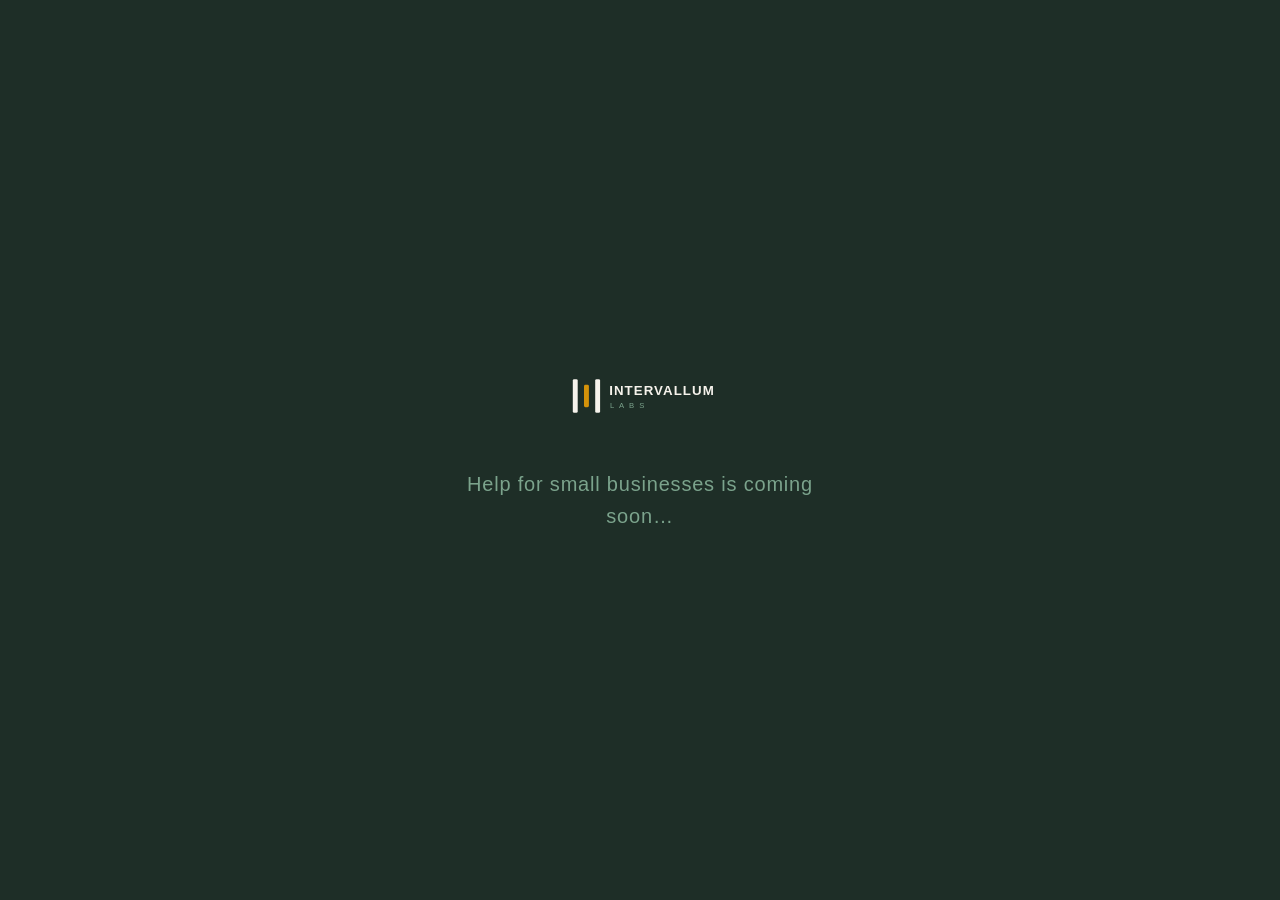
<file: index.html>
<!DOCTYPE html>
<html lang="en">
<head>
  <meta charset="UTF-8">
  <meta name="viewport" content="width=device-width, initial-scale=1.0">
  <title>Intervallum Labs — Coming Soon</title>
  <link rel="icon" href="favicon.svg" type="image/svg+xml">
  <style>
    *, *::before, *::after { box-sizing: border-box; margin: 0; padding: 0; }
    html, body {
      height: 100%;
      font-family: Arial, Helvetica, sans-serif;
      background: #1E2E27;
      color: #F6F3EC;
    }
    body {
      display: flex;
      flex-direction: column;
      align-items: center;
      justify-content: center;
      min-height: 100vh;
      text-align: center;
      padding: 24px;
    }
    .logo { margin-bottom: 40px; }
    .tagline {
      font-size: 1.25rem;
      font-weight: 400;
      color: #7BA38C;
      letter-spacing: 0.04em;
      max-width: 400px;
      line-height: 1.6;
    }
  </style>
</head>
<body>
  <div class="logo">
    <svg viewBox="-47 0 310 80" width="220" height="56" aria-label="Intervallum Labs">
      <rect x="12" y="16" width="7" height="48" fill="#F6F3EC" rx="2"/>
      <rect x="28" y="24" width="7" height="32" fill="#D4920A" rx="2"/>
      <rect x="44" y="16" width="7" height="48" fill="#F6F3EC" rx="2"/>
      <text x="64" y="38" font-family="Arial, Helvetica, sans-serif" font-size="19" font-weight="700" fill="#F6F3EC" letter-spacing="1.5">INTERVALLUM</text>
      <text x="65" y="57" font-family="Arial, Helvetica, sans-serif" font-size="11" font-weight="400" fill="#7BA38C" letter-spacing="7">LABS</text>
    </svg>
  </div>
  <p class="tagline">Help for small businesses is coming soon&hellip;</p>
</body>
</html>
</file>
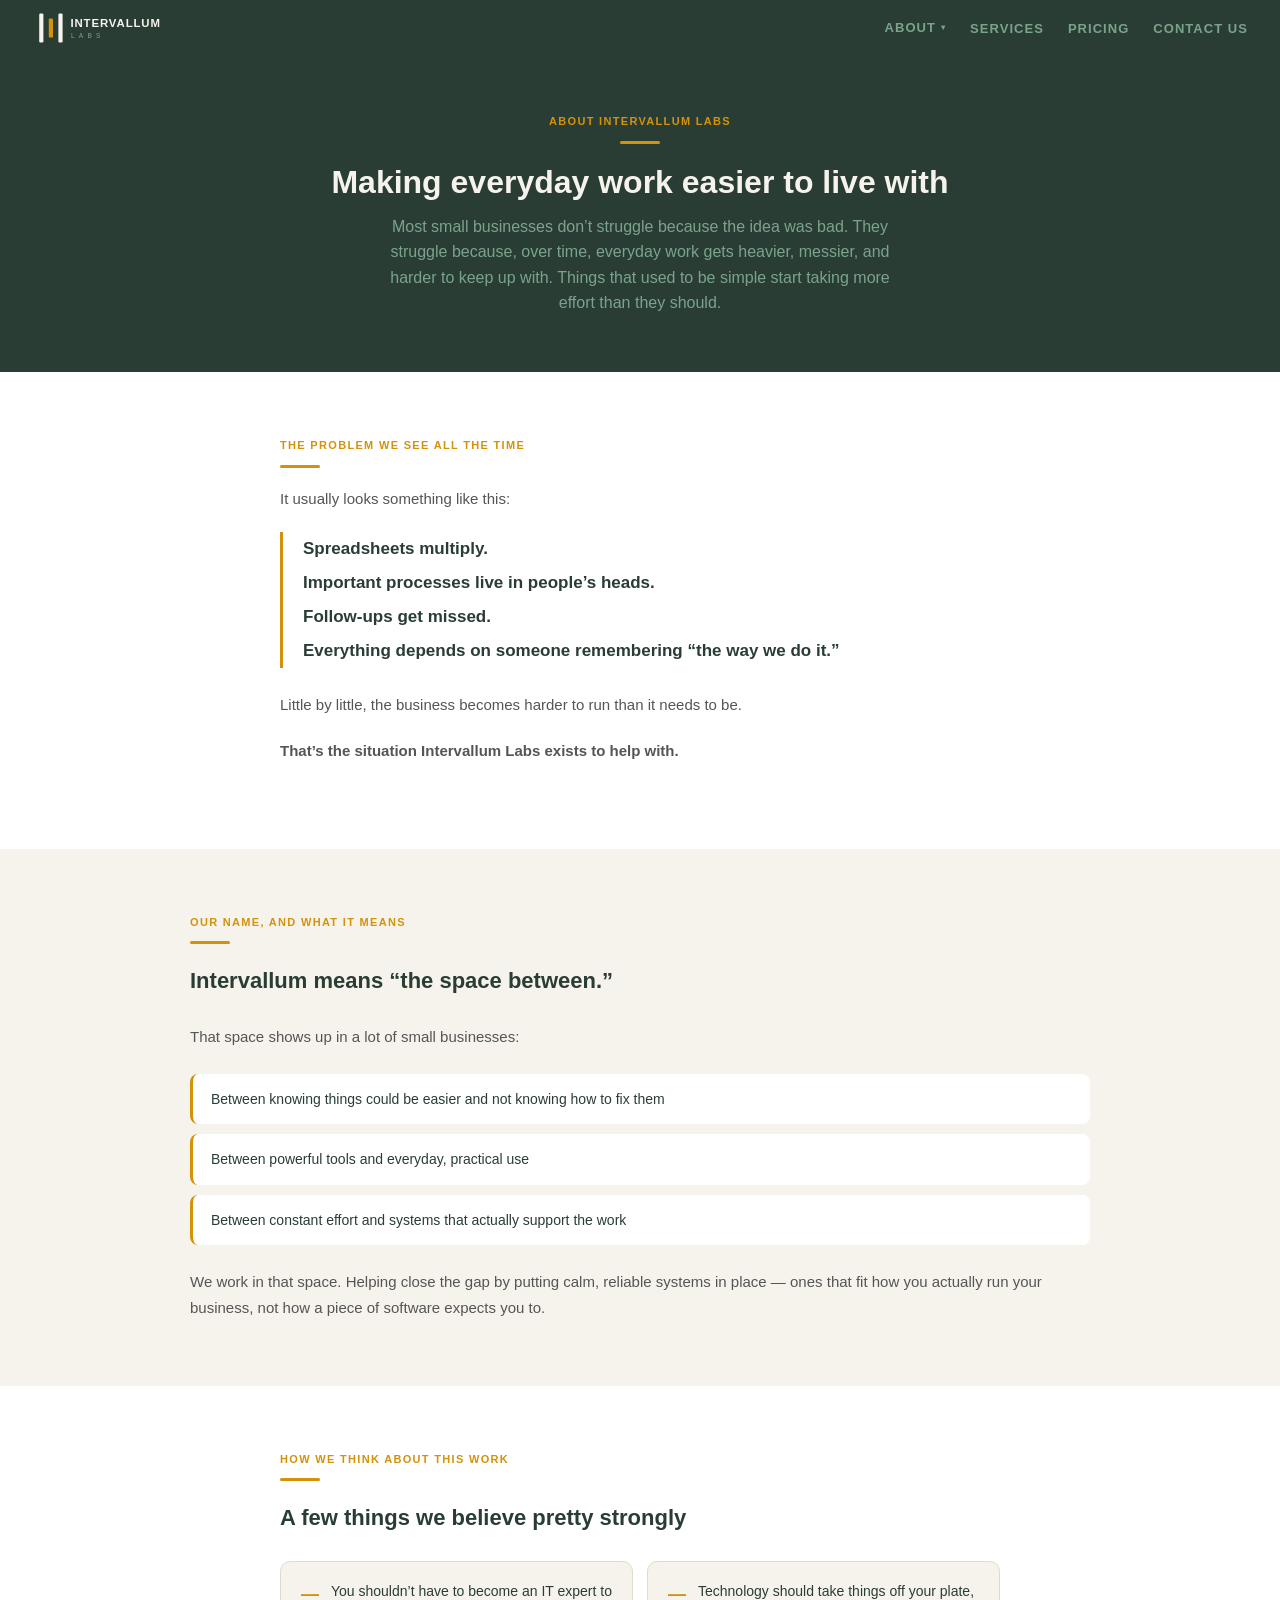
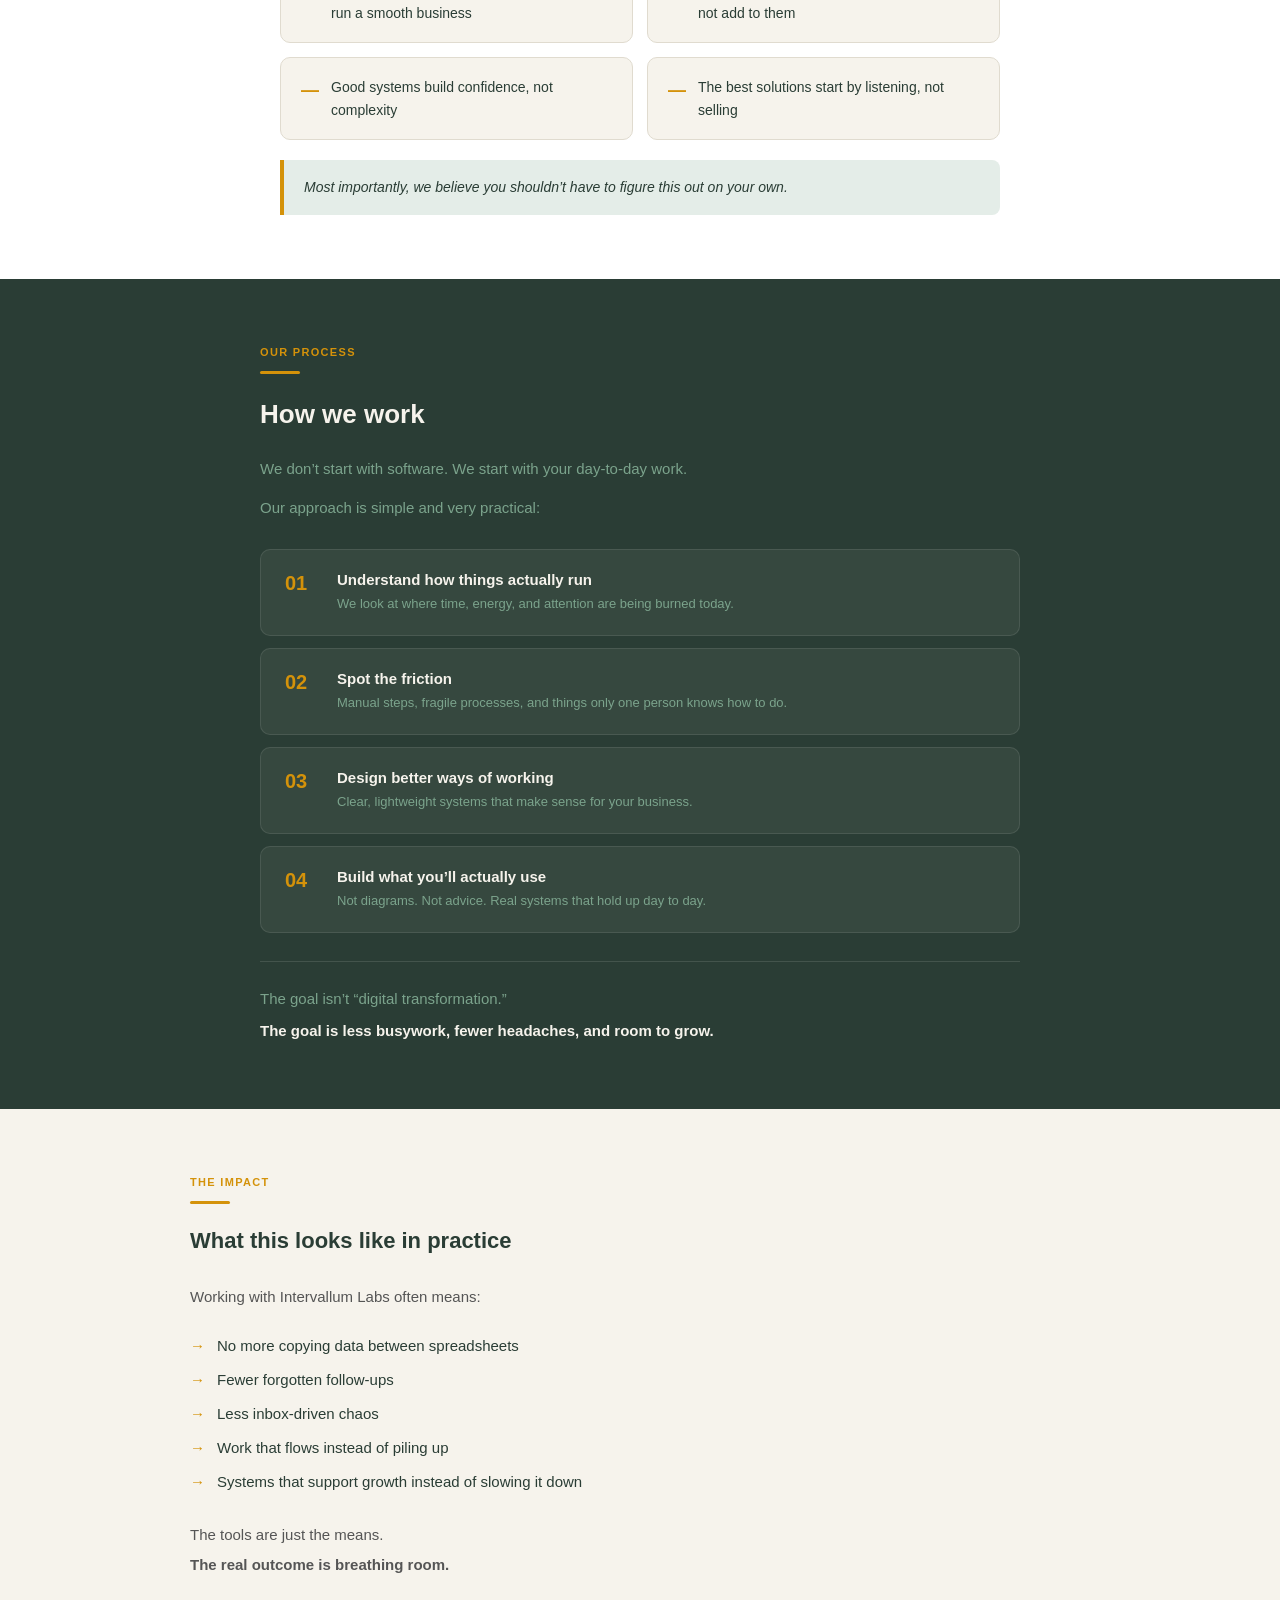
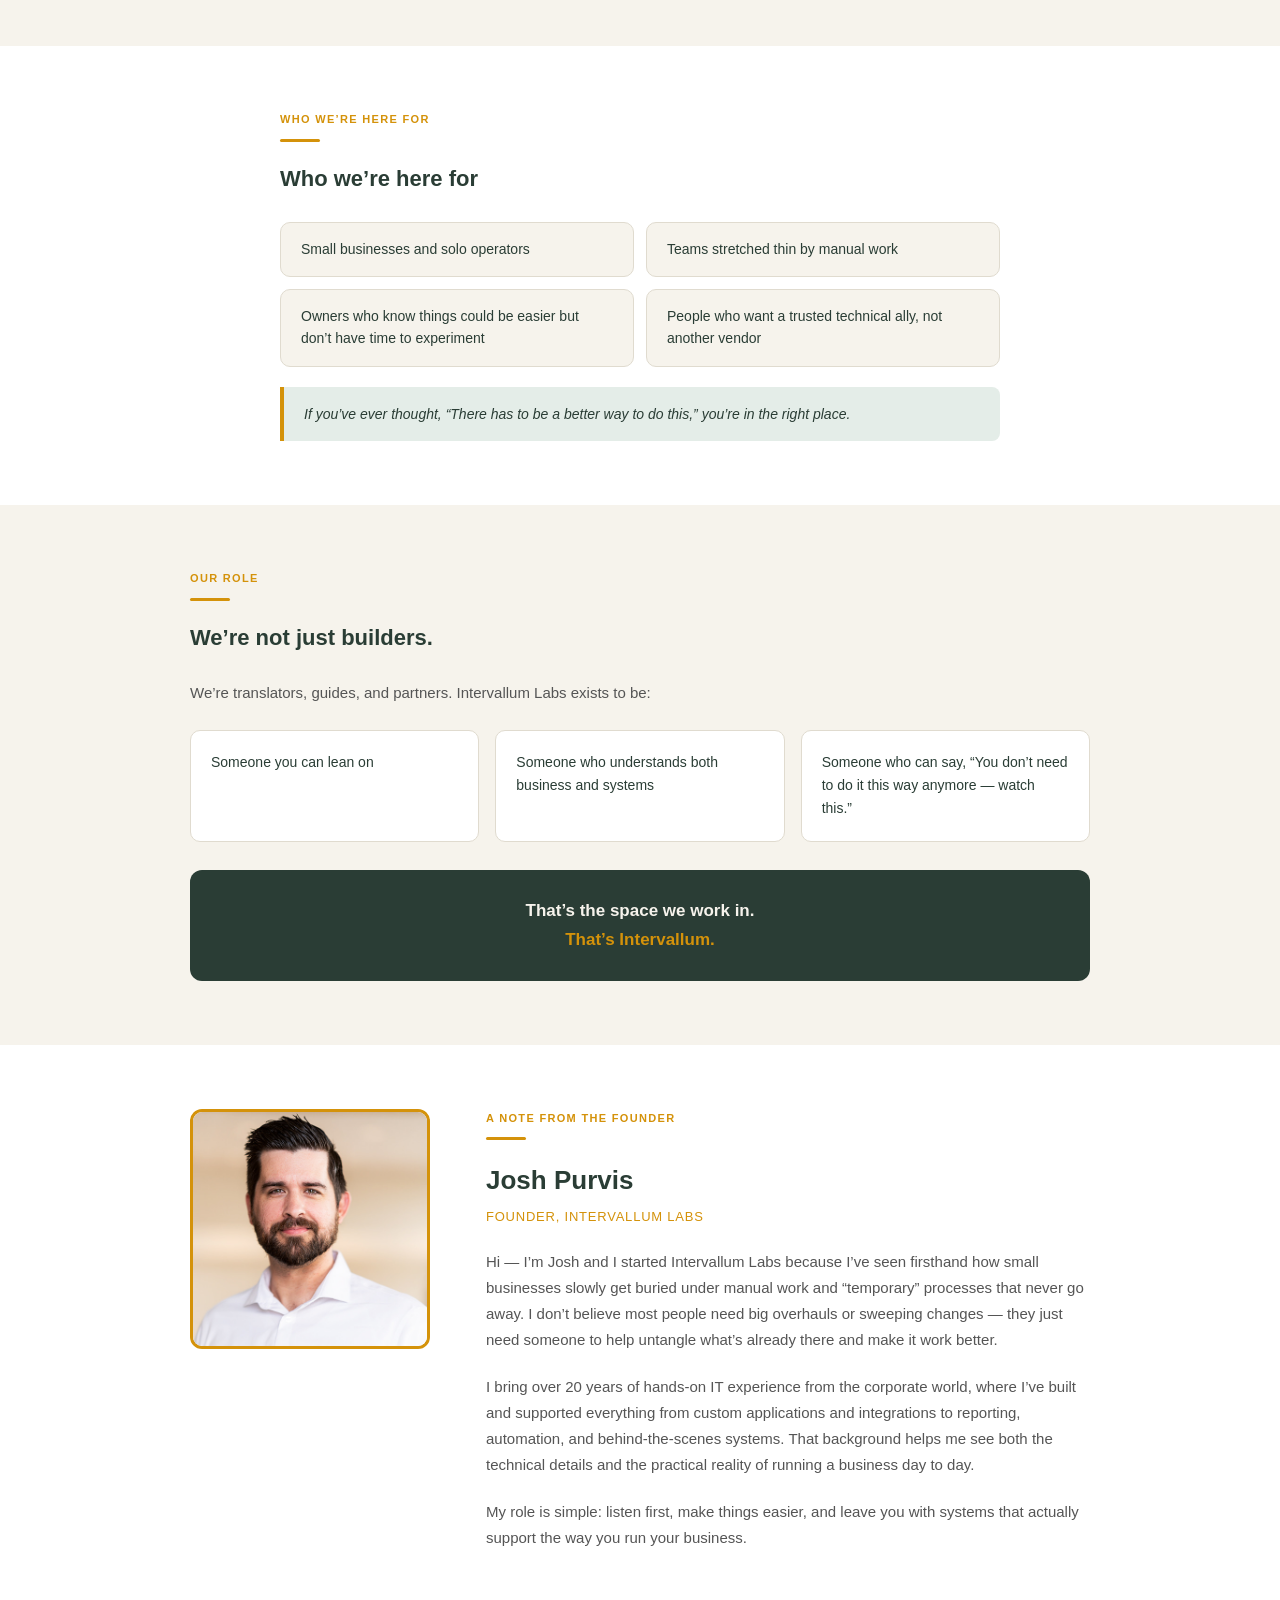
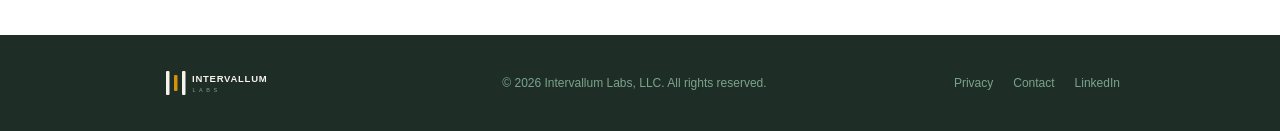
<file: about.html>
<!DOCTYPE html>
<html lang="en">
<head>
  <meta charset="UTF-8">
  <meta name="viewport" content="width=device-width, initial-scale=1.0">
  <meta name="description" content="About Intervallum Labs — turning manual chaos into growth-ready clarity. We help small businesses replace messy manual work with calm, reliable systems.">
  <title>About — Intervallum Labs</title>
  <link rel="icon" href="favicon.svg" type="image/svg+xml">
  <link rel="stylesheet" href="css/styles.css">
</head>
<body>

  <!-- NAV -->
  <nav class="nav" role="navigation" aria-label="Main navigation">
    <a href="home.html" class="nav-logo" aria-label="Intervallum Labs home">
      <svg viewBox="0 0 310 80" width="186" height="48" aria-hidden="true">
        <rect x="12" y="16" width="7" height="48" fill="#F6F3EC" rx="2"/>
        <rect x="28" y="24" width="7" height="32" fill="#D4920A" rx="2"/>
        <rect x="44" y="16" width="7" height="48" fill="#F6F3EC" rx="2"/>
        <text x="64" y="38" font-family="Arial, Helvetica, sans-serif" font-size="19" font-weight="700" fill="#F6F3EC" letter-spacing="1.5">INTERVALLUM</text>
        <text x="65" y="57" font-family="Arial, Helvetica, sans-serif" font-size="11" font-weight="400" fill="#7BA38C" letter-spacing="7">LABS</text>
      </svg>
    </a>
    <button class="nav-hamburger" aria-label="Toggle navigation menu" aria-expanded="false">
      <span></span>
      <span></span>
      <span></span>
    </button>
    <div class="nav-links-wrap">
      <ul class="nav-links">
        <li class="nav-has-dropdown">
            <span class="nav-dropdown-toggle">About <span class="nav-dropdown-caret" aria-hidden="true">&#9662;</span></span>
            <ul class="nav-dropdown-menu">
              <li><a href="about.html">About Intervallum Labs</a></li>
              <li><a href="vision.html">Our Vision &amp; Mission</a></li>
            </ul>
          </li>
        <!-- <li><a href="articles.html">Articles</a></li> -->
        <li><a href="services.html">Services</a></li>
        <li><a href="pricing.html">Pricing</a></li>
        <li><a href="contact-us.html">CONTACT US</a></li>
      </ul>
    </div>
  </nav>

  <!-- PAGE HERO -->
  <section class="page-hero">
    <span class="section-eyebrow">About Intervallum Labs</span>
    <div class="accent-line centered"></div>
    <h1>Making everyday work easier to live with</h1>
    <p>Most small businesses don&rsquo;t struggle because the idea was bad. They struggle because, over time, everyday work gets heavier, messier, and harder to keep up with. Things that used to be simple start taking more effort than they should.</p>
  </section>

  <!-- THE PROBLEM -->
  <section class="content-section">
    <div class="about-mission-inner">
      <span class="section-eyebrow">The Problem We See All The Time</span>
      <div class="accent-line"></div>
      <p>It usually looks something like this:</p>
      <ul class="about-punchy-list">
        <li>Spreadsheets multiply.</li>
        <li>Important processes live in people&rsquo;s heads.</li>
        <li>Follow&#8209;ups get missed.</li>
        <li>Everything depends on someone remembering &ldquo;the way we do it.&rdquo;</li>
      </ul>
      <p>Little by little, the business becomes harder to run than it needs to be.</p>
      <p class="about-mission-cta">That&rsquo;s the situation Intervallum Labs exists to help with.</p>
    </div>
  </section>

  <!-- THE SPACE BETWEEN -->
  <section class="about-expertise">
    <div class="about-expertise-inner">
      <span class="section-eyebrow">Our Name, And What It Means</span>
      <div class="accent-line"></div>
      <h2>Intervallum means &ldquo;the space between.&rdquo;</h2>
      <p>That space shows up in a lot of small businesses:</p>
      <div class="about-gap-list">
        <div class="about-gap-item">Between knowing things could be easier and not knowing how to fix them</div>
        <div class="about-gap-item">Between powerful tools and everyday, practical use</div>
        <div class="about-gap-item">Between constant effort and systems that actually support the work</div>
      </div>
      <p style="margin-top:24px;margin-bottom:0">We work in that space. Helping close the gap by putting calm, reliable systems in place &mdash; ones that fit how you actually run your business, not how a piece of software expects you to.</p>
    </div>
  </section>

  <!-- WHAT WE BELIEVE -->
  <section class="content-section">
    <div class="about-mission-inner">
      <span class="section-eyebrow">How We Think About This Work</span>
      <div class="accent-line"></div>
      <h2>A few things we believe pretty strongly</h2>
      <div class="beliefs-grid">
        <div class="belief-item">
          <span class="belief-check">&#8212;</span>
          <span>You shouldn&rsquo;t have to become an IT expert to run a smooth business</span>
        </div>
        <div class="belief-item">
          <span class="belief-check">&#8212;</span>
          <span>Technology should take things off your plate, not add to them</span>
        </div>
        <div class="belief-item">
          <span class="belief-check">&#8212;</span>
          <span>Good systems build confidence, not complexity</span>
        </div>
        <div class="belief-item">
          <span class="belief-check">&#8212;</span>
          <span>The best solutions start by listening, not selling</span>
        </div>
      </div>
      <div class="about-callout">
        <p>Most importantly, we believe you shouldn&rsquo;t have to figure this out on your own.</p>
      </div>
    </div>
  </section>

  <!-- HOW WE WORK -->
  <section class="about-process">
    <div class="about-process-inner">
      <span class="section-eyebrow">Our Process</span>
      <div class="accent-line"></div>
      <h2>How we work</h2>
      <p>We don&rsquo;t start with software. We start with your day&#8209;to&#8209;day work.</p>
      <p>Our approach is simple and very practical:</p>
      <div class="process-steps">
        <div class="process-step">
          <span class="step-number">01</span>
          <div class="step-content">
            <h4>Understand how things actually run</h4>
            <p>We look at where time, energy, and attention are being burned today.</p>
          </div>
        </div>
        <div class="process-step">
          <span class="step-number">02</span>
          <div class="step-content">
            <h4>Spot the friction</h4>
            <p>Manual steps, fragile processes, and things only one person knows how to do.</p>
          </div>
        </div>
        <div class="process-step">
          <span class="step-number">03</span>
          <div class="step-content">
            <h4>Design better ways of working</h4>
            <p>Clear, lightweight systems that make sense for your business.</p>
          </div>
        </div>
        <div class="process-step">
          <span class="step-number">04</span>
          <div class="step-content">
            <h4>Build what you&rsquo;ll actually use</h4>
            <p>Not diagrams. Not advice. Real systems that hold up day to day.</p>
          </div>
        </div>
      </div>
      <div class="process-closing">
        <p>The goal isn&rsquo;t &ldquo;digital transformation.&rdquo;</p>
        <p>The goal is less busywork, fewer headaches, and room to grow.</p>
      </div>
    </div>
  </section>

  <!-- WHAT THIS LOOKS LIKE -->
  <section class="about-expertise">
    <div class="about-expertise-inner">
      <span class="section-eyebrow">The Impact</span>
      <div class="accent-line"></div>
      <h2>What this looks like in practice</h2>
      <p>Working with Intervallum Labs often means:</p>
      <ul class="outcome-list">
        <li>No more copying data between spreadsheets</li>
        <li>Fewer forgotten follow&#8209;ups</li>
        <li>Less inbox&#8209;driven chaos</li>
        <li>Work that flows instead of piling up</li>
        <li>Systems that support growth instead of slowing it down</li>
      </ul>
      <div class="about-practice-closing">
        <p>The tools are just the means.</p>
        <p class="practice-highlight">The real outcome is breathing room.</p>
      </div>
    </div>
  </section>

  <!-- WHO WE'RE FOR -->
  <section class="content-section">
    <div class="about-mission-inner">
      <span class="section-eyebrow">Who We&rsquo;re Here For</span>
      <div class="accent-line"></div>
      <h2>Who we&rsquo;re here for</h2>
      <div class="audience-grid">
        <div class="audience-item">Small businesses and solo operators</div>
        <div class="audience-item">Teams stretched thin by manual work</div>
        <div class="audience-item">Owners who know things could be easier but don&rsquo;t have time to experiment</div>
        <div class="audience-item">People who want a trusted technical ally, not another vendor</div>
      </div>
      <div class="about-callout">
        <p>If you&rsquo;ve ever thought, &ldquo;There has to be a better way to do this,&rdquo; you&rsquo;re in the right place.</p>
      </div>
    </div>
  </section>

  <!-- OUR ROLE -->
  <section class="about-expertise">
    <div class="about-expertise-inner">
      <span class="section-eyebrow">Our Role</span>
      <div class="accent-line"></div>
      <h2>We&rsquo;re not just builders.</h2>
      <p>We&rsquo;re translators, guides, and partners. Intervallum Labs exists to be:</p>
      <div class="role-items">
        <div class="role-item">
          <p>Someone you can lean on</p>
        </div>
        <div class="role-item">
          <p>Someone who understands both business and systems</p>
        </div>
        <div class="role-item">
          <p>Someone who can say, &ldquo;You don&rsquo;t need to do it this way anymore &mdash; watch this.&rdquo;</p>
        </div>
      </div>
      <div class="about-closing-quote">
        <p>That&rsquo;s the space we work in.</p>
        <p>That&rsquo;s Intervallum.</p>
      </div>
    </div>
  </section>

  <!-- WHO'S BEHIND THIS -->
  <section class="content-section">
    <div class="about-full-inner">
      <div class="about-full-photo">
        <img
          src="images/josh.jpg"
          alt="Josh, Founder of Intervallum Labs"
          data-fallback
          onerror="this.style.display='none';this.nextElementSibling.style.display='flex'"
        >
        <div class="photo-placeholder" style="display:none" aria-hidden="true">J</div>
      </div>
      <div class="about-full-text">
        <span class="section-eyebrow">A Note From The Founder</span>
        <div class="accent-line"></div>
        <p class="about-name">Josh Purvis</p>
        <p class="about-role">Founder, Intervallum Labs</p>
        <p>Hi &mdash; I&rsquo;m Josh and I started Intervallum Labs because I&rsquo;ve seen firsthand how small businesses slowly get buried under manual work and &ldquo;temporary&rdquo; processes that never go away. I don&rsquo;t believe most people need big overhauls or sweeping changes &mdash; they just need someone to help untangle what&rsquo;s already there and make it work better.</p>
        <p>I bring over 20 years of hands&#8209;on IT experience from the corporate world, where I&rsquo;ve built and supported everything from custom applications and integrations to reporting, automation, and behind&#8209;the&#8209;scenes systems. That background helps me see both the technical details and the practical reality of running a business day to day.</p>
        <p>My role is simple: listen first, make things easier, and leave you with systems that actually support the way you run your business.</p>
      </div>
    </div>
  </section>

  <!-- FOOTER -->
  <footer class="footer">
    <div class="footer-inner">
      <a href="home.html" class="nav-logo" aria-label="Intervallum Labs home">
        <svg viewBox="0 0 310 80" width="155" height="40" aria-hidden="true">
          <rect x="12" y="16" width="7" height="48" fill="#F6F3EC" rx="2"/>
          <rect x="28" y="24" width="7" height="32" fill="#D4920A" rx="2"/>
          <rect x="44" y="16" width="7" height="48" fill="#F6F3EC" rx="2"/>
          <text x="64" y="38" font-family="Arial, Helvetica, sans-serif" font-size="19" font-weight="700" fill="#F6F3EC" letter-spacing="1.5">INTERVALLUM</text>
          <text x="65" y="57" font-family="Arial, Helvetica, sans-serif" font-size="11" font-weight="400" fill="#7BA38C" letter-spacing="7">LABS</text>
        </svg>
      </a>
      <p class="footer-copy">&#169; 2026 Intervallum Labs, LLC. All rights reserved.</p>
      <nav class="footer-links" aria-label="Footer links">
        <a href="#">Privacy</a>
        <a href="contact-us.html">Contact</a>
        <a href="https://linkedin.com" target="_blank" rel="noopener noreferrer">LinkedIn</a>
      </nav>
    </div>
  </footer>

  <script src="js/main.js"></script>
</body>
</html>
</file>
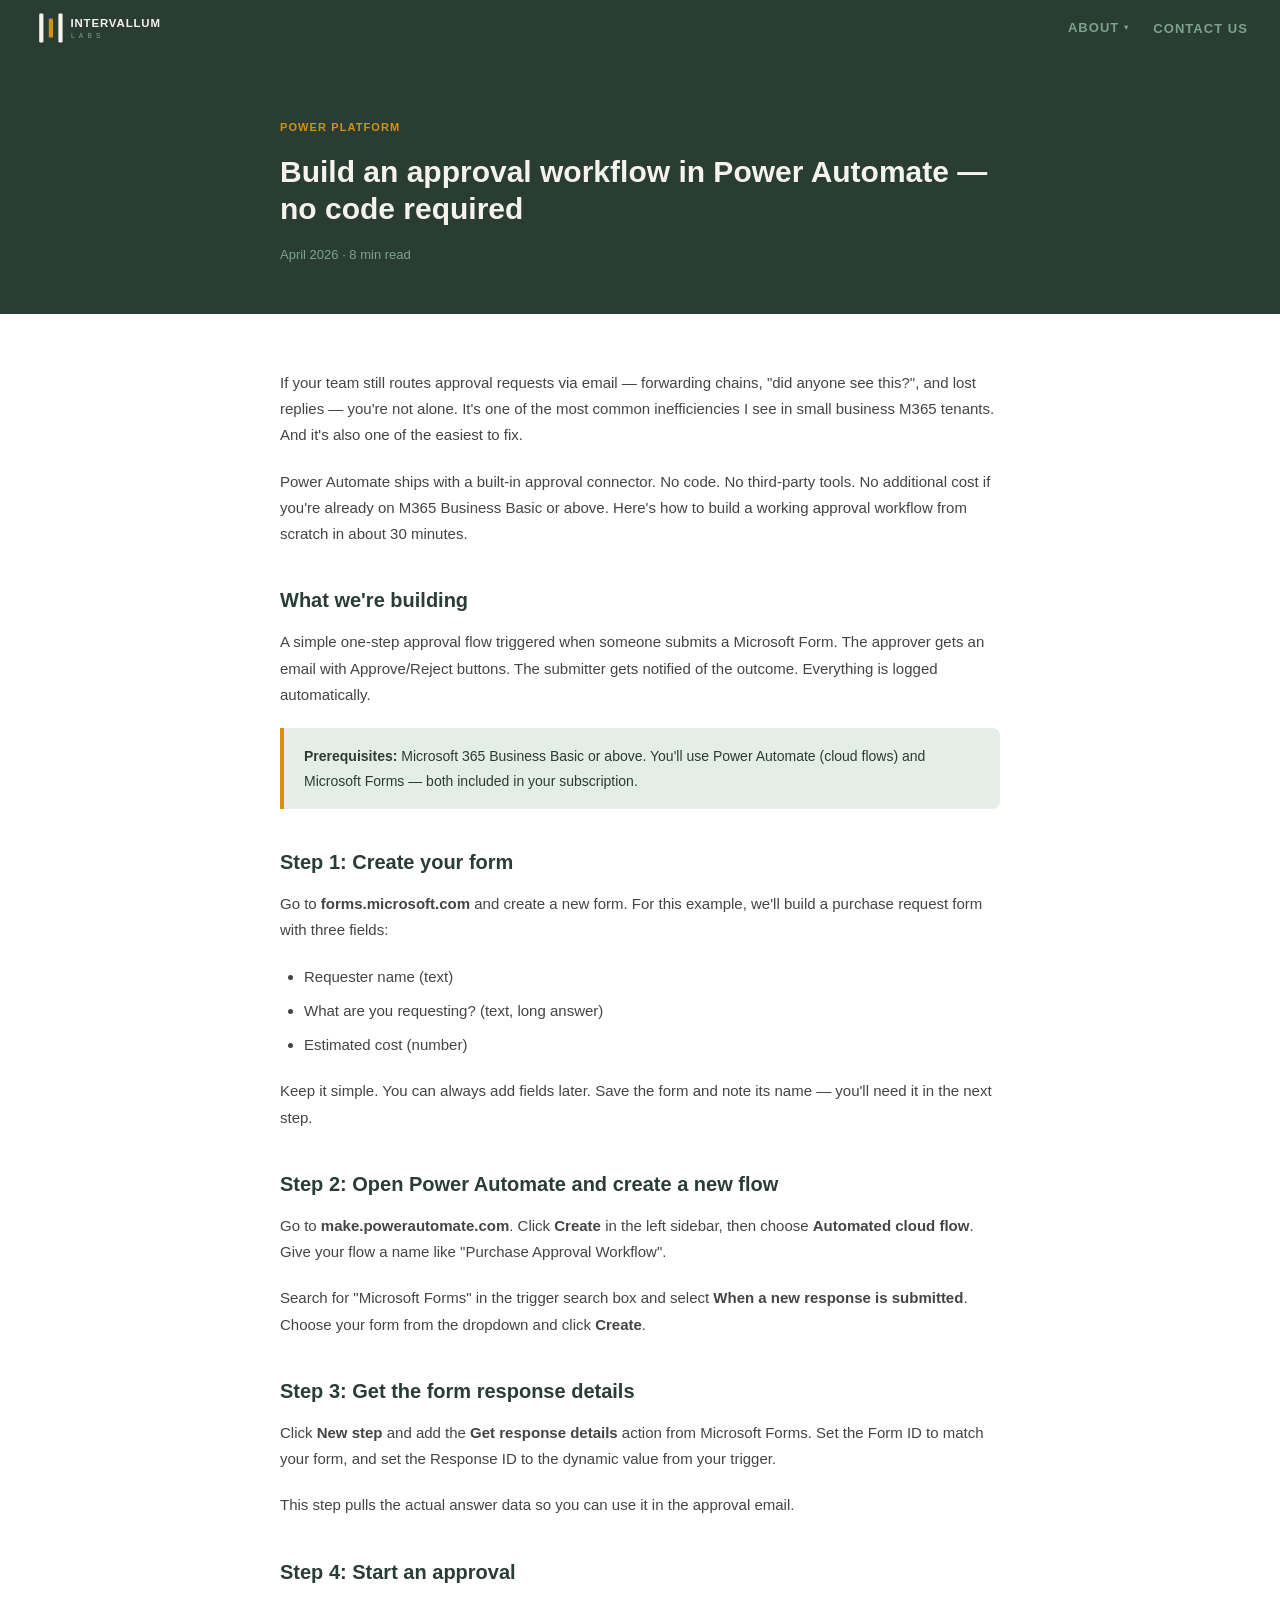
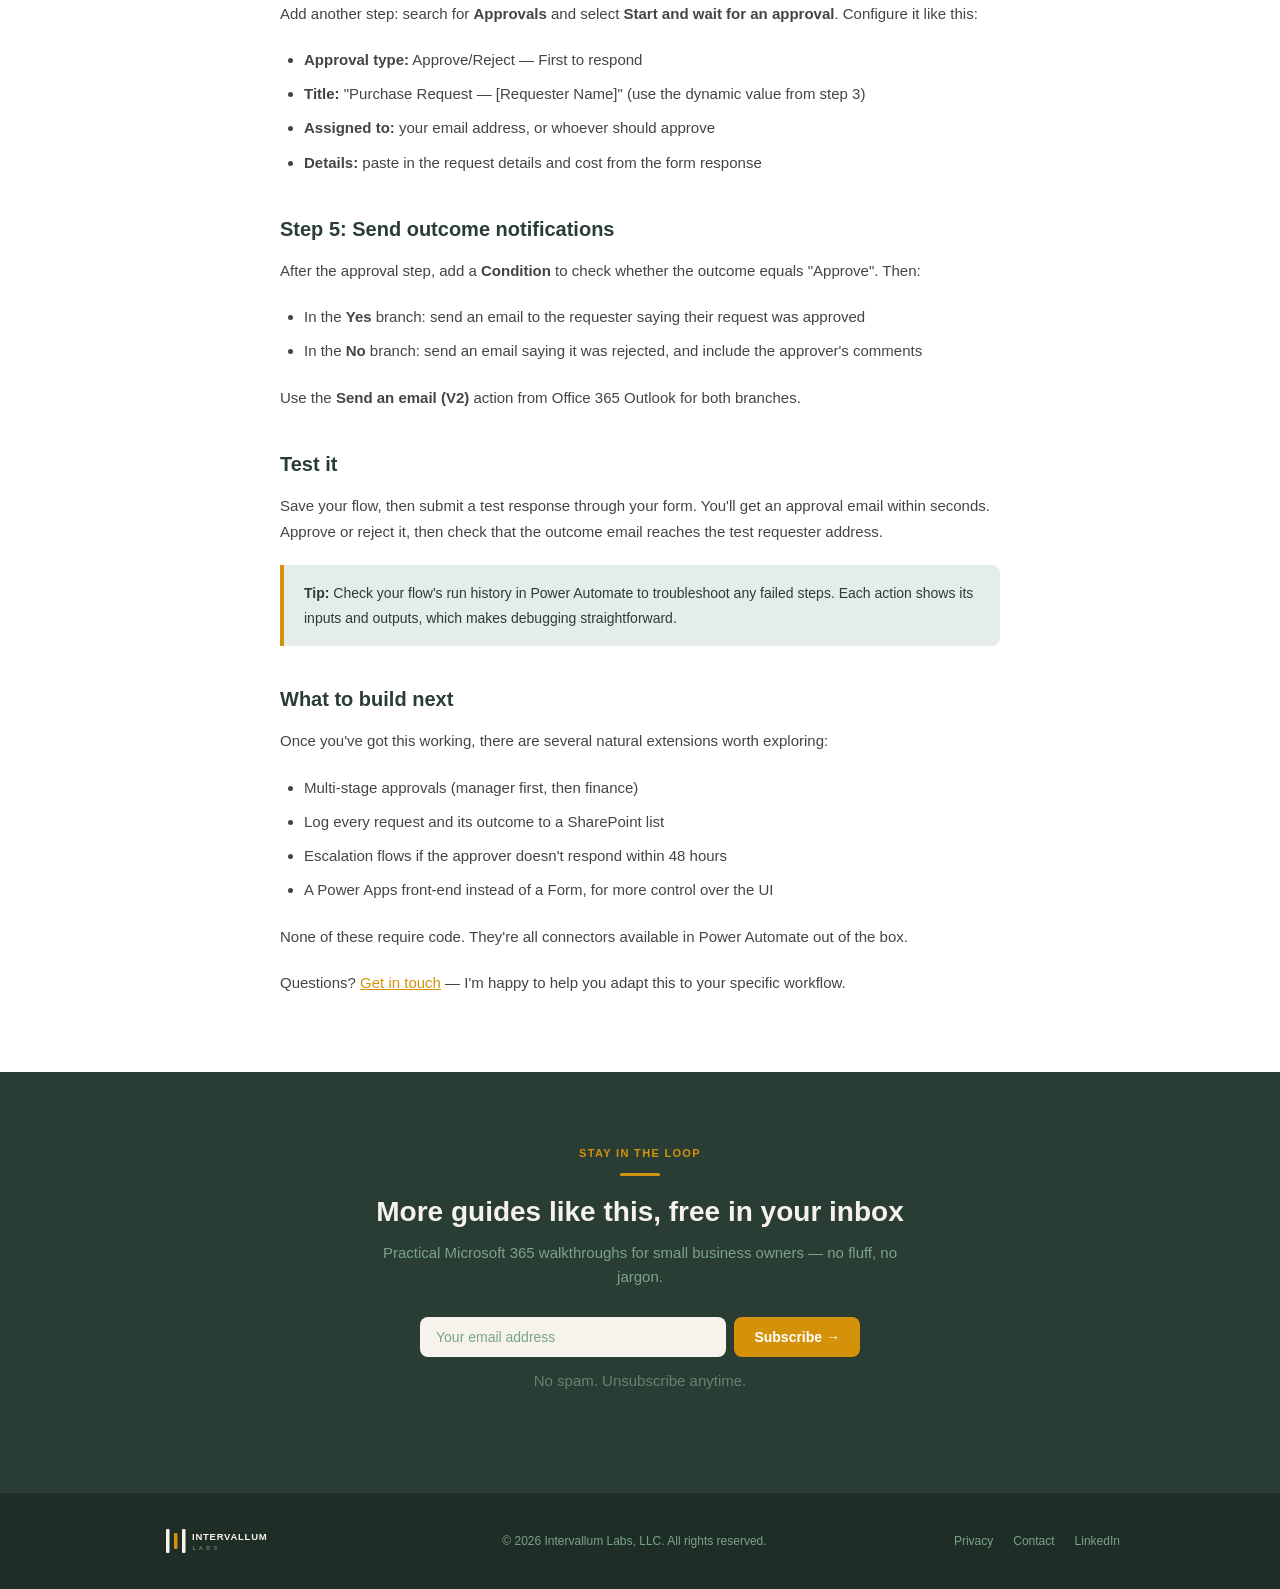
<file: article-template.html>
<!DOCTYPE html>
<html lang="en">
<head>
  <meta charset="UTF-8">
  <meta name="viewport" content="width=device-width, initial-scale=1.0">
  <meta name="description" content="Build an approval workflow in Power Automate — no code required. A practical step-by-step guide from Intervallum Labs.">
  <title>Build an approval workflow in Power Automate — Intervallum Labs</title>
  <link rel="icon" href="favicon.svg" type="image/svg+xml">
  <link rel="stylesheet" href="css/styles.css">
</head>
<body>

  <!-- NAV -->
  <nav class="nav" role="navigation" aria-label="Main navigation">
    <a href="home.html" class="nav-logo" aria-label="Intervallum Labs home">
      <svg viewBox="0 0 310 80" width="186" height="48" aria-hidden="true">
        <rect x="12" y="16" width="7" height="48" fill="#F6F3EC" rx="2"/>
        <rect x="28" y="24" width="7" height="32" fill="#D4920A" rx="2"/>
        <rect x="44" y="16" width="7" height="48" fill="#F6F3EC" rx="2"/>
        <text x="64" y="38" font-family="Arial, Helvetica, sans-serif" font-size="19" font-weight="700" fill="#F6F3EC" letter-spacing="1.5">INTERVALLUM</text>
        <text x="65" y="57" font-family="Arial, Helvetica, sans-serif" font-size="11" font-weight="400" fill="#7BA38C" letter-spacing="7">LABS</text>
      </svg>
    </a>
    <button class="nav-hamburger" aria-label="Toggle navigation menu" aria-expanded="false">
      <span></span>
      <span></span>
      <span></span>
    </button>
    <div class="nav-links-wrap">
      <ul class="nav-links">
        <li class="nav-has-dropdown">
            <span class="nav-dropdown-toggle">About <span class="nav-dropdown-caret" aria-hidden="true">&#9662;</span></span>
            <ul class="nav-dropdown-menu">
              <li><a href="about.html">About Intervallum Labs</a></li>
              <li><a href="vision.html">Our Vision &amp; Mission</a></li>
            </ul>
          </li>
        <!-- <li><a href="articles.html">Articles</a></li> -->
        <li><a href="contact-us.html">CONTACT US</a></li>
      </ul>
    </div>
  </nav>

  <!-- ARTICLE HERO -->
  <section class="article-hero">
    <div class="article-hero-inner">
      <span class="article-tag">Power Platform</span>
      <h1>Build an approval workflow in Power Automate — no code required</h1>
      <p class="article-meta">April 2026 &middot; 8 min read</p>
    </div>
  </section>

  <!-- ARTICLE BODY -->
  <section class="article-body">
    <div class="article-body-inner">

      <p>If your team still routes approval requests via email — forwarding chains, "did anyone see this?", and lost replies — you're not alone. It's one of the most common inefficiencies I see in small business M365 tenants. And it's also one of the easiest to fix.</p>

      <p>Power Automate ships with a built-in approval connector. No code. No third-party tools. No additional cost if you're already on M365 Business Basic or above. Here's how to build a working approval workflow from scratch in about 30 minutes.</p>

      <h2>What we're building</h2>

      <p>A simple one-step approval flow triggered when someone submits a Microsoft Form. The approver gets an email with Approve/Reject buttons. The submitter gets notified of the outcome. Everything is logged automatically.</p>

      <div class="callout">
        <p><strong>Prerequisites:</strong> Microsoft 365 Business Basic or above. You'll use Power Automate (cloud flows) and Microsoft Forms — both included in your subscription.</p>
      </div>

      <h2>Step 1: Create your form</h2>

      <p>Go to <strong>forms.microsoft.com</strong> and create a new form. For this example, we'll build a purchase request form with three fields:</p>

      <ul>
        <li>Requester name (text)</li>
        <li>What are you requesting? (text, long answer)</li>
        <li>Estimated cost (number)</li>
      </ul>

      <p>Keep it simple. You can always add fields later. Save the form and note its name — you'll need it in the next step.</p>

      <h2>Step 2: Open Power Automate and create a new flow</h2>

      <p>Go to <strong>make.powerautomate.com</strong>. Click <strong>Create</strong> in the left sidebar, then choose <strong>Automated cloud flow</strong>. Give your flow a name like "Purchase Approval Workflow".</p>

      <p>Search for "Microsoft Forms" in the trigger search box and select <strong>When a new response is submitted</strong>. Choose your form from the dropdown and click <strong>Create</strong>.</p>

      <h2>Step 3: Get the form response details</h2>

      <p>Click <strong>New step</strong> and add the <strong>Get response details</strong> action from Microsoft Forms. Set the Form ID to match your form, and set the Response ID to the dynamic value from your trigger.</p>

      <p>This step pulls the actual answer data so you can use it in the approval email.</p>

      <h2>Step 4: Start an approval</h2>

      <p>Add another step: search for <strong>Approvals</strong> and select <strong>Start and wait for an approval</strong>. Configure it like this:</p>

      <ul>
        <li><strong>Approval type:</strong> Approve/Reject — First to respond</li>
        <li><strong>Title:</strong> "Purchase Request — [Requester Name]" (use the dynamic value from step 3)</li>
        <li><strong>Assigned to:</strong> your email address, or whoever should approve</li>
        <li><strong>Details:</strong> paste in the request details and cost from the form response</li>
      </ul>

      <h2>Step 5: Send outcome notifications</h2>

      <p>After the approval step, add a <strong>Condition</strong> to check whether the outcome equals "Approve". Then:</p>

      <ul>
        <li>In the <strong>Yes</strong> branch: send an email to the requester saying their request was approved</li>
        <li>In the <strong>No</strong> branch: send an email saying it was rejected, and include the approver's comments</li>
      </ul>

      <p>Use the <strong>Send an email (V2)</strong> action from Office 365 Outlook for both branches.</p>

      <h2>Test it</h2>

      <p>Save your flow, then submit a test response through your form. You'll get an approval email within seconds. Approve or reject it, then check that the outcome email reaches the test requester address.</p>

      <div class="callout">
        <p><strong>Tip:</strong> Check your flow's run history in Power Automate to troubleshoot any failed steps. Each action shows its inputs and outputs, which makes debugging straightforward.</p>
      </div>

      <h2>What to build next</h2>

      <p>Once you've got this working, there are several natural extensions worth exploring:</p>

      <ul>
        <li>Multi-stage approvals (manager first, then finance)</li>
        <li>Log every request and its outcome to a SharePoint list</li>
        <li>Escalation flows if the approver doesn't respond within 48 hours</li>
        <li>A Power Apps front-end instead of a Form, for more control over the UI</li>
      </ul>

      <p>None of these require code. They're all connectors available in Power Automate out of the box.</p>

      <p>Questions? <a href="contact-us.html">Get in touch</a> — I'm happy to help you adapt this to your specific workflow.</p>

    </div>
  </section>

  <!-- NEWSLETTER -->
  <section class="newsletter-section" id="newsletter">
    <div class="newsletter-inner">
      <span class="section-eyebrow">Stay in the Loop</span>
      <div class="accent-line centered"></div>
      <h2>More guides like this, free in your inbox</h2>
      <p>Practical Microsoft 365 walkthroughs for small business owners — no fluff, no jargon.</p>
      <form class="newsletter-form" action="#" method="post" novalidate>
        <input type="email" name="email" placeholder="Your email address" required aria-label="Email address">
        <button type="submit">Subscribe →</button>
      </form>
      <p class="newsletter-fine">No spam. Unsubscribe anytime.</p>
    </div>
  </section>

  <!-- FOOTER -->
  <footer class="footer">
    <div class="footer-inner">
      <a href="home.html" class="nav-logo" aria-label="Intervallum Labs home">
        <svg viewBox="0 0 310 80" width="155" height="40" aria-hidden="true">
          <rect x="12" y="16" width="7" height="48" fill="#F6F3EC" rx="2"/>
          <rect x="28" y="24" width="7" height="32" fill="#D4920A" rx="2"/>
          <rect x="44" y="16" width="7" height="48" fill="#F6F3EC" rx="2"/>
          <text x="64" y="38" font-family="Arial, Helvetica, sans-serif" font-size="19" font-weight="700" fill="#F6F3EC" letter-spacing="1.5">INTERVALLUM</text>
          <text x="65" y="57" font-family="Arial, Helvetica, sans-serif" font-size="11" font-weight="400" fill="#7BA38C" letter-spacing="7">LABS</text>
        </svg>
      </a>
      <p class="footer-copy">© 2026 Intervallum Labs, LLC. All rights reserved.</p>
      <nav class="footer-links" aria-label="Footer links">
        <a href="#">Privacy</a>
        <a href="contact-us.html">Contact</a>
        <a href="https://linkedin.com" target="_blank" rel="noopener noreferrer">LinkedIn</a>
      </nav>
    </div>
  </footer>

  <script src="js/main.js"></script>
</body>
</html>
</file>
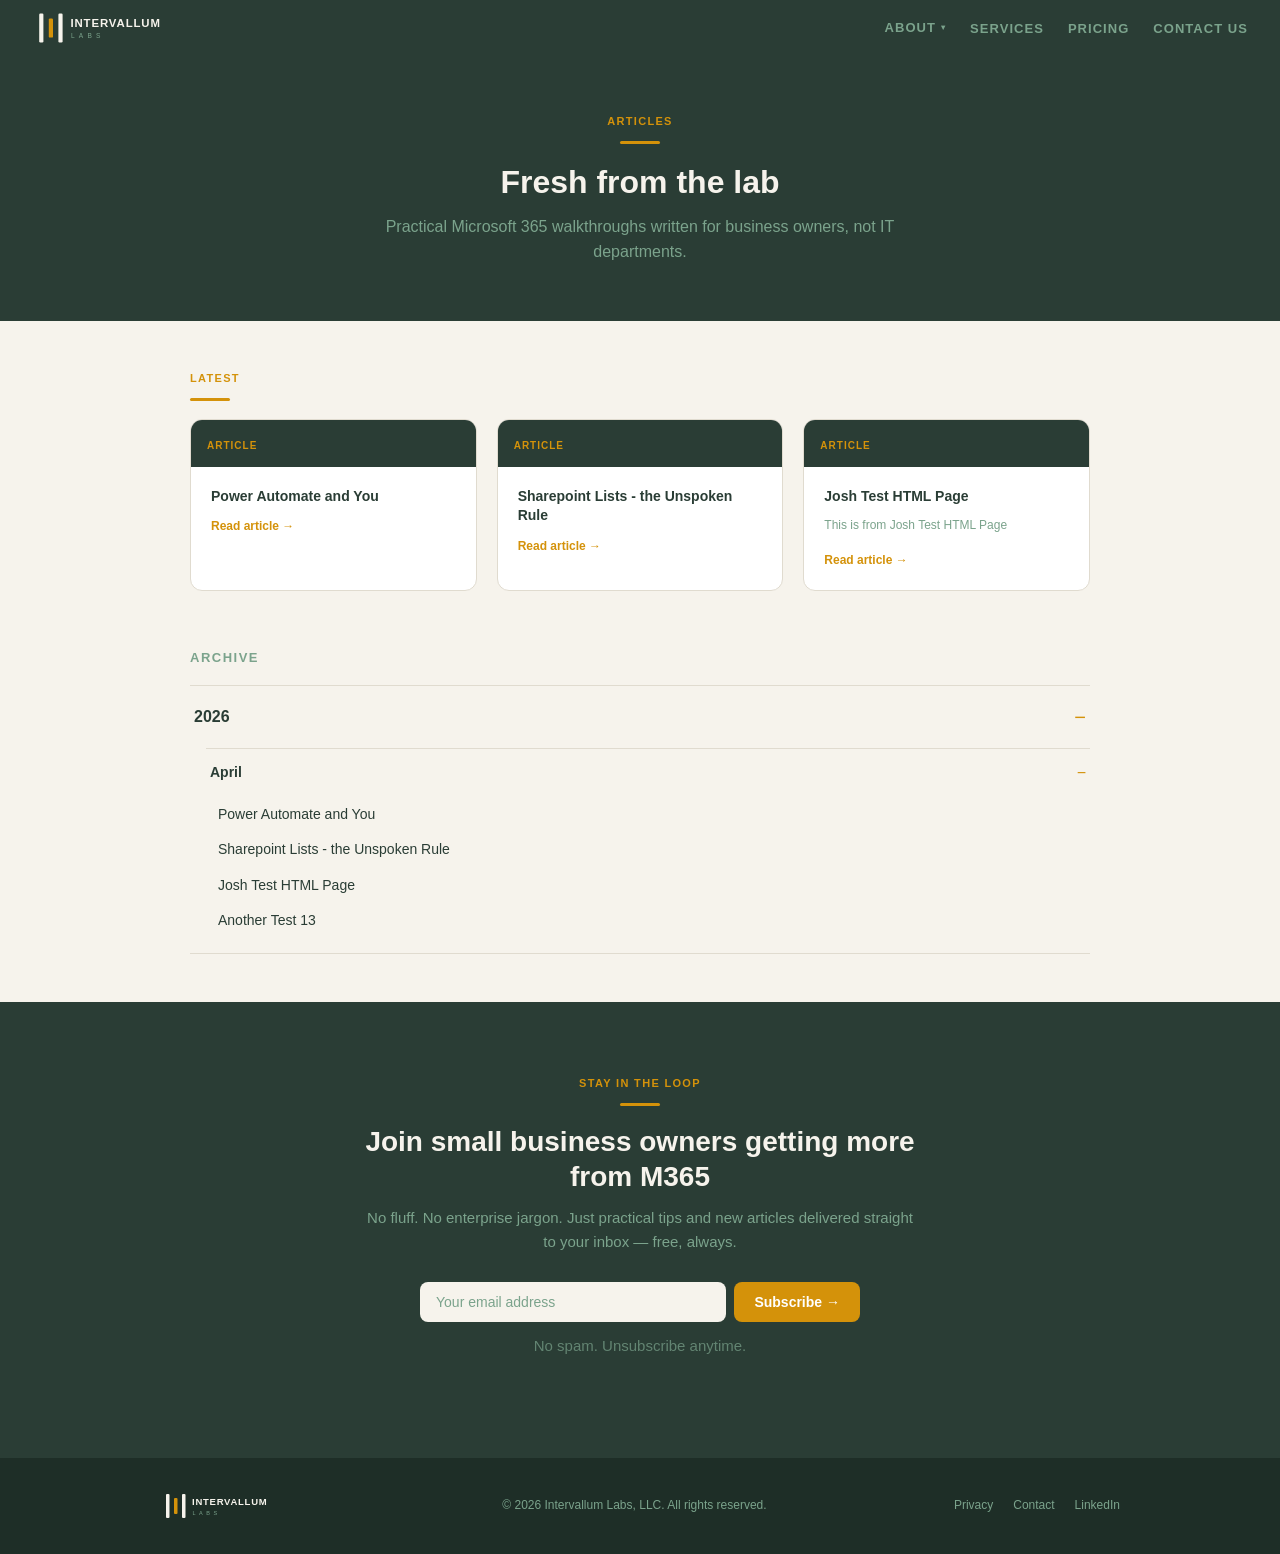
<file: articles.html>
<!DOCTYPE html>
<html lang="en">
<head>
  <meta charset="UTF-8">
  <meta name="viewport" content="width=device-width, initial-scale=1.0">
  <meta name="description" content="Practical Microsoft 365 articles and guides for small business owners — Power Platform, Copilot, SharePoint, Teams, and more.">
  <title>Articles — Intervallum Labs</title>
  <link rel="icon" href="favicon.svg" type="image/svg+xml">
  <link rel="stylesheet" href="css/styles.css">
</head>
<body>

  <!-- NAV -->
  <nav class="nav" role="navigation" aria-label="Main navigation">
    <a href="home.html" class="nav-logo" aria-label="Intervallum Labs home">
      <svg viewBox="0 0 310 80" width="186" height="48" aria-hidden="true">
        <rect x="12" y="16" width="7" height="48" fill="#F6F3EC" rx="2"/>
        <rect x="28" y="24" width="7" height="32" fill="#D4920A" rx="2"/>
        <rect x="44" y="16" width="7" height="48" fill="#F6F3EC" rx="2"/>
        <text x="64" y="38" font-family="Arial, Helvetica, sans-serif" font-size="19" font-weight="700" fill="#F6F3EC" letter-spacing="1.5">INTERVALLUM</text>
        <text x="65" y="57" font-family="Arial, Helvetica, sans-serif" font-size="11" font-weight="400" fill="#7BA38C" letter-spacing="7">LABS</text>
      </svg>
    </a>
    <button class="nav-hamburger" aria-label="Toggle navigation menu" aria-expanded="false">
      <span></span>
      <span></span>
      <span></span>
    </button>
    <div class="nav-links-wrap">
      <ul class="nav-links">
        <li class="nav-has-dropdown">
            <span class="nav-dropdown-toggle">About <span class="nav-dropdown-caret" aria-hidden="true">&#9662;</span></span>
            <ul class="nav-dropdown-menu">
              <li><a href="about.html">About Intervallum Labs</a></li>
              <li><a href="vision.html">Our Vision &amp; Mission</a></li>
            </ul>
          </li>
        <!-- <li><a href="articles.html">Articles</a></li> -->
        <li><a href="services.html">Services</a></li>
        <li><a href="pricing.html">Pricing</a></li>
        <li><a href="contact-us.html">CONTACT US</a></li>
      </ul>
    </div>
  </nav>

  <!-- PAGE HERO -->
  <section class="page-hero">
    <span class="section-eyebrow">Articles</span>
    <div class="accent-line centered"></div>
    <h1>Fresh from the lab</h1>
    <p>Practical Microsoft 365 walkthroughs written for business owners, not IT departments.</p>
  </section>

  <!-- ARTICLES INDEX -->
  <section class="articles-page-section">
    <div class="articles-page-inner">

      <span class="section-eyebrow">Latest</span>
      <div class="accent-line"></div>
      <div class="articles-grid" id="latest-articles-grid">
        <!-- populated by js/main.js from articles/index.json -->
      </div>

      <div class="archive-section" id="articles-archive">
        <!-- populated by js/main.js from articles/index.json -->
      </div>

    </div>
  </section>

  <!-- NEWSLETTER -->
  <section class="newsletter-section" id="newsletter">
    <div class="newsletter-inner">
      <span class="section-eyebrow">Stay in the Loop</span>
      <div class="accent-line centered"></div>
      <h2>Join small business owners getting more from M365</h2>
      <p>No fluff. No enterprise jargon. Just practical tips and new articles delivered straight to your inbox — free, always.</p>
      <form class="newsletter-form" action="#" method="post" novalidate>
        <input type="email" name="email" placeholder="Your email address" required aria-label="Email address">
        <button type="submit">Subscribe →</button>
      </form>
      <p class="newsletter-fine">No spam. Unsubscribe anytime.</p>
    </div>
  </section>

  <!-- FOOTER -->
  <footer class="footer">
    <div class="footer-inner">
      <a href="home.html" class="nav-logo" aria-label="Intervallum Labs home">
        <svg viewBox="0 0 310 80" width="155" height="40" aria-hidden="true">
          <rect x="12" y="16" width="7" height="48" fill="#F6F3EC" rx="2"/>
          <rect x="28" y="24" width="7" height="32" fill="#D4920A" rx="2"/>
          <rect x="44" y="16" width="7" height="48" fill="#F6F3EC" rx="2"/>
          <text x="64" y="38" font-family="Arial, Helvetica, sans-serif" font-size="19" font-weight="700" fill="#F6F3EC" letter-spacing="1.5">INTERVALLUM</text>
          <text x="65" y="57" font-family="Arial, Helvetica, sans-serif" font-size="11" font-weight="400" fill="#7BA38C" letter-spacing="7">LABS</text>
        </svg>
      </a>
      <p class="footer-copy">© 2026 Intervallum Labs, LLC. All rights reserved.</p>
      <nav class="footer-links" aria-label="Footer links">
        <a href="#">Privacy</a>
        <a href="contact-us.html">Contact</a>
        <a href="https://linkedin.com" target="_blank" rel="noopener noreferrer">LinkedIn</a>
      </nav>
    </div>
  </footer>

  <script src="js/main.js"></script>
</body>
</html>
</file>
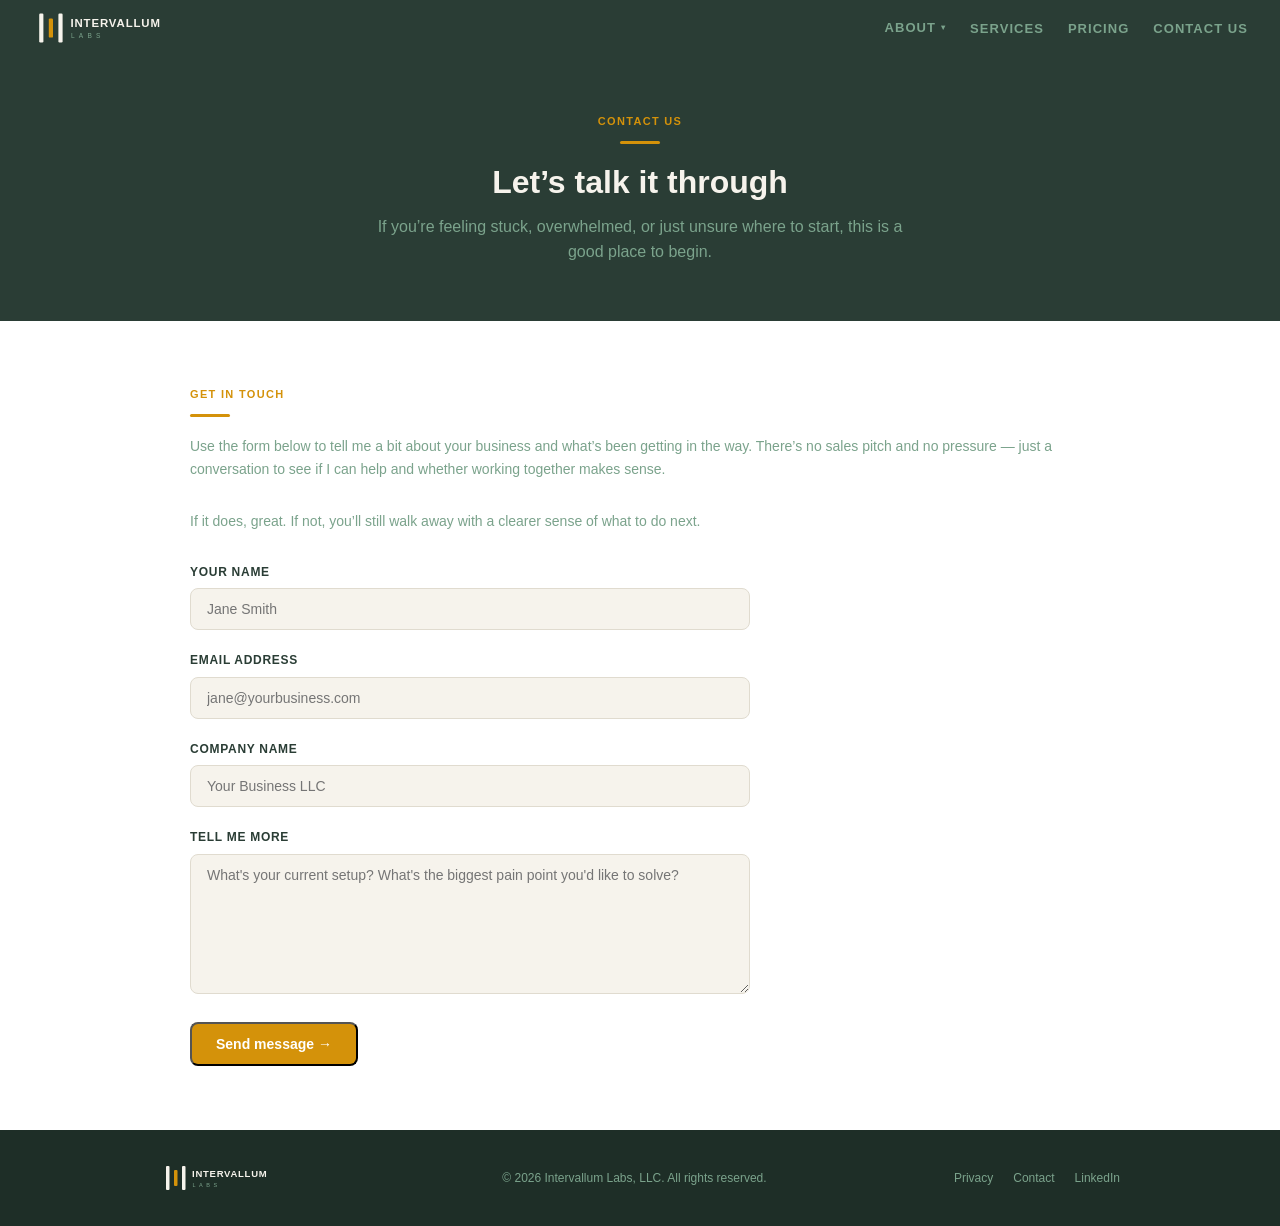
<file: contact-us.html>
<!DOCTYPE html>
<html lang="en">
<head>
  <meta charset="UTF-8">
  <meta name="viewport" content="width=device-width, initial-scale=1.0">
  <meta name="description" content="Contact Intervallum Labs — tell us a bit about your business and what's been getting in the way. No sales pitch, no pressure.">
  <title>Contact Us — Intervallum Labs</title>
  <link rel="icon" href="favicon.svg" type="image/svg+xml">
  <link rel="stylesheet" href="css/styles.css">
</head>
<body>

  <!-- NAV -->
  <nav class="nav" role="navigation" aria-label="Main navigation">
    <a href="home.html" class="nav-logo" aria-label="Intervallum Labs home">
      <svg viewBox="0 0 310 80" width="186" height="48" aria-hidden="true">
        <rect x="12" y="16" width="7" height="48" fill="#F6F3EC" rx="2"/>
        <rect x="28" y="24" width="7" height="32" fill="#D4920A" rx="2"/>
        <rect x="44" y="16" width="7" height="48" fill="#F6F3EC" rx="2"/>
        <text x="64" y="38" font-family="Arial, Helvetica, sans-serif" font-size="19" font-weight="700" fill="#F6F3EC" letter-spacing="1.5">INTERVALLUM</text>
        <text x="65" y="57" font-family="Arial, Helvetica, sans-serif" font-size="11" font-weight="400" fill="#7BA38C" letter-spacing="7">LABS</text>
      </svg>
    </a>
    <button class="nav-hamburger" aria-label="Toggle navigation menu" aria-expanded="false">
      <span></span>
      <span></span>
      <span></span>
    </button>
    <div class="nav-links-wrap">
      <ul class="nav-links">
        <li class="nav-has-dropdown">
            <span class="nav-dropdown-toggle">About <span class="nav-dropdown-caret" aria-hidden="true">&#9662;</span></span>
            <ul class="nav-dropdown-menu">
              <li><a href="about.html">About Intervallum Labs</a></li>
              <li><a href="vision.html">Our Vision &amp; Mission</a></li>
            </ul>
          </li>
        <!-- <li><a href="articles.html">Articles</a></li> -->
        <li><a href="services.html">Services</a></li>
        <li><a href="pricing.html">Pricing</a></li>
        <li><a href="contact-us.html">CONTACT US</a></li>
      </ul>
    </div>
  </nav>

  <!-- PAGE HERO -->
  <section class="page-hero">
    <span class="section-eyebrow">Contact Us</span>
    <div class="accent-line centered"></div>
    <h1>Let&rsquo;s talk it through</h1>
    <p>If you&rsquo;re feeling stuck, overwhelmed, or just unsure where to start, this is a good place to begin.</p>
  </section>

  <!-- CONTACT FORM -->
  <section class="content-section">
    <div style="max-width: 900px; margin: 0 auto;">

      <div class="contact-form-wrap">
        <span class="section-eyebrow">Get in Touch</span>
        <div class="accent-line"></div>
        <p>Use the form below to tell me a bit about your business and what&rsquo;s been getting in the way. There&rsquo;s no sales pitch and no pressure &mdash; just a conversation to see if I can help and whether working together makes sense.</p>
        <p>If it does, great. If not, you&rsquo;ll still walk away with a clearer sense of what to do next.</p>

        <form class="contact-form" action="https://formspree.io/f/mlgzbrzd" method="POST">
          <div class="form-group">
            <label for="name">Your name</label>
            <input type="text" id="name" name="name" placeholder="Jane Smith" required>
          </div>
          <div class="form-group">
            <label for="email">Email address</label>
            <input type="email" id="email" name="email" placeholder="jane@yourbusiness.com" required>
          </div>
          <div class="form-group">
            <label for="company">Company name</label>
            <input type="text" id="company" name="company" placeholder="Your Business LLC">
          </div>
          <div class="form-group">
            <label for="message">Tell me more</label>
            <textarea id="message" name="message" placeholder="What's your current setup? What's the biggest pain point you'd like to solve?"></textarea>
          </div>
          <button type="submit" class="btn-primary">Send message →</button>
        </form>
      </div>

    </div>
  </section>

  <!-- FOOTER -->
  <footer class="footer">
    <div class="footer-inner">
      <a href="home.html" class="nav-logo" aria-label="Intervallum Labs home">
        <svg viewBox="0 0 310 80" width="155" height="40" aria-hidden="true">
          <rect x="12" y="16" width="7" height="48" fill="#F6F3EC" rx="2"/>
          <rect x="28" y="24" width="7" height="32" fill="#D4920A" rx="2"/>
          <rect x="44" y="16" width="7" height="48" fill="#F6F3EC" rx="2"/>
          <text x="64" y="38" font-family="Arial, Helvetica, sans-serif" font-size="19" font-weight="700" fill="#F6F3EC" letter-spacing="1.5">INTERVALLUM</text>
          <text x="65" y="57" font-family="Arial, Helvetica, sans-serif" font-size="11" font-weight="400" fill="#7BA38C" letter-spacing="7">LABS</text>
        </svg>
      </a>
      <p class="footer-copy">&copy; 2026 Intervallum Labs, LLC. All rights reserved.</p>
      <nav class="footer-links" aria-label="Footer links">
        <a href="#">Privacy</a>
        <a href="contact-us.html">Contact</a>
        <a href="https://linkedin.com" target="_blank" rel="noopener noreferrer">LinkedIn</a>
      </nav>
    </div>
  </footer>

  <script src="js/main.js"></script>
</body>
</html>
</file>
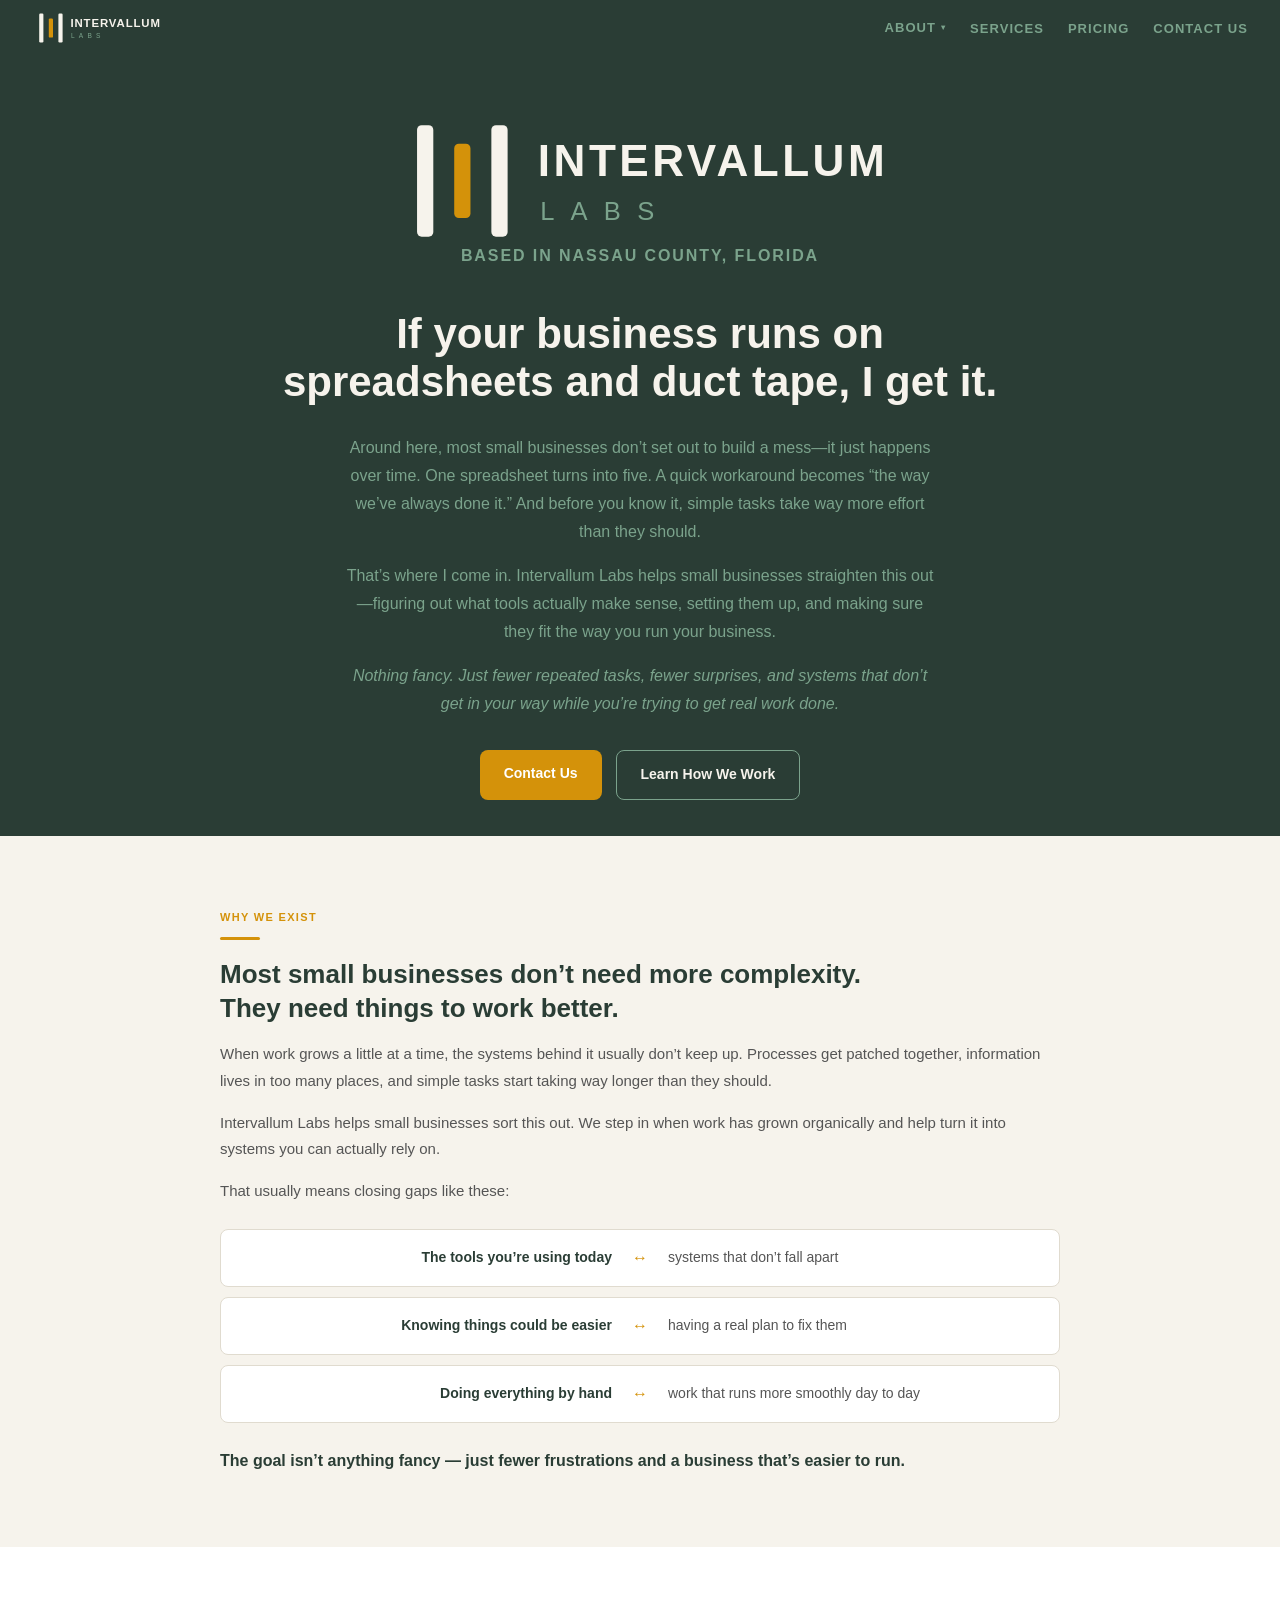
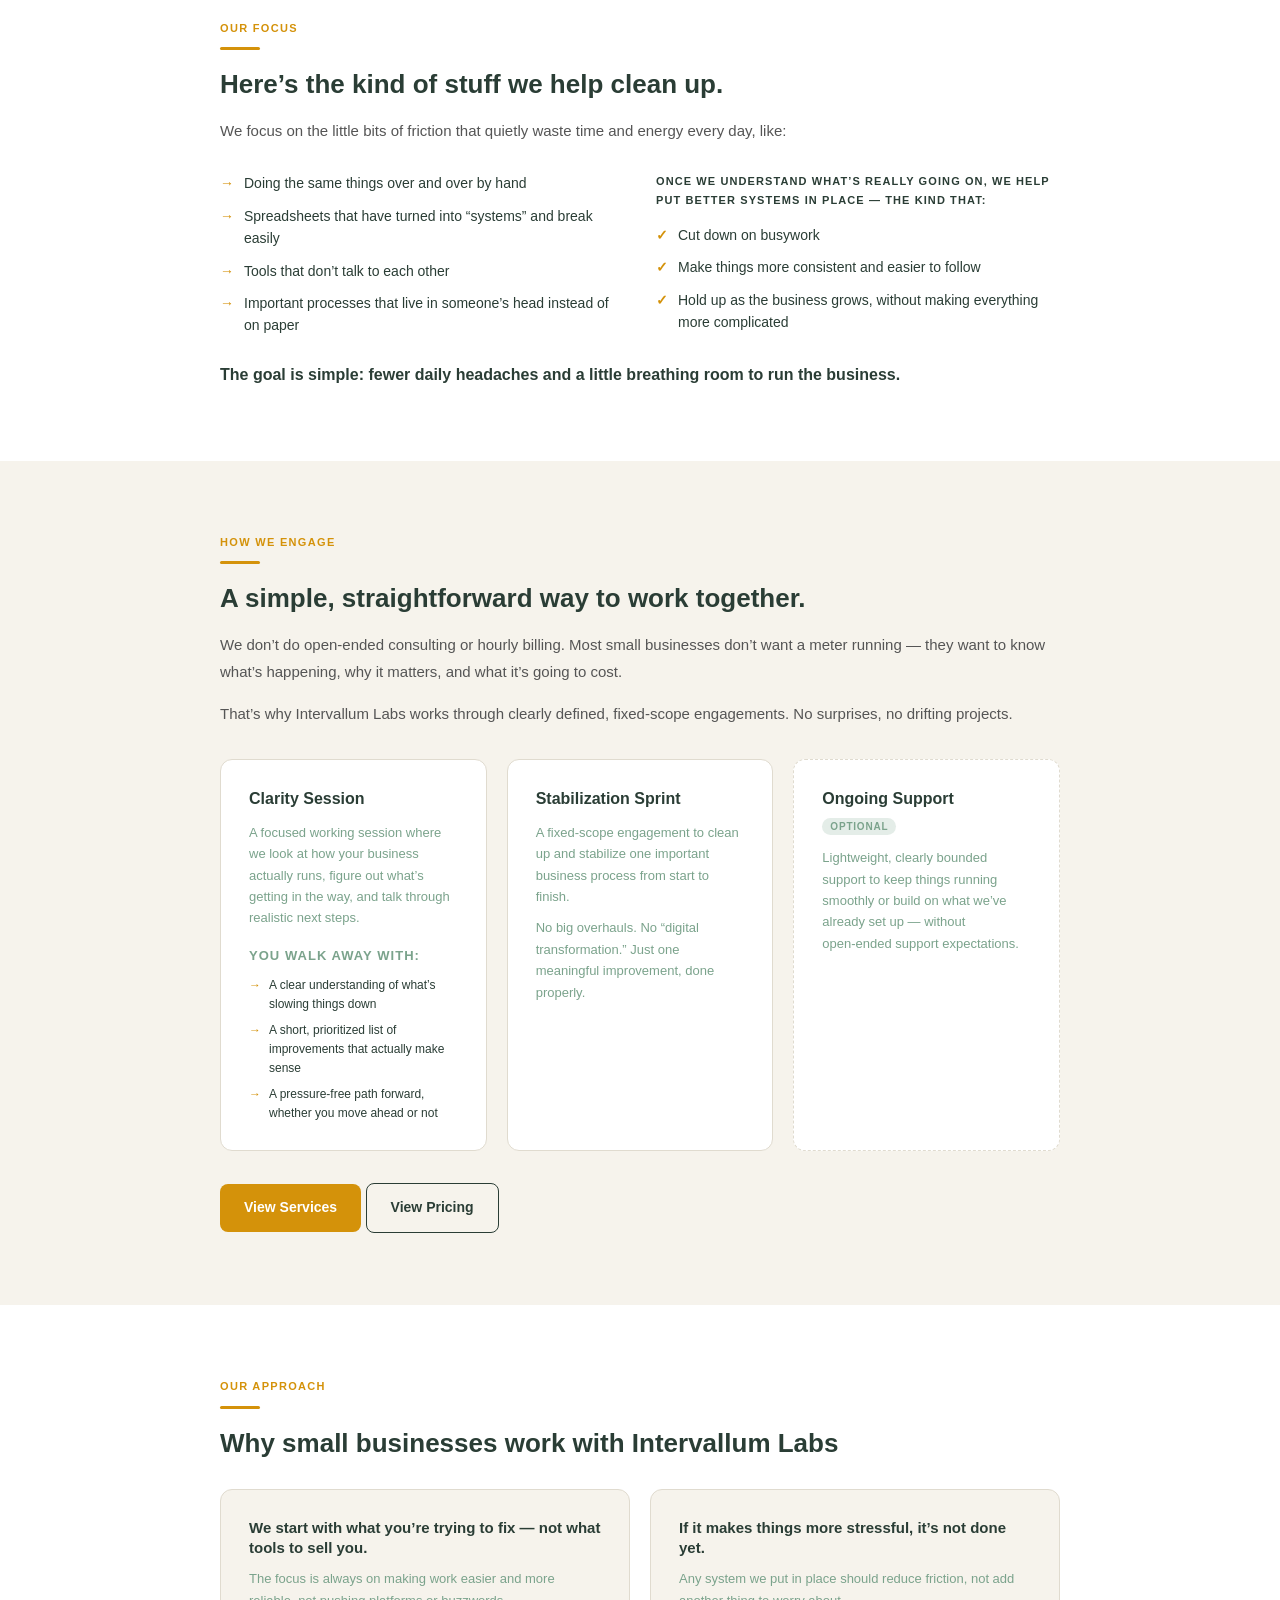
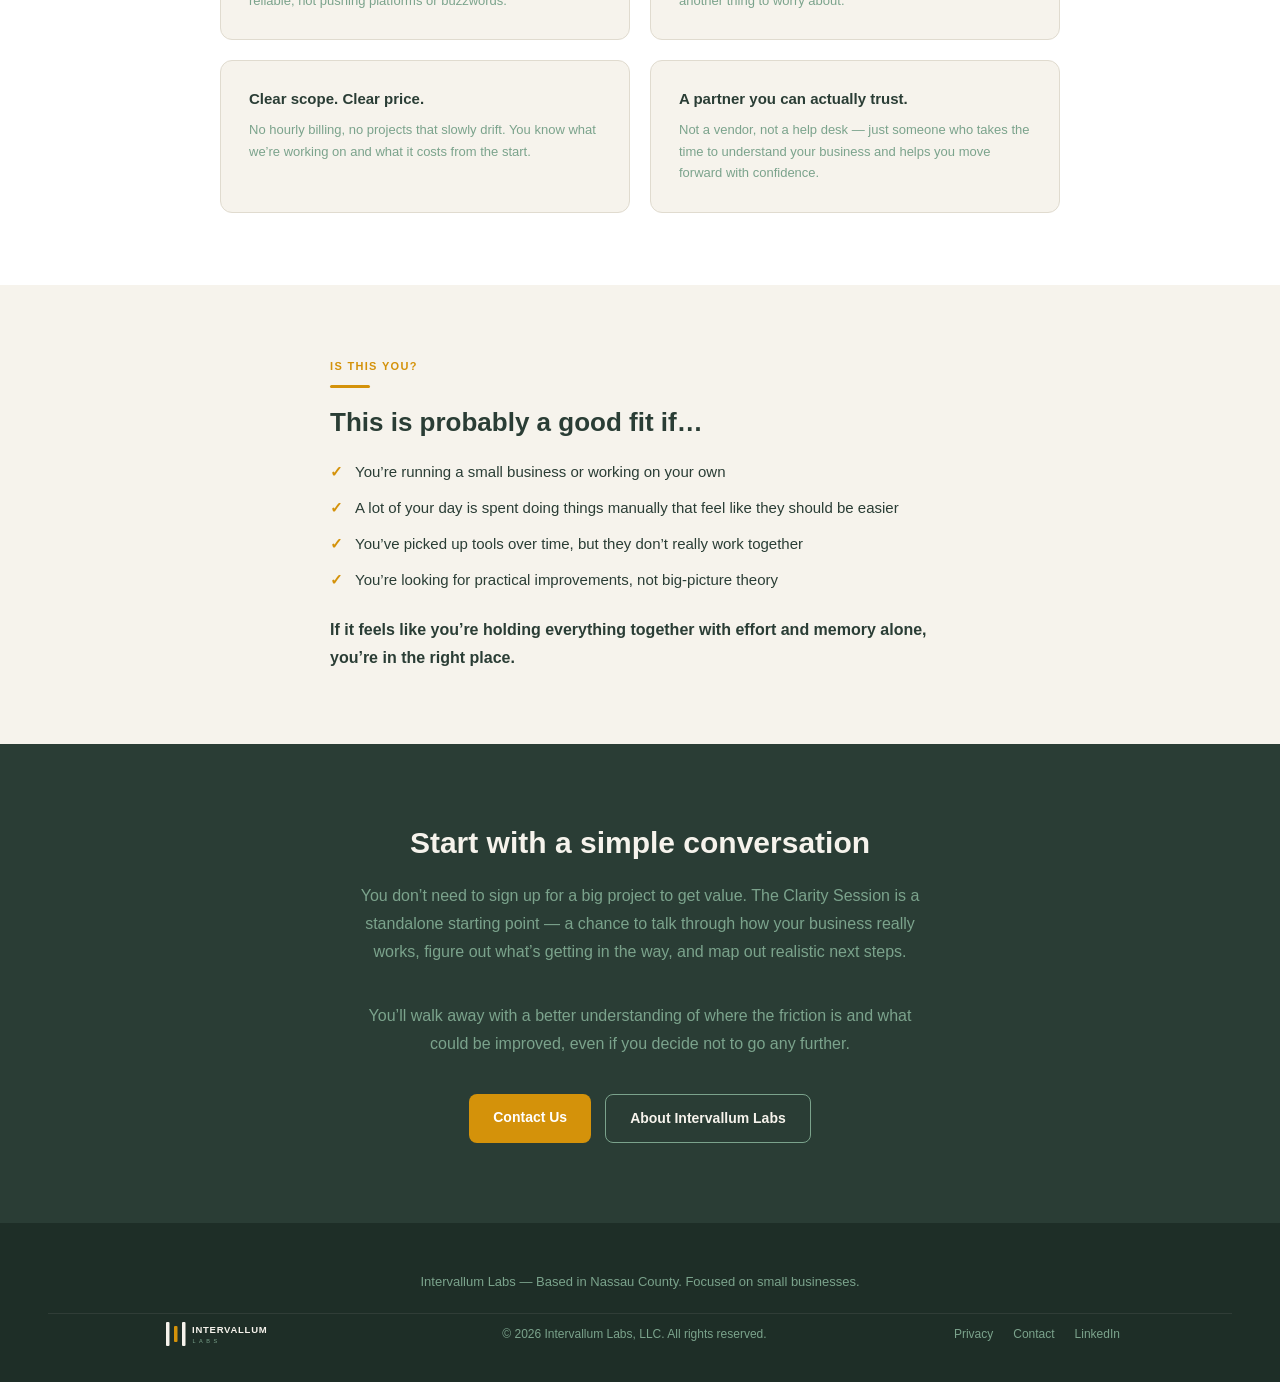
<file: home.html>
<!DOCTYPE html>
<html lang="en">
<head>
  <meta charset="UTF-8">
  <meta name="viewport" content="width=device-width, initial-scale=1.0">
  <meta name="description" content="Intervallum Labs helps small businesses simplify, stabilize, and automate their work—using tools they already pay for—so operations feel calm, reliable, and sustainable.">
  <title>Intervallum Labs — Small Business Process Automation</title>
  <link rel="icon" href="favicon.svg" type="image/svg+xml">
  <link rel="stylesheet" href="css/styles.css">
</head>
<body>

  <!-- NAV -->
  <nav class="nav" role="navigation" aria-label="Main navigation">
    <a href="home.html" class="nav-logo" aria-label="Intervallum Labs home">
      <svg viewBox="0 0 310 80" width="186" height="48" aria-hidden="true">
        <rect x="12" y="16" width="7" height="48" fill="#F6F3EC" rx="2"/>
        <rect x="28" y="24" width="7" height="32" fill="#D4920A" rx="2"/>
        <rect x="44" y="16" width="7" height="48" fill="#F6F3EC" rx="2"/>
        <text x="64" y="38" font-family="Arial, Helvetica, sans-serif" font-size="19" font-weight="700" fill="#F6F3EC" letter-spacing="1.5">INTERVALLUM</text>
        <text x="65" y="57" font-family="Arial, Helvetica, sans-serif" font-size="11" font-weight="400" fill="#7BA38C" letter-spacing="7">LABS</text>
      </svg>
    </a>
    <button class="nav-hamburger" aria-label="Toggle navigation menu" aria-expanded="false">
      <span></span>
      <span></span>
      <span></span>
    </button>
    <div class="nav-links-wrap">
      <ul class="nav-links">
        <li class="nav-has-dropdown">
          <span class="nav-dropdown-toggle">About <span class="nav-dropdown-caret" aria-hidden="true">&#9662;</span></span>
          <ul class="nav-dropdown-menu">
            <li><a href="about.html">About Intervallum Labs</a></li>
            <li><a href="vision.html">Our Vision &amp; Mission</a></li>
          </ul>
        </li>
        <!-- <li><a href="articles.html">Articles</a></li> -->
        <li><a href="services.html">Services</a></li>
        <li><a href="pricing.html">Pricing</a></li>
        <li><a href="contact-us.html">CONTACT US</a></li>
      </ul>
    </div>
  </nav>

  <!-- HERO -->
  <section class="hero">
    <div class="hero-inner hero-centered">
      <svg class="hero-logo" viewBox="-47 0 310 80" aria-label="Intervallum Labs">
        <rect x="12" y="16" width="7" height="48" fill="#F6F3EC" rx="2"/>
        <rect x="28" y="24" width="7" height="32" fill="#D4920A" rx="2"/>
        <rect x="44" y="16" width="7" height="48" fill="#F6F3EC" rx="2"/>
        <text x="64" y="38" font-family="Arial, Helvetica, sans-serif" font-size="19" font-weight="700" fill="#F6F3EC" letter-spacing="1.5">INTERVALLUM</text>
        <text x="65" y="57" font-family="Arial, Helvetica, sans-serif" font-size="11" font-weight="400" fill="#7BA38C" letter-spacing="7">LABS</text>
      </svg>
      <p class="hero-location">Based in Nassau County, Florida</p>
      <h1>If your business runs on spreadsheets and duct tape, I get it.</h1>
      <p>Around here, most small businesses don&rsquo;t set out to build a mess&mdash;it just happens over time. One spreadsheet turns into five. A quick workaround becomes &ldquo;the way we&rsquo;ve always done it.&rdquo; And before you know it, simple tasks take way more effort than they should.</p>
      <p>That&rsquo;s where I come in. Intervallum Labs helps small businesses straighten this out&mdash;figuring out what tools actually make sense, setting them up, and making sure they fit the way you run your business.</p>
      <p class="hero-tagline-p">Nothing fancy. Just fewer repeated tasks, fewer surprises, and systems that don&rsquo;t get in your way while you&rsquo;re trying to get real work done.</p>
      <div class="hero-buttons">
        <a href="contact-us.html" class="btn-primary">Contact Us</a>
        <a href="services.html" class="btn-secondary">Learn How We Work</a>
      </div>
    </div>
  </section>

  <!-- POSITIONING -->
  <section class="home-section home-section--ivory">
    <div class="home-inner">
      <span class="section-eyebrow">Why We Exist</span>
      <div class="accent-line"></div>
      <h2>Most small businesses don&rsquo;t need more complexity.<br>They need things to work better.</h2>
      <p>When work grows a little at a time, the systems behind it usually don&rsquo;t keep up. Processes get patched together, information lives in too many places, and simple tasks start taking way longer than they should.</p>
      <p>Intervallum Labs helps small businesses sort this out. We step in when work has grown organically and help turn it into systems you can actually rely on.</p>
      <p>That usually means closing gaps like these:</p>
      <div class="gap-comparisons">
        <div class="gap-comparison-item">
          <span class="gap-left">The tools you&rsquo;re using today</span>
          <span class="gap-arrow">↔</span>
          <span class="gap-right">systems that don&rsquo;t fall apart</span>
        </div>
        <div class="gap-comparison-item">
          <span class="gap-left">Knowing things could be easier</span>
          <span class="gap-arrow">↔</span>
          <span class="gap-right">having a real plan to fix them</span>
        </div>
        <div class="gap-comparison-item">
          <span class="gap-left">Doing everything by hand</span>
          <span class="gap-arrow">↔</span>
          <span class="gap-right">work that runs more smoothly day to day</span>
        </div>
      </div>
      <p class="home-closing-line">The goal isn&rsquo;t anything fancy &mdash; just fewer frustrations and a business that&rsquo;s easier to run.</p>
    </div>
  </section>

  <!-- WHAT WE HELP YOU SIMPLIFY -->
  <section class="home-section home-section--white">
    <div class="home-inner">
      <span class="section-eyebrow">Our Focus</span>
      <div class="accent-line"></div>
      <h2>Here&rsquo;s the kind of stuff we help clean up.</h2>
      <p>We focus on the little bits of friction that quietly waste time and energy every day, like:</p>
      <div class="two-col-lists">
        <div class="two-col-list-block">
          <ul class="home-arrow-list">
            <li>Doing the same things over and over by hand</li>
            <li>Spreadsheets that have turned into &ldquo;systems&rdquo; and break easily</li>
            <li>Tools that don&rsquo;t talk to each other</li>
            <li>Important processes that live in someone&rsquo;s head instead of on paper</li>
          </ul>
        </div>
        <div class="two-col-list-block">
          <p class="list-block-label">Once we understand what&rsquo;s really going on, we help put better systems in place &mdash; the kind that:</p>
          <ul class="home-arrow-list home-arrow-list--check">
            <li>Cut down on busywork</li>
            <li>Make things more consistent and easier to follow</li>
            <li>Hold up as the business grows, without making everything more complicated</li>
          </ul>
        </div>
      </div>
      <p class="home-closing-line">The goal is simple: fewer daily headaches and a little breathing room to run the business.</p>
    </div>
  </section>

  <!-- SERVICES PREVIEW -->
  <section class="home-section home-section--ivory">
    <div class="home-inner">
      <span class="section-eyebrow">How We Engage</span>
      <div class="accent-line"></div>
      <h2>A simple, straightforward way to work together.</h2>
      <p>We don&rsquo;t do open&#8209;ended consulting or hourly billing. Most small businesses don&rsquo;t want a meter running &mdash; they want to know what&rsquo;s happening, why it matters, and what it&rsquo;s going to cost.</p>
      <p>That&rsquo;s why Intervallum Labs works through clearly defined, fixed&#8209;scope engagements. No surprises, no drifting projects.</p>
      <div class="engagements-grid">

        <div class="engagement-card">
          <h3>Clarity Session</h3>
          <p>A focused working session where we look at how your business actually runs, figure out what&rsquo;s getting in the way, and talk through realistic next steps.</p>
          <p class="engagement-label">You walk away with:</p>
          <ul class="engagement-list">
            <li>A clear understanding of what&rsquo;s slowing things down</li>
            <li>A short, prioritized list of improvements that actually make sense</li>
            <li>A pressure&#8209;free path forward, whether you move ahead or not</li>
          </ul>
        </div>

        <div class="engagement-card">
          <h3>Stabilization Sprint</h3>
          <p>A fixed&#8209;scope engagement to clean up and stabilize one important business process from start to finish.</p>
          <p>No big overhauls. No &ldquo;digital transformation.&rdquo; Just one meaningful improvement, done properly.</p>
        </div>

        <div class="engagement-card engagement-card--optional">
          <h3>Ongoing Support <span class="engagement-optional-badge">Optional</span></h3>
          <p>Lightweight, clearly bounded support to keep things running smoothly or build on what we&rsquo;ve already set up &mdash; without open&#8209;ended support expectations.</p>
        </div>

      </div>
      <div class="home-cta-row">
        <a href="services.html" class="btn-primary">View Services</a>
        <a href="pricing.html" class="btn-secondary">View Pricing</a>
      </div>
    </div>
  </section>

  <!-- WHY US -->
  <section class="home-section home-section--white">
    <div class="home-inner">
      <span class="section-eyebrow">Our Approach</span>
      <div class="accent-line"></div>
      <h2>Why small businesses work with Intervallum Labs</h2>
      <div class="why-grid">
        <div class="why-card">
          <h3>We start with what you&rsquo;re trying to fix &mdash; not what tools to sell you.</h3>
          <p>The focus is always on making work easier and more reliable, not pushing platforms or buzzwords.</p>
        </div>
        <div class="why-card">
          <h3>If it makes things more stressful, it&rsquo;s not done yet.</h3>
          <p>Any system we put in place should reduce friction, not add another thing to worry about.</p>
        </div>
        <div class="why-card">
          <h3>Clear scope. Clear price.</h3>
          <p>No hourly billing, no projects that slowly drift. You know what we&rsquo;re working on and what it costs from the start.</p>
        </div>
        <div class="why-card">
          <h3>A partner you can actually trust.</h3>
          <p>Not a vendor, not a help desk &mdash; just someone who takes the time to understand your business and helps you move forward with confidence.</p>
        </div>
      </div>
    </div>
  </section>

  <!-- WHO THIS IS FOR -->
  <section class="home-section home-section--ivory">
    <div class="home-inner home-inner--narrow">
      <span class="section-eyebrow">Is This You?</span>
      <div class="accent-line"></div>
      <h2>This is probably a good fit if&hellip;</h2>
      <ul class="fit-list">
        <li>You&rsquo;re running a small business or working on your own</li>
        <li>A lot of your day is spent doing things manually that feel like they should be easier</li>
        <li>You&rsquo;ve picked up tools over time, but they don&rsquo;t really work together</li>
        <li>You&rsquo;re looking for practical improvements, not big&#8209;picture theory</li>
      </ul>
      <p class="home-closing-line">If it feels like you&rsquo;re holding everything together with effort and memory alone, you&rsquo;re in the right place.</p>
    </div>
  </section>

  <!-- CLOSING CTA -->
  <section class="home-cta-section">
    <div class="home-cta-inner">
      <h2>Start with a simple conversation</h2>
      <p>You don&rsquo;t need to sign up for a big project to get value. The Clarity Session is a standalone starting point &mdash; a chance to talk through how your business really works, figure out what&rsquo;s getting in the way, and map out realistic next steps.</p>
      <p>You&rsquo;ll walk away with a better understanding of where the friction is and what could be improved, even if you decide not to go any further.</p>
      <div class="hero-buttons">
        <a href="contact-us.html" class="btn-primary">Contact Us</a>
        <a href="about.html" class="btn-secondary">About Intervallum Labs</a>
      </div>
    </div>
  </section>

  <!-- FOOTER -->
  <footer class="footer">
    <div class="footer-tagline-band">
      <p>Intervallum Labs &mdash; Based in Nassau County. Focused on small businesses.</p>
    </div>
    <div class="footer-inner">
      <a href="home.html" class="nav-logo" aria-label="Intervallum Labs home">
        <svg viewBox="0 0 310 80" width="155" height="40" aria-hidden="true">
          <rect x="12" y="16" width="7" height="48" fill="#F6F3EC" rx="2"/>
          <rect x="28" y="24" width="7" height="32" fill="#D4920A" rx="2"/>
          <rect x="44" y="16" width="7" height="48" fill="#F6F3EC" rx="2"/>
          <text x="64" y="38" font-family="Arial, Helvetica, sans-serif" font-size="19" font-weight="700" fill="#F6F3EC" letter-spacing="1.5">INTERVALLUM</text>
          <text x="65" y="57" font-family="Arial, Helvetica, sans-serif" font-size="11" font-weight="400" fill="#7BA38C" letter-spacing="7">LABS</text>
        </svg>
      </a>
      <p class="footer-copy">&copy; 2026 Intervallum Labs, LLC. All rights reserved.</p>
      <nav class="footer-links" aria-label="Footer links">
        <a href="#">Privacy</a>
        <a href="contact-us.html">Contact</a>
        <a href="https://linkedin.com" target="_blank" rel="noopener noreferrer">LinkedIn</a>
      </nav>
    </div>
  </footer>

  <script src="js/main.js"></script>
</body>
</html>
</file>
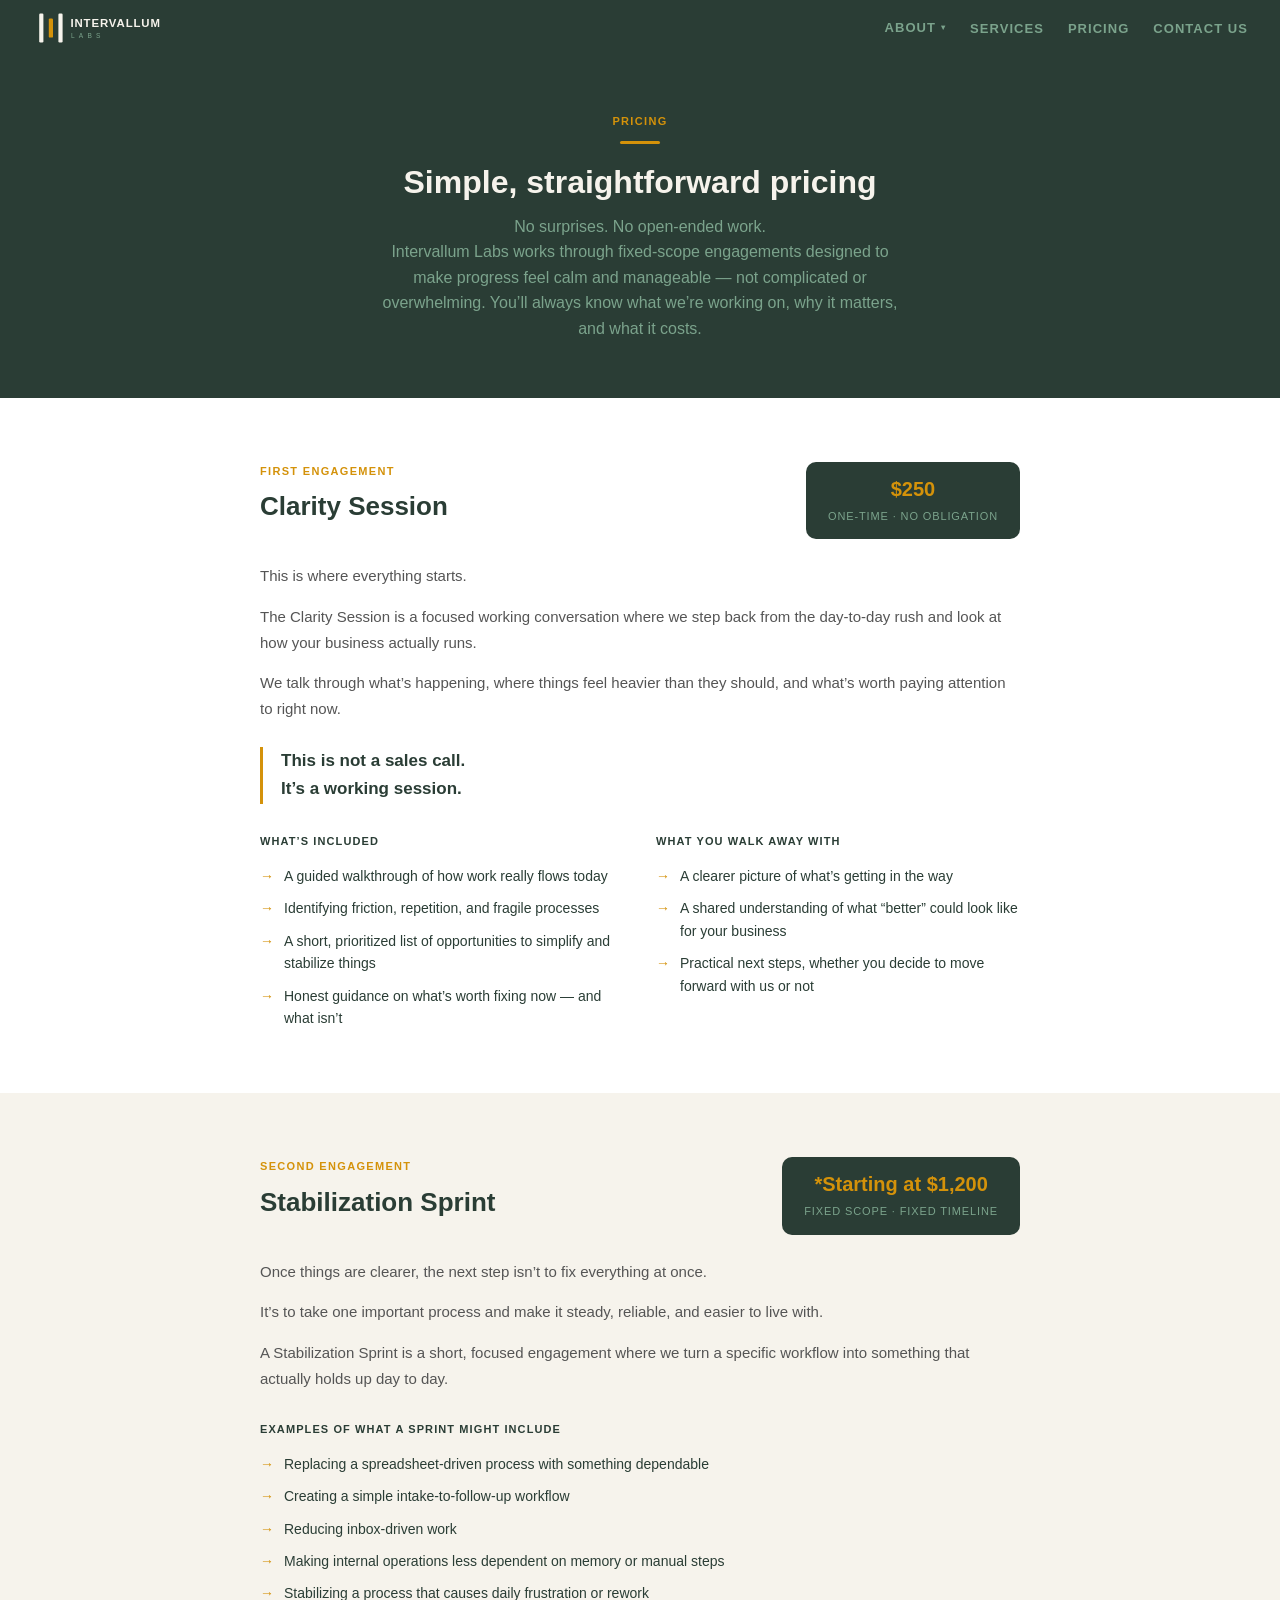
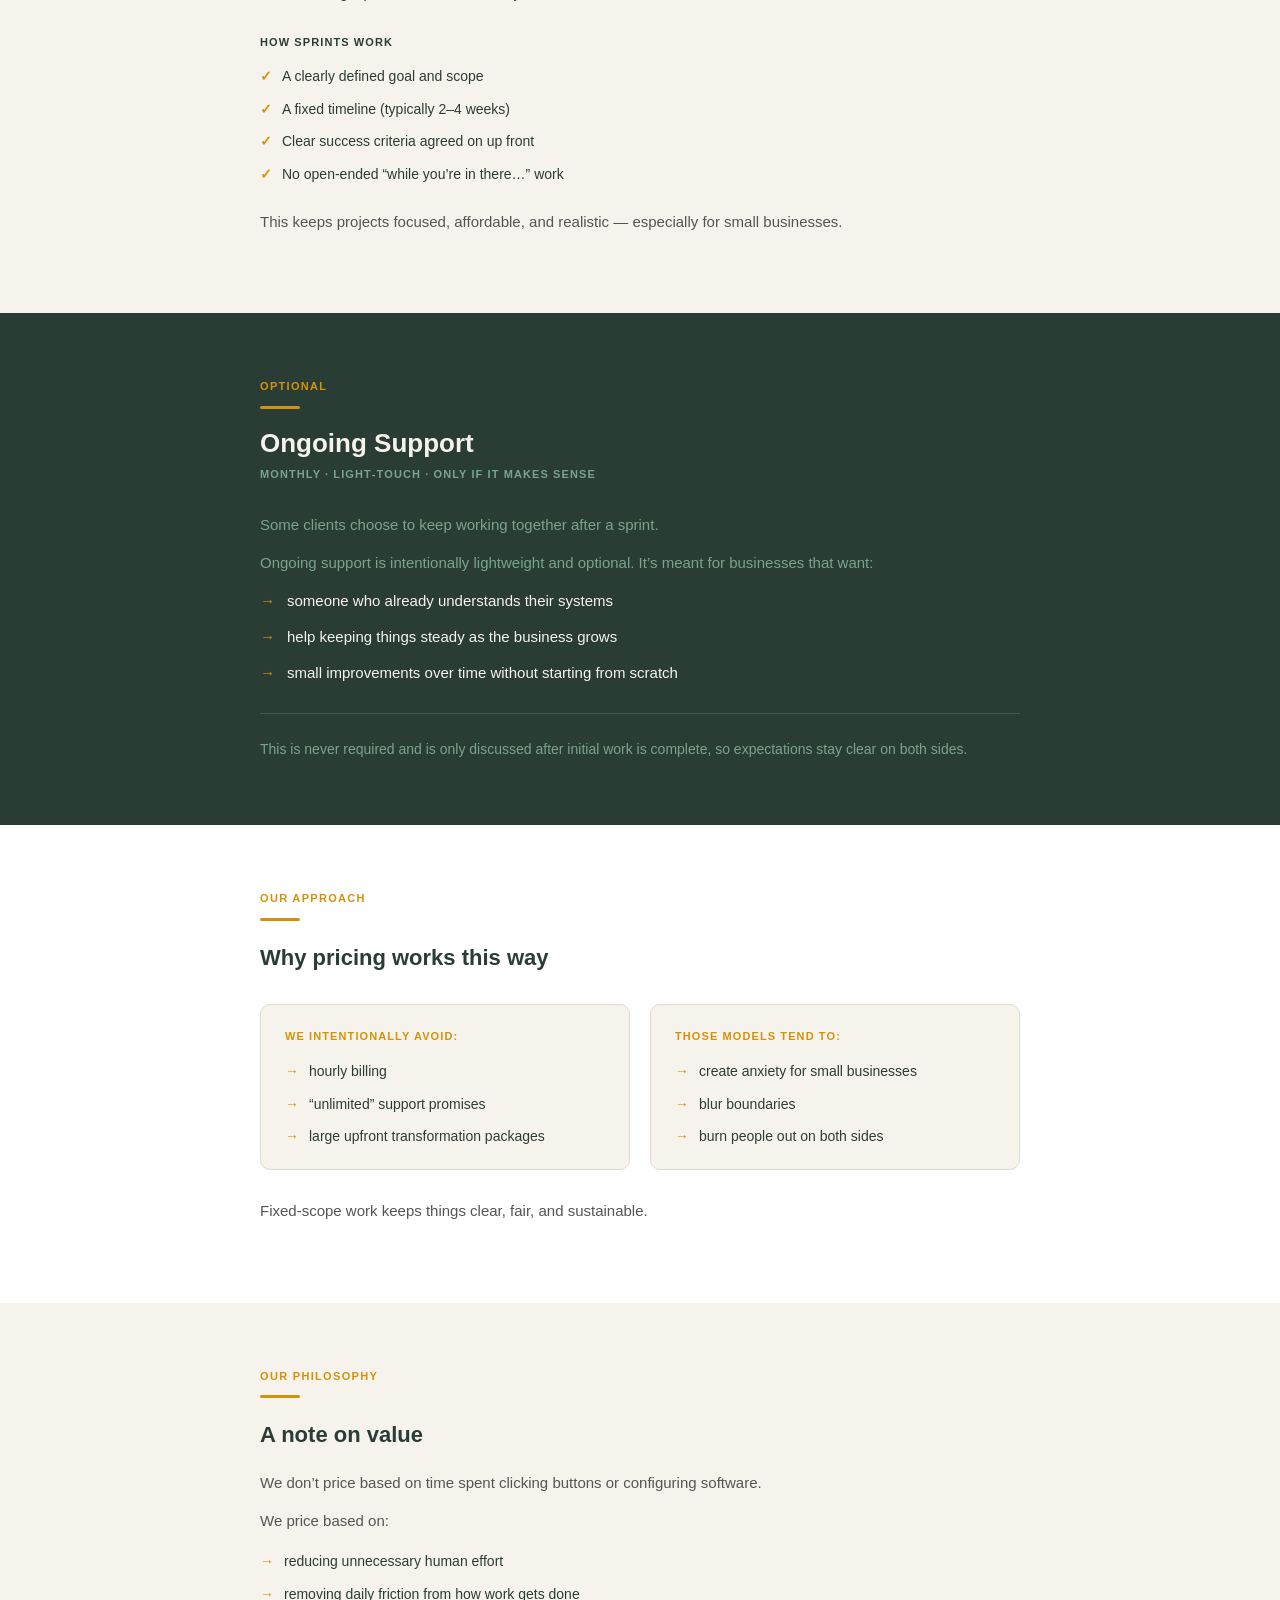
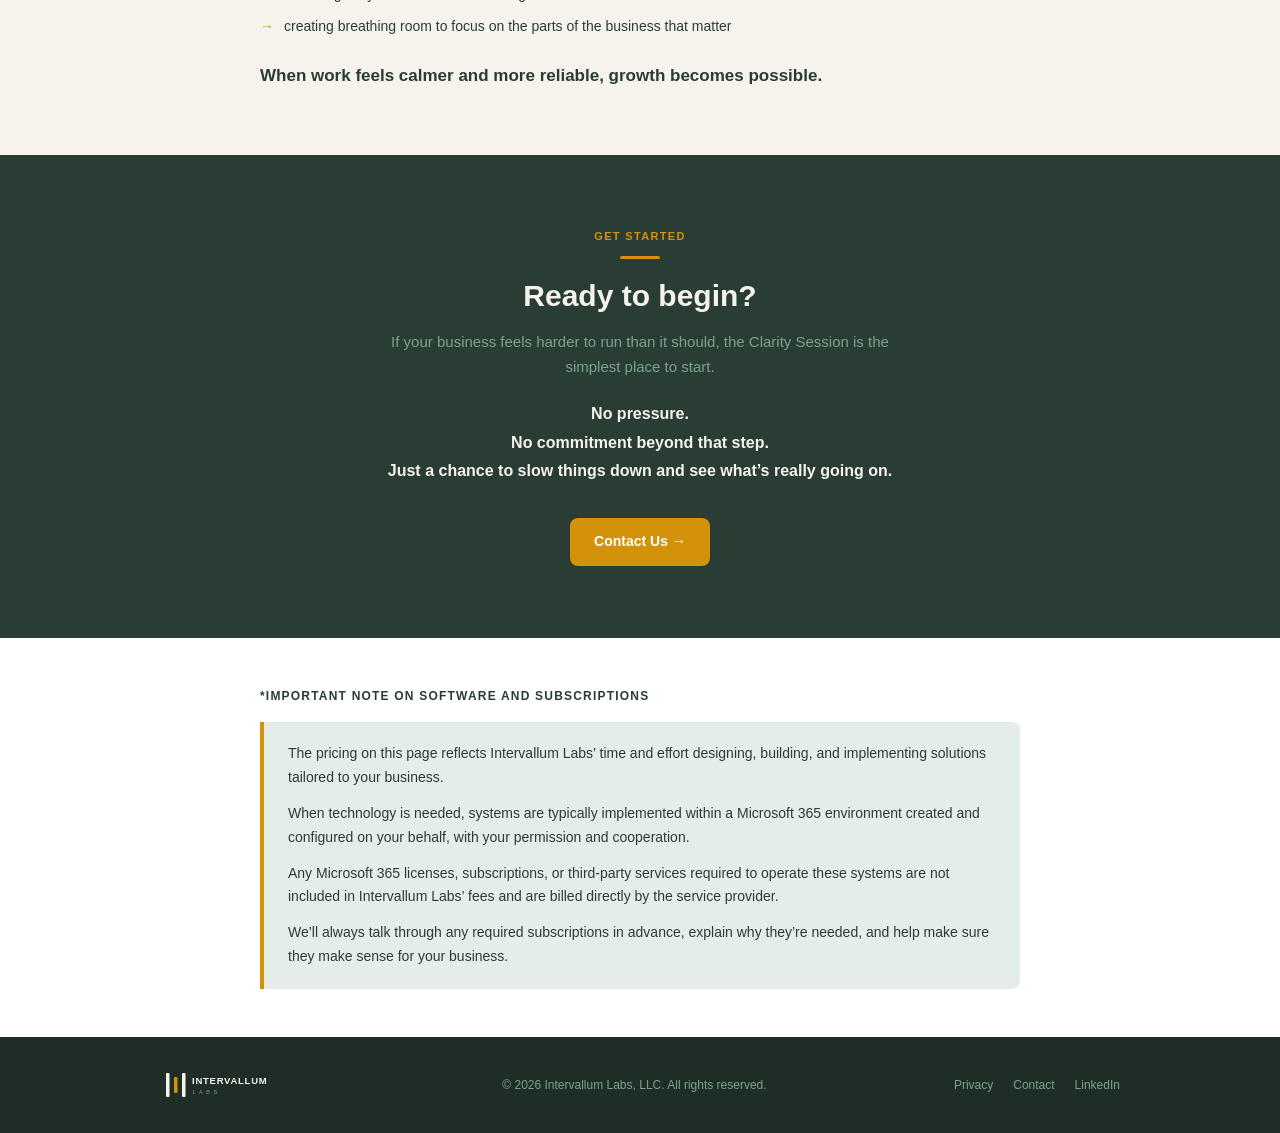
<file: pricing.html>
<!DOCTYPE html>
<html lang="en">
<head>
  <meta charset="UTF-8">
  <meta name="viewport" content="width=device-width, initial-scale=1.0">
  <meta name="description" content="Intervallum Labs pricing — fixed-scope, outcome-focused engagements starting with a $250 Clarity Session. Simple, honest pricing for small businesses.">
  <title>Pricing — Intervallum Labs</title>
  <link rel="icon" href="favicon.svg" type="image/svg+xml">
  <link rel="stylesheet" href="css/styles.css">
</head>
<body>

  <!-- NAV -->
  <nav class="nav" role="navigation" aria-label="Main navigation">
    <a href="home.html" class="nav-logo" aria-label="Intervallum Labs home">
      <svg viewBox="0 0 310 80" width="186" height="48" aria-hidden="true">
        <rect x="12" y="16" width="7" height="48" fill="#F6F3EC" rx="2"/>
        <rect x="28" y="24" width="7" height="32" fill="#D4920A" rx="2"/>
        <rect x="44" y="16" width="7" height="48" fill="#F6F3EC" rx="2"/>
        <text x="64" y="38" font-family="Arial, Helvetica, sans-serif" font-size="19" font-weight="700" fill="#F6F3EC" letter-spacing="1.5">INTERVALLUM</text>
        <text x="65" y="57" font-family="Arial, Helvetica, sans-serif" font-size="11" font-weight="400" fill="#7BA38C" letter-spacing="7">LABS</text>
      </svg>
    </a>
    <button class="nav-hamburger" aria-label="Toggle navigation menu" aria-expanded="false">
      <span></span>
      <span></span>
      <span></span>
    </button>
    <div class="nav-links-wrap">
      <ul class="nav-links">
        <li class="nav-has-dropdown">
          <span class="nav-dropdown-toggle">About <span class="nav-dropdown-caret" aria-hidden="true">&#9662;</span></span>
          <ul class="nav-dropdown-menu">
            <li><a href="about.html">About Intervallum Labs</a></li>
            <li><a href="vision.html">Our Vision &amp; Mission</a></li>
          </ul>
        </li>
        <!-- <li><a href="articles.html">Articles</a></li> -->
        <li><a href="services.html">Services</a></li>
        <li><a href="pricing.html">Pricing</a></li>
        <li><a href="contact-us.html">CONTACT US</a></li>
      </ul>
    </div>
  </nav>

  <!-- PAGE HERO -->
  <section class="page-hero">
    <span class="section-eyebrow">Pricing</span>
    <div class="accent-line centered"></div>
    <h1>Simple, straightforward pricing</h1>
    <p>No surprises. No open&#8209;ended work.</p>
    <p>Intervallum Labs works through fixed&#8209;scope engagements designed to make progress feel calm and manageable &#8212; not complicated or overwhelming. You&rsquo;ll always know what we&rsquo;re working on, why it matters, and what it costs.</p>
  </section>

  <!-- CLARITY SESSION -->
  <section class="pricing-tier">
    <div class="pricing-tier-inner">

      <div class="pricing-tier-header">
        <div class="pricing-tier-title">
          <span class="section-eyebrow">First Engagement</span>
          <h2>Clarity Session</h2>
        </div>
        <div class="pricing-price-badge">
          <span class="price-amount">$250</span>
          <span class="price-details">One&#8209;time &middot; No obligation</span>
        </div>
      </div>

      <p class="pricing-body-text">This is where everything starts.</p>
      <p class="pricing-body-text">The Clarity Session is a focused working conversation where we step back from the day&#8209;to&#8209;day rush and look at how your business actually runs.</p>
      <p class="pricing-body-text">We talk through what&rsquo;s happening, where things feel heavier than they should, and what&rsquo;s worth paying attention to right now.</p>

      <div class="pricing-emphasis">
        <p>This is not a sales call.</p>
        <p>It&rsquo;s a working session.</p>
      </div>

      <div class="pricing-lists-grid">
        <div>
          <p class="pricing-list-heading">What&rsquo;s included</p>
          <ul class="pricing-ul">
            <li>A guided walkthrough of how work really flows today</li>
            <li>Identifying friction, repetition, and fragile processes</li>
            <li>A short, prioritized list of opportunities to simplify and stabilize things</li>
            <li>Honest guidance on what&rsquo;s worth fixing now &#8212; and what isn&rsquo;t</li>
          </ul>
        </div>
        <div>
          <p class="pricing-list-heading">What you walk away with</p>
          <ul class="pricing-ul">
            <li>A clearer picture of what&rsquo;s getting in the way</li>
            <li>A shared understanding of what &ldquo;better&rdquo; could look like for your business</li>
            <li>Practical next steps, whether you decide to move forward with us or not</li>
          </ul>
        </div>
      </div>

    </div>
  </section>

  <!-- STABILIZATION SPRINT -->
  <section class="pricing-tier pricing-tier-alt">
    <div class="pricing-tier-inner">

      <div class="pricing-tier-header">
        <div class="pricing-tier-title">
          <span class="section-eyebrow">Second Engagement</span>
          <h2>Stabilization Sprint</h2>
        </div>
        <div class="pricing-price-badge">
          <span class="price-amount">*Starting at $1,200</span>
          <span class="price-details">Fixed scope &middot; Fixed timeline</span>
        </div>
      </div>

      <p class="pricing-body-text">Once things are clearer, the next step isn&rsquo;t to fix everything at once.</p>
      <p class="pricing-body-text">It&rsquo;s to take one important process and make it steady, reliable, and easier to live with.</p>
      <p class="pricing-body-text">A Stabilization Sprint is a short, focused engagement where we turn a specific workflow into something that actually holds up day to day.</p>

      <div class="pricing-examples-wrap">
        <p class="pricing-list-heading">Examples of what a sprint might include</p>
        <ul class="pricing-ul">
          <li>Replacing a spreadsheet&#8209;driven process with something dependable</li>
          <li>Creating a simple intake&#8209;to&#8209;follow&#8209;up workflow</li>
          <li>Reducing inbox&#8209;driven work</li>
          <li>Making internal operations less dependent on memory or manual steps</li>
          <li>Stabilizing a process that causes daily frustration or rework</li>
        </ul>
      </div>

      <div class="pricing-examples-wrap">
        <p class="pricing-list-heading">How sprints work</p>
        <ul class="pricing-check-ul">
          <li>A clearly defined goal and scope</li>
          <li>A fixed timeline (typically 2&#8211;4 weeks)</li>
          <li>Clear success criteria agreed on up front</li>
          <li>No open&#8209;ended &ldquo;while you&rsquo;re in there&hellip;&rdquo; work</li>
        </ul>
      </div>

      <p class="pricing-body-text" style="margin-top: 24px;">This keeps projects focused, affordable, and realistic &#8212; especially for small businesses.</p>

    </div>
  </section>

  <!-- ONGOING SUPPORT -->
  <section class="pricing-optional-section">
    <div class="pricing-optional-inner">

      <span class="section-eyebrow">Optional</span>
      <div class="accent-line"></div>
      <h2 class="pricing-optional-heading">Ongoing Support</h2>
      <span class="pricing-optional-meta-text">Monthly &middot; Light&#8209;touch &middot; Only if it makes sense</span>

      <p class="pricing-optional-text">Some clients choose to keep working together after a sprint.</p>
      <p class="pricing-optional-text">Ongoing support is intentionally lightweight and optional. It&rsquo;s meant for businesses that want:</p>

      <ul class="pricing-optional-ul">
        <li>someone who already understands their systems</li>
        <li>help keeping things steady as the business grows</li>
        <li>small improvements over time without starting from scratch</li>
      </ul>

      <p class="pricing-optional-note">This is never required and is only discussed after initial work is complete, so expectations stay clear on both sides.</p>

    </div>
  </section>

  <!-- WHY PRICING WORKS THIS WAY -->
  <section class="pricing-philosophy-section">
    <div class="pricing-philosophy-inner">

      <span class="section-eyebrow">Our Approach</span>
      <div class="accent-line"></div>
      <h2>Why pricing works this way</h2>

      <div class="pricing-avoid-grid">
        <div class="pricing-avoid-col">
          <h4>We intentionally avoid:</h4>
          <ul class="pricing-ul">
            <li>hourly billing</li>
            <li>&#8220;unlimited&#8221; support promises</li>
            <li>large upfront transformation packages</li>
          </ul>
        </div>
        <div class="pricing-avoid-col">
          <h4>Those models tend to:</h4>
          <ul class="pricing-ul">
            <li>create anxiety for small businesses</li>
            <li>blur boundaries</li>
            <li>burn people out on both sides</li>
          </ul>
        </div>
      </div>

      <p class="pricing-body-text" style="margin-top: 28px;">Fixed&#8209;scope work keeps things clear, fair, and sustainable.</p>

    </div>
  </section>

  <!-- A NOTE ON VALUE -->
  <section class="pricing-value-section">
    <div class="pricing-value-inner">

      <span class="section-eyebrow">Our Philosophy</span>
      <div class="accent-line"></div>
      <h2>A note on value</h2>

      <p>We don&rsquo;t price based on time spent clicking buttons or configuring software.</p>
      <p>We price based on:</p>

      <ul class="pricing-ul" style="margin: 16px 0 24px;">
        <li>reducing unnecessary human effort</li>
        <li>removing daily friction from how work gets done</li>
        <li>creating breathing room to focus on the parts of the business that matter</li>
      </ul>

      <p class="pricing-value-closing">When work feels calmer and more reliable, growth becomes possible.</p>

    </div>
  </section>

  <!-- READY TO START? -->
  <section class="pricing-cta-section">
    <div class="pricing-cta-inner">
      <span class="section-eyebrow">Get Started</span>
      <div class="accent-line centered"></div>
      <h2>Ready to begin?</h2>
      <p>If your business feels harder to run than it should, the Clarity Session is the simplest place to start.</p>
      <div class="pricing-cta-punch">
        <p>No pressure.</p>
        <p>No commitment beyond that step.</p>
        <p>Just a chance to slow things down and see what&rsquo;s really going on.</p>
      </div>
      <div class="pricing-cta-button-wrap">
        <a href="contact-us.html" class="btn-primary">Contact Us &#8594;</a>
      </div>
    </div>
  </section>

  <!-- SOFTWARE DISCLAIMER -->
  <section class="pricing-disclaimer-section">
    <div class="pricing-disclaimer-inner">
      <p class="pricing-disclaimer-heading">*Important note on software and subscriptions</p>
      <div class="pricing-disclaimer-box">
        <p>The pricing on this page reflects Intervallum Labs&rsquo; time and effort designing, building, and implementing solutions tailored to your business.</p>
        <p>When technology is needed, systems are typically implemented within a Microsoft 365 environment created and configured on your behalf, with your permission and cooperation.</p>
        <p>Any Microsoft 365 licenses, subscriptions, or third&#8209;party services required to operate these systems are not included in Intervallum Labs&rsquo; fees and are billed directly by the service provider.</p>
        <p>We&rsquo;ll always talk through any required subscriptions in advance, explain why they&rsquo;re needed, and help make sure they make sense for your business.</p>
      </div>
    </div>
  </section>

  <!-- FOOTER -->
  <footer class="footer">
    <div class="footer-inner">
      <a href="home.html" class="nav-logo" aria-label="Intervallum Labs home">
        <svg viewBox="0 0 310 80" width="155" height="40" aria-hidden="true">
          <rect x="12" y="16" width="7" height="48" fill="#F6F3EC" rx="2"/>
          <rect x="28" y="24" width="7" height="32" fill="#D4920A" rx="2"/>
          <rect x="44" y="16" width="7" height="48" fill="#F6F3EC" rx="2"/>
          <text x="64" y="38" font-family="Arial, Helvetica, sans-serif" font-size="19" font-weight="700" fill="#F6F3EC" letter-spacing="1.5">INTERVALLUM</text>
          <text x="65" y="57" font-family="Arial, Helvetica, sans-serif" font-size="11" font-weight="400" fill="#7BA38C" letter-spacing="7">LABS</text>
        </svg>
      </a>
      <p class="footer-copy">&#169; 2026 Intervallum Labs, LLC. All rights reserved.</p>
      <nav class="footer-links" aria-label="Footer links">
        <a href="#">Privacy</a>
        <a href="contact-us.html">Contact</a>
        <a href="https://linkedin.com" target="_blank" rel="noopener noreferrer">LinkedIn</a>
      </nav>
    </div>
  </footer>

  <script src="js/main.js"></script>
</body>
</html>
</file>
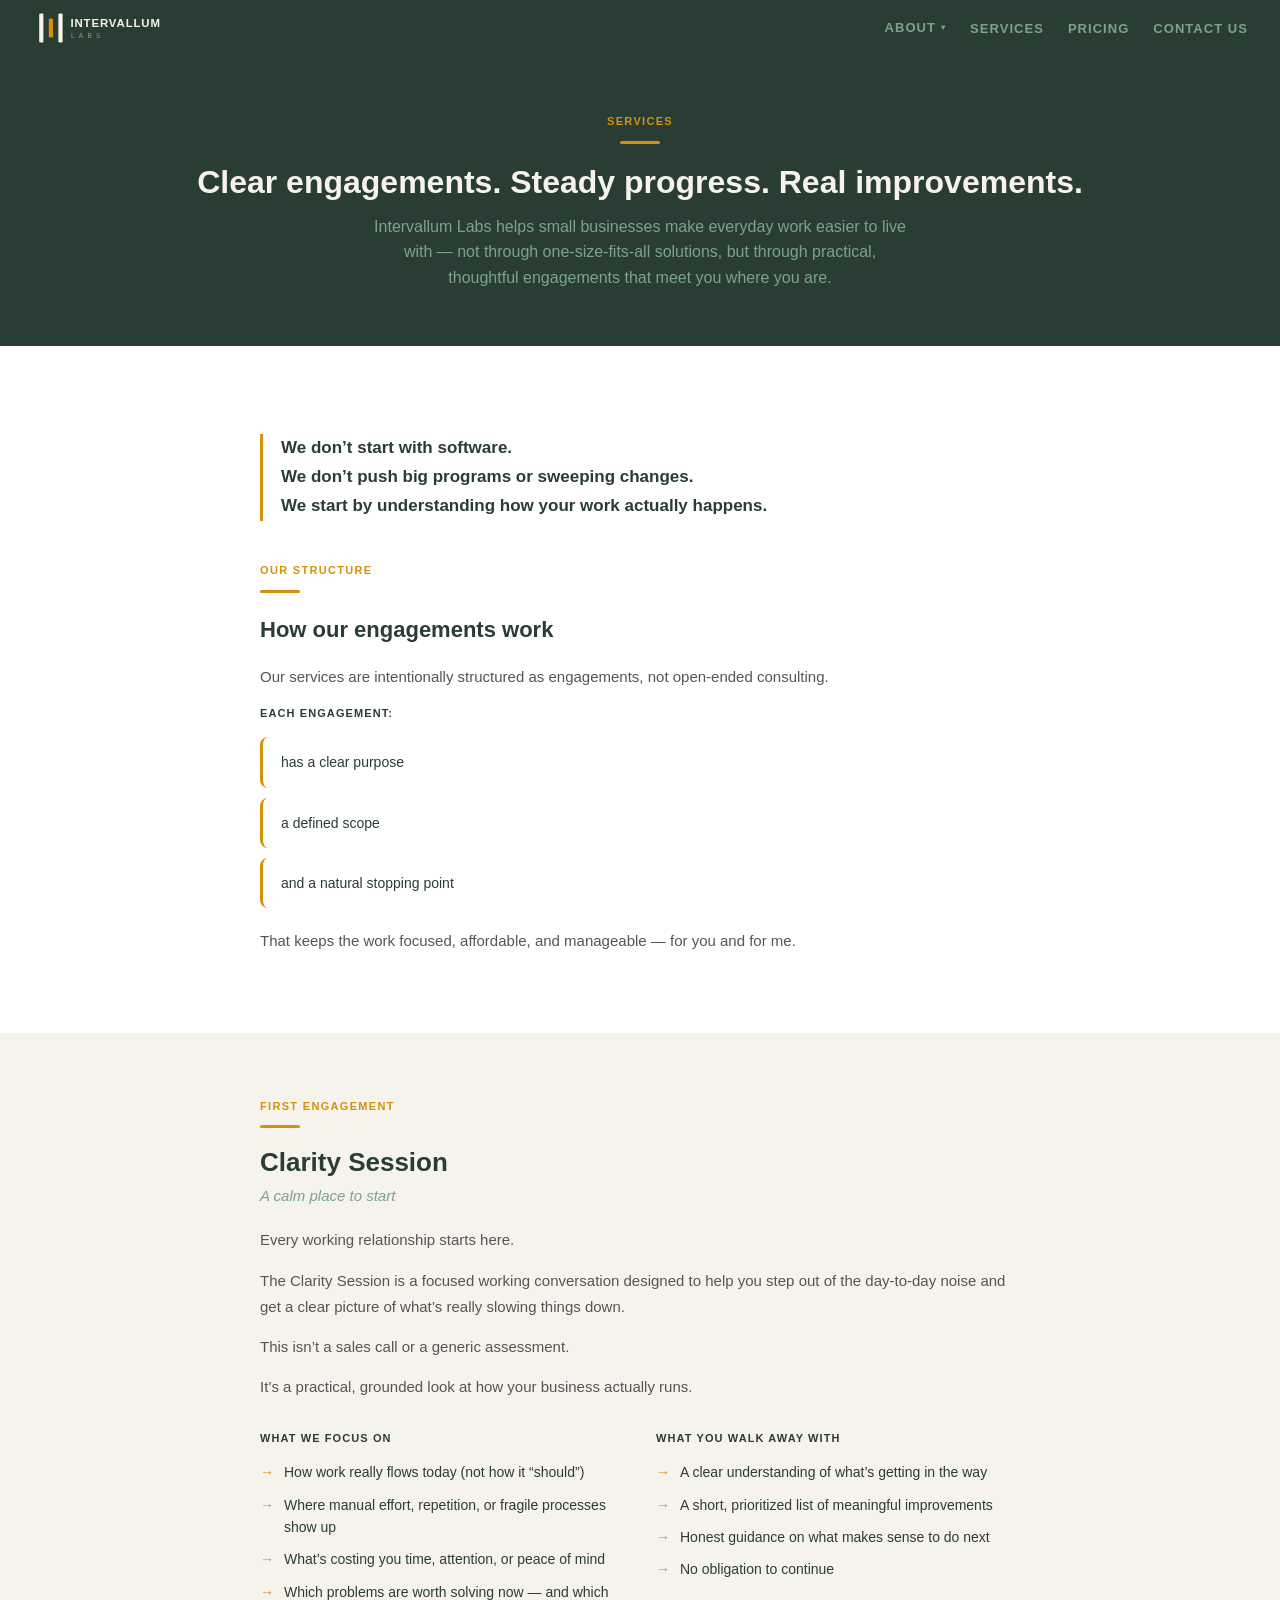
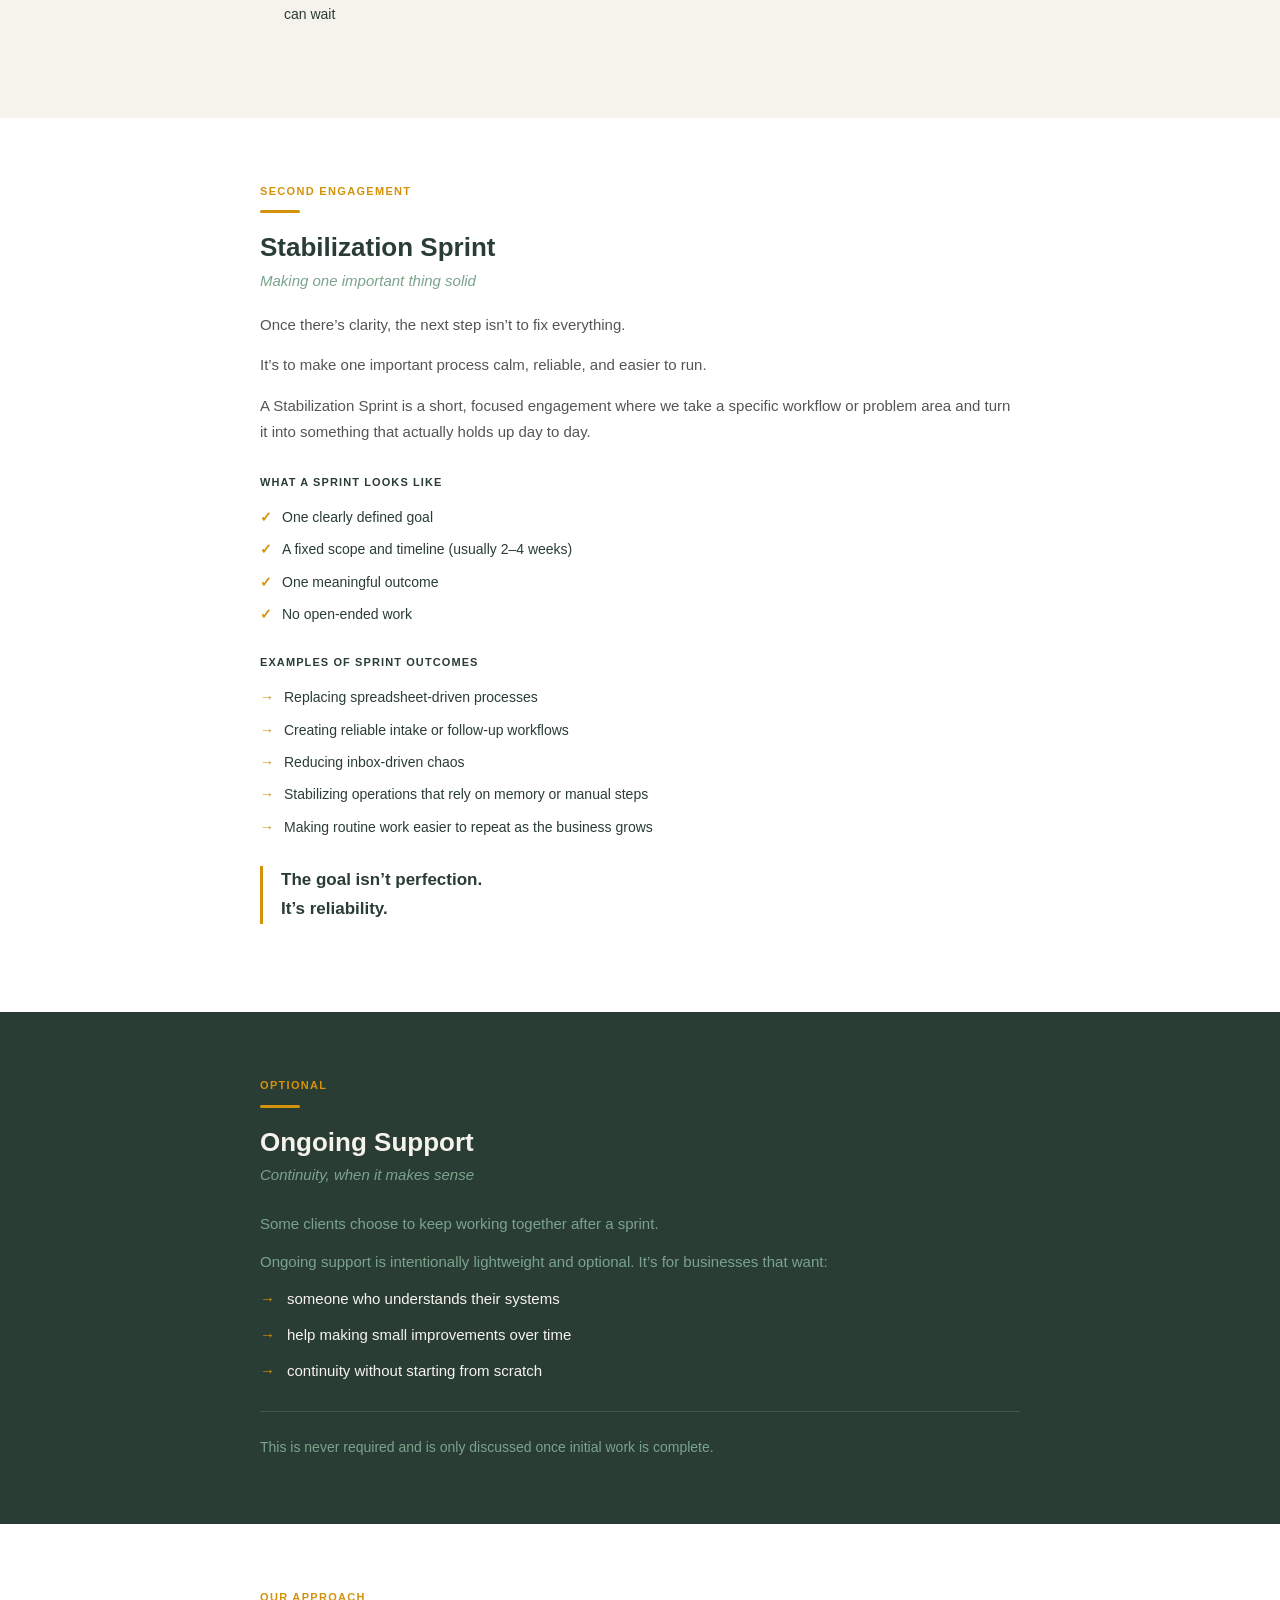
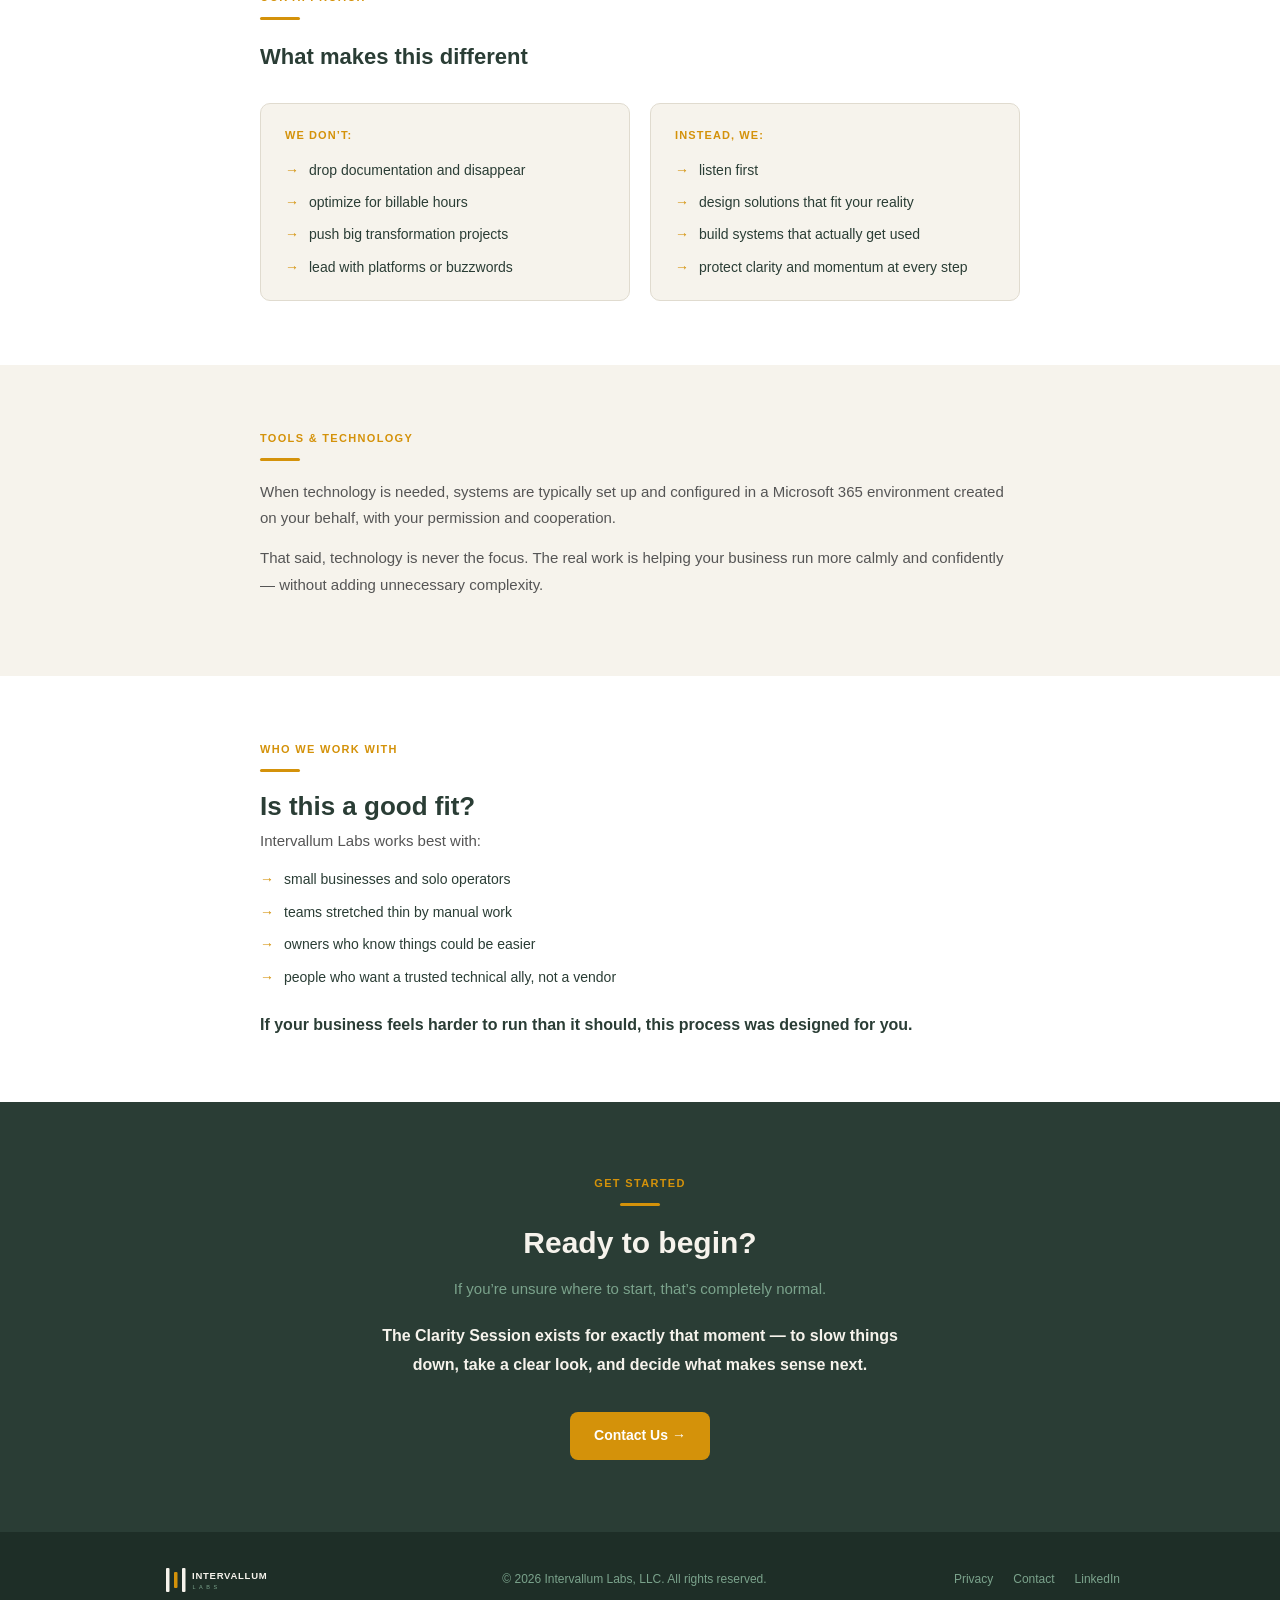
<file: services.html>
<!DOCTYPE html>
<html lang="en">
<head>
  <meta charset="UTF-8">
  <meta name="viewport" content="width=device-width, initial-scale=1.0">
  <meta name="description" content="Intervallum Labs services — practical, fixed-scope engagements that help small businesses move from manual chaos to growth-ready clarity.">
  <title>Services — Intervallum Labs</title>
  <link rel="icon" href="favicon.svg" type="image/svg+xml">
  <link rel="stylesheet" href="css/styles.css">
</head>
<body>

  <!-- NAV -->
  <nav class="nav" role="navigation" aria-label="Main navigation">
    <a href="home.html" class="nav-logo" aria-label="Intervallum Labs home">
      <svg viewBox="0 0 310 80" width="186" height="48" aria-hidden="true">
        <rect x="12" y="16" width="7" height="48" fill="#F6F3EC" rx="2"/>
        <rect x="28" y="24" width="7" height="32" fill="#D4920A" rx="2"/>
        <rect x="44" y="16" width="7" height="48" fill="#F6F3EC" rx="2"/>
        <text x="64" y="38" font-family="Arial, Helvetica, sans-serif" font-size="19" font-weight="700" fill="#F6F3EC" letter-spacing="1.5">INTERVALLUM</text>
        <text x="65" y="57" font-family="Arial, Helvetica, sans-serif" font-size="11" font-weight="400" fill="#7BA38C" letter-spacing="7">LABS</text>
      </svg>
    </a>
    <button class="nav-hamburger" aria-label="Toggle navigation menu" aria-expanded="false">
      <span></span>
      <span></span>
      <span></span>
    </button>
    <div class="nav-links-wrap">
      <ul class="nav-links">
        <li class="nav-has-dropdown">
          <span class="nav-dropdown-toggle">About <span class="nav-dropdown-caret" aria-hidden="true">&#9662;</span></span>
          <ul class="nav-dropdown-menu">
            <li><a href="about.html">About Intervallum Labs</a></li>
            <li><a href="vision.html">Our Vision &amp; Mission</a></li>
          </ul>
        </li>
        <!-- <li><a href="articles.html">Articles</a></li> -->
        <li><a href="services.html">Services</a></li>
        <li><a href="pricing.html">Pricing</a></li>
        <li><a href="contact-us.html">CONTACT US</a></li>
      </ul>
    </div>
  </nav>

  <!-- PAGE HERO -->
  <section class="page-hero">
    <span class="section-eyebrow">Services</span>
    <div class="accent-line centered"></div>
    <h1>Clear engagements. Steady progress. Real improvements.</h1>
    <p>Intervallum Labs helps small businesses make everyday work easier to live with &#8212; not through one&#8209;size&#8209;fits&#8209;all solutions, but through practical, thoughtful engagements that meet you where you are.</p>
  </section>

  <!-- INTRO + HOW ENGAGEMENTS WORK -->
  <section class="pricing-tier">
    <div class="pricing-tier-inner">

      <div class="pricing-emphasis">
        <p>We don&#8217;t start with software.</p>
        <p>We don&#8217;t push big programs or sweeping changes.</p>
        <p>We start by understanding how your work actually happens.</p>
      </div>

      <div class="services-how-wrap">
        <span class="section-eyebrow">Our Structure</span>
        <div class="accent-line"></div>
        <h2 class="services-section-h2">How our engagements work</h2>
        <p class="pricing-body-text">Our services are intentionally structured as engagements, not open&#8209;ended consulting.</p>
        <p class="pricing-list-heading">Each engagement:</p>
        <div class="about-gap-list" style="margin-bottom: 20px;">
          <div class="about-gap-item">has a clear purpose</div>
          <div class="about-gap-item">a defined scope</div>
          <div class="about-gap-item">and a natural stopping point</div>
        </div>
        <p class="pricing-body-text">That keeps the work focused, affordable, and manageable &#8212; for you and for me.</p>
      </div>

    </div>
  </section>

  <!-- CLARITY SESSION -->
  <section class="pricing-tier pricing-tier-alt">
    <div class="pricing-tier-inner">

      <span class="section-eyebrow">First Engagement</span>
      <div class="accent-line"></div>
      <h2 class="services-engagement-h2">Clarity Session</h2>
      <p class="services-tagline">A calm place to start</p>

      <p class="pricing-body-text">Every working relationship starts here.</p>
      <p class="pricing-body-text">The Clarity Session is a focused working conversation designed to help you step out of the day&#8209;to&#8209;day noise and get a clear picture of what&#8217;s really slowing things down.</p>
      <p class="pricing-body-text">This isn&#8217;t a sales call or a generic assessment.</p>
      <p class="pricing-body-text">It&#8217;s a practical, grounded look at how your business actually runs.</p>

      <div class="pricing-lists-grid" style="margin-bottom: 28px;">
        <div>
          <p class="pricing-list-heading">What we focus on</p>
          <ul class="pricing-ul">
            <li>How work really flows today (not how it &#8220;should&#8221;)</li>
            <li>Where manual effort, repetition, or fragile processes show up</li>
            <li>What&#8217;s costing you time, attention, or peace of mind</li>
            <li>Which problems are worth solving now &#8212; and which can wait</li>
          </ul>
        </div>
        <div>
          <p class="pricing-list-heading">What you walk away with</p>
          <ul class="pricing-ul">
            <li>A clear understanding of what&#8217;s getting in the way</li>
            <li>A short, prioritized list of meaningful improvements</li>
            <li>Honest guidance on what makes sense to do next</li>
            <li>No obligation to continue</li>
          </ul>
        </div>
      </div>

    </div>
  </section>

  <!-- STABILIZATION SPRINT -->
  <section class="pricing-tier">
    <div class="pricing-tier-inner">

      <span class="section-eyebrow">Second Engagement</span>
      <div class="accent-line"></div>
      <h2 class="services-engagement-h2">Stabilization Sprint</h2>
      <p class="services-tagline">Making one important thing solid</p>

      <p class="pricing-body-text">Once there&#8217;s clarity, the next step isn&#8217;t to fix everything.</p>
      <p class="pricing-body-text">It&#8217;s to make one important process calm, reliable, and easier to run.</p>
      <p class="pricing-body-text">A Stabilization Sprint is a short, focused engagement where we take a specific workflow or problem area and turn it into something that actually holds up day to day.</p>

      <div class="pricing-examples-wrap">
        <p class="pricing-list-heading">What a sprint looks like</p>
        <ul class="pricing-check-ul">
          <li>One clearly defined goal</li>
          <li>A fixed scope and timeline (usually 2&#8211;4 weeks)</li>
          <li>One meaningful outcome</li>
          <li>No open&#8209;ended work</li>
        </ul>
      </div>

      <div class="pricing-examples-wrap">
        <p class="pricing-list-heading">Examples of sprint outcomes</p>
        <ul class="pricing-ul">
          <li>Replacing spreadsheet&#8209;driven processes</li>
          <li>Creating reliable intake or follow&#8209;up workflows</li>
          <li>Reducing inbox&#8209;driven chaos</li>
          <li>Stabilizing operations that rely on memory or manual steps</li>
          <li>Making routine work easier to repeat as the business grows</li>
        </ul>
      </div>

      <div class="pricing-emphasis" style="margin-top: 28px;">
        <p>The goal isn&#8217;t perfection.</p>
        <p>It&#8217;s reliability.</p>
      </div>

    </div>
  </section>

  <!-- ONGOING SUPPORT -->
  <section class="pricing-optional-section">
    <div class="pricing-optional-inner">

      <span class="section-eyebrow">Optional</span>
      <div class="accent-line"></div>
      <h2 class="pricing-optional-heading">Ongoing Support</h2>
      <p class="services-tagline" style="color: var(--fern); margin-bottom: 24px;">Continuity, when it makes sense</p>

      <p class="pricing-optional-text">Some clients choose to keep working together after a sprint.</p>
      <p class="pricing-optional-text">Ongoing support is intentionally lightweight and optional. It&#8217;s for businesses that want:</p>

      <ul class="pricing-optional-ul">
        <li>someone who understands their systems</li>
        <li>help making small improvements over time</li>
        <li>continuity without starting from scratch</li>
      </ul>

      <p class="pricing-optional-note">This is never required and is only discussed once initial work is complete.</p>

    </div>
  </section>

  <!-- WHAT MAKES THIS DIFFERENT -->
  <section class="pricing-philosophy-section">
    <div class="pricing-philosophy-inner">

      <span class="section-eyebrow">Our Approach</span>
      <div class="accent-line"></div>
      <h2>What makes this different</h2>

      <div class="pricing-avoid-grid">
        <div class="pricing-avoid-col">
          <h4>We don&#8217;t:</h4>
          <ul class="pricing-ul">
            <li>drop documentation and disappear</li>
            <li>optimize for billable hours</li>
            <li>push big transformation projects</li>
            <li>lead with platforms or buzzwords</li>
          </ul>
        </div>
        <div class="pricing-avoid-col">
          <h4>Instead, we:</h4>
          <ul class="pricing-ul">
            <li>listen first</li>
            <li>design solutions that fit your reality</li>
            <li>build systems that actually get used</li>
            <li>protect clarity and momentum at every step</li>
          </ul>
        </div>
      </div>

    </div>
  </section>

  <!-- A NOTE ON TOOLS -->
  <section class="pricing-tier pricing-tier-alt">
    <div class="pricing-tier-inner">

      <span class="section-eyebrow">Tools &amp; Technology</span>
      <div class="accent-line"></div>

      <p class="pricing-body-text">When technology is needed, systems are typically set up and configured in a Microsoft 365 environment created on your behalf, with your permission and cooperation.</p>
      <p class="pricing-body-text">That said, technology is never the focus. The real work is helping your business run more calmly and confidently &#8212; without adding unnecessary complexity.</p>

    </div>
  </section>

  <!-- IS THIS RIGHT FOR YOU? -->
  <section class="pricing-tier">
    <div class="pricing-tier-inner">

      <span class="section-eyebrow">Who We Work With</span>
      <div class="accent-line"></div>
      <h2 class="services-engagement-h2">Is this a good fit?</h2>

      <p class="pricing-body-text">Intervallum Labs works best with:</p>
      <ul class="pricing-ul" style="margin-bottom: 24px;">
        <li>small businesses and solo operators</li>
        <li>teams stretched thin by manual work</li>
        <li>owners who know things could be easier</li>
        <li>people who want a trusted technical ally, not a vendor</li>
      </ul>

      <p class="services-closing-statement">If your business feels harder to run than it should, this process was designed for you.</p>

    </div>
  </section>

  <!-- READY TO BEGIN? -->
  <section class="pricing-cta-section">
    <div class="pricing-cta-inner">
      <span class="section-eyebrow">Get Started</span>
      <div class="accent-line centered"></div>
      <h2>Ready to begin?</h2>
      <p>If you&#8217;re unsure where to start, that&#8217;s completely normal.</p>
      <div class="pricing-cta-punch">
        <p>The Clarity Session exists for exactly that moment &#8212; to slow things down, take a clear look, and decide what makes sense next.</p>
      </div>
      <div class="pricing-cta-button-wrap">
        <a href="contact-us.html" class="btn-primary">Contact Us &#8594;</a>
      </div>
    </div>
  </section>

  <!-- FOOTER -->
  <footer class="footer">
    <div class="footer-inner">
      <a href="home.html" class="nav-logo" aria-label="Intervallum Labs home">
        <svg viewBox="0 0 310 80" width="155" height="40" aria-hidden="true">
          <rect x="12" y="16" width="7" height="48" fill="#F6F3EC" rx="2"/>
          <rect x="28" y="24" width="7" height="32" fill="#D4920A" rx="2"/>
          <rect x="44" y="16" width="7" height="48" fill="#F6F3EC" rx="2"/>
          <text x="64" y="38" font-family="Arial, Helvetica, sans-serif" font-size="19" font-weight="700" fill="#F6F3EC" letter-spacing="1.5">INTERVALLUM</text>
          <text x="65" y="57" font-family="Arial, Helvetica, sans-serif" font-size="11" font-weight="400" fill="#7BA38C" letter-spacing="7">LABS</text>
        </svg>
      </a>
      <p class="footer-copy">&#169; 2026 Intervallum Labs, LLC. All rights reserved.</p>
      <nav class="footer-links" aria-label="Footer links">
        <a href="#">Privacy</a>
        <a href="contact-us.html">Contact</a>
        <a href="https://linkedin.com" target="_blank" rel="noopener noreferrer">LinkedIn</a>
      </nav>
    </div>
  </footer>

  <script src="js/main.js"></script>
</body>
</html>
</file>
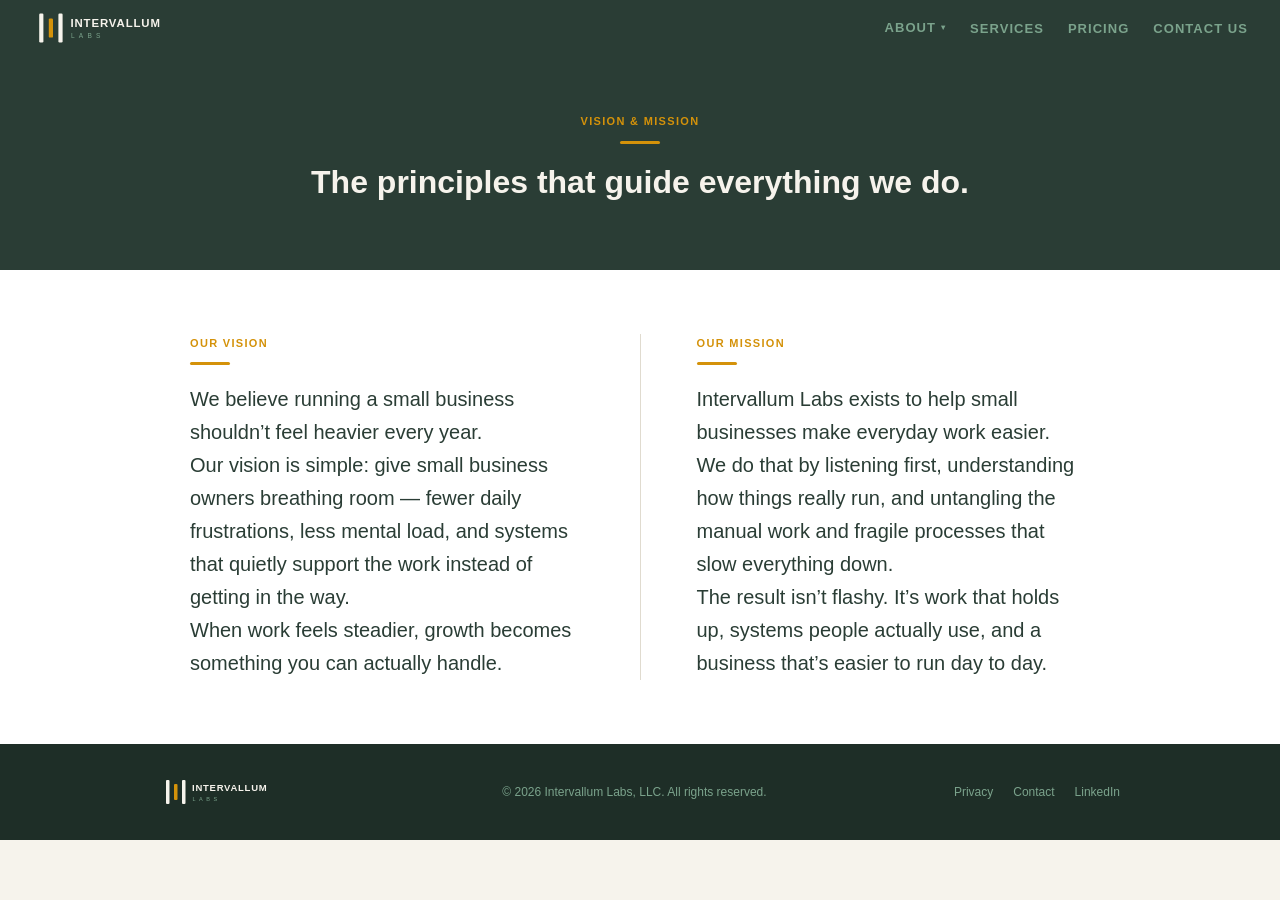
<file: vision.html>
<!DOCTYPE html>
<html lang="en">
<head>
  <meta charset="UTF-8">
  <meta name="viewport" content="width=device-width, initial-scale=1.0">
  <meta name="description" content="The vision and mission of Intervallum Labs — giving small businesses breathing room through calm, reliable systems.">
  <title>Vision &amp; Mission — Intervallum Labs</title>
  <link rel="icon" href="favicon.svg" type="image/svg+xml">
  <link rel="stylesheet" href="css/styles.css">
</head>
<body>

  <!-- NAV -->
  <nav class="nav" role="navigation" aria-label="Main navigation">
    <a href="home.html" class="nav-logo" aria-label="Intervallum Labs home">
      <svg viewBox="0 0 310 80" width="186" height="48" aria-hidden="true">
        <rect x="12" y="16" width="7" height="48" fill="#F6F3EC" rx="2"/>
        <rect x="28" y="24" width="7" height="32" fill="#D4920A" rx="2"/>
        <rect x="44" y="16" width="7" height="48" fill="#F6F3EC" rx="2"/>
        <text x="64" y="38" font-family="Arial, Helvetica, sans-serif" font-size="19" font-weight="700" fill="#F6F3EC" letter-spacing="1.5">INTERVALLUM</text>
        <text x="65" y="57" font-family="Arial, Helvetica, sans-serif" font-size="11" font-weight="400" fill="#7BA38C" letter-spacing="7">LABS</text>
      </svg>
    </a>
    <button class="nav-hamburger" aria-label="Toggle navigation menu" aria-expanded="false">
      <span></span>
      <span></span>
      <span></span>
    </button>
    <div class="nav-links-wrap">
      <ul class="nav-links">
        <li class="nav-has-dropdown">
            <span class="nav-dropdown-toggle">About <span class="nav-dropdown-caret" aria-hidden="true">&#9662;</span></span>
            <ul class="nav-dropdown-menu">
              <li><a href="about.html">About Intervallum Labs</a></li>
              <li><a href="vision.html">Our Vision &amp; Mission</a></li>
            </ul>
          </li>
        <!-- <li><a href="articles.html">Articles</a></li> -->
        <li><a href="services.html">Services</a></li>
        <li><a href="pricing.html">Pricing</a></li>
        <li><a href="contact-us.html">CONTACT US</a></li>
      </ul>
    </div>
  </nav>

  <!-- PAGE HERO -->
  <section class="page-hero">
    <span class="section-eyebrow">Vision &amp; Mission</span>
    <div class="accent-line centered"></div>
    <h1>The principles that guide everything we do.</h1>
  </section>

  <!-- VISION & MISSION -->
  <section class="content-section">
    <div class="vm-inner">

      <div class="vm-item">
        <span class="section-eyebrow">Our Vision</span>
        <div class="accent-line"></div>
        <p class="vm-statement">We believe running a small business shouldn&rsquo;t feel heavier every year.</p>
        <p class="vm-statement">Our vision is simple: give small business owners breathing room &#8212; fewer daily frustrations, less mental load, and systems that quietly support the work instead of getting in the way.</p>
        <p class="vm-statement">When work feels steadier, growth becomes something you can actually handle.</p>
      </div>

      <div class="vm-divider" aria-hidden="true"></div>

      <div class="vm-item">
        <span class="section-eyebrow">Our Mission</span>
        <div class="accent-line"></div>
        <p class="vm-statement">Intervallum Labs exists to help small businesses make everyday work easier.</p>
        <p class="vm-statement">We do that by listening first, understanding how things really run, and untangling the manual work and fragile processes that slow everything down.</p>
        <p class="vm-statement">The result isn&rsquo;t flashy. It&rsquo;s work that holds up, systems people actually use, and a business that&rsquo;s easier to run day to day.</p>
      </div>

    </div>
  </section>

  <!-- FOOTER -->
  <footer class="footer">
    <div class="footer-inner">
      <a href="home.html" class="nav-logo" aria-label="Intervallum Labs home">
        <svg viewBox="0 0 310 80" width="155" height="40" aria-hidden="true">
          <rect x="12" y="16" width="7" height="48" fill="#F6F3EC" rx="2"/>
          <rect x="28" y="24" width="7" height="32" fill="#D4920A" rx="2"/>
          <rect x="44" y="16" width="7" height="48" fill="#F6F3EC" rx="2"/>
          <text x="64" y="38" font-family="Arial, Helvetica, sans-serif" font-size="19" font-weight="700" fill="#F6F3EC" letter-spacing="1.5">INTERVALLUM</text>
          <text x="65" y="57" font-family="Arial, Helvetica, sans-serif" font-size="11" font-weight="400" fill="#7BA38C" letter-spacing="7">LABS</text>
        </svg>
      </a>
      <p class="footer-copy">&#169; 2026 Intervallum Labs, LLC. All rights reserved.</p>
      <nav class="footer-links" aria-label="Footer links">
        <a href="#">Privacy</a>
        <a href="contact-us.html">Contact</a>
        <a href="https://linkedin.com" target="_blank" rel="noopener noreferrer">LinkedIn</a>
      </nav>
    </div>
  </footer>

  <script src="js/main.js"></script>
</body>
</html>
</file>
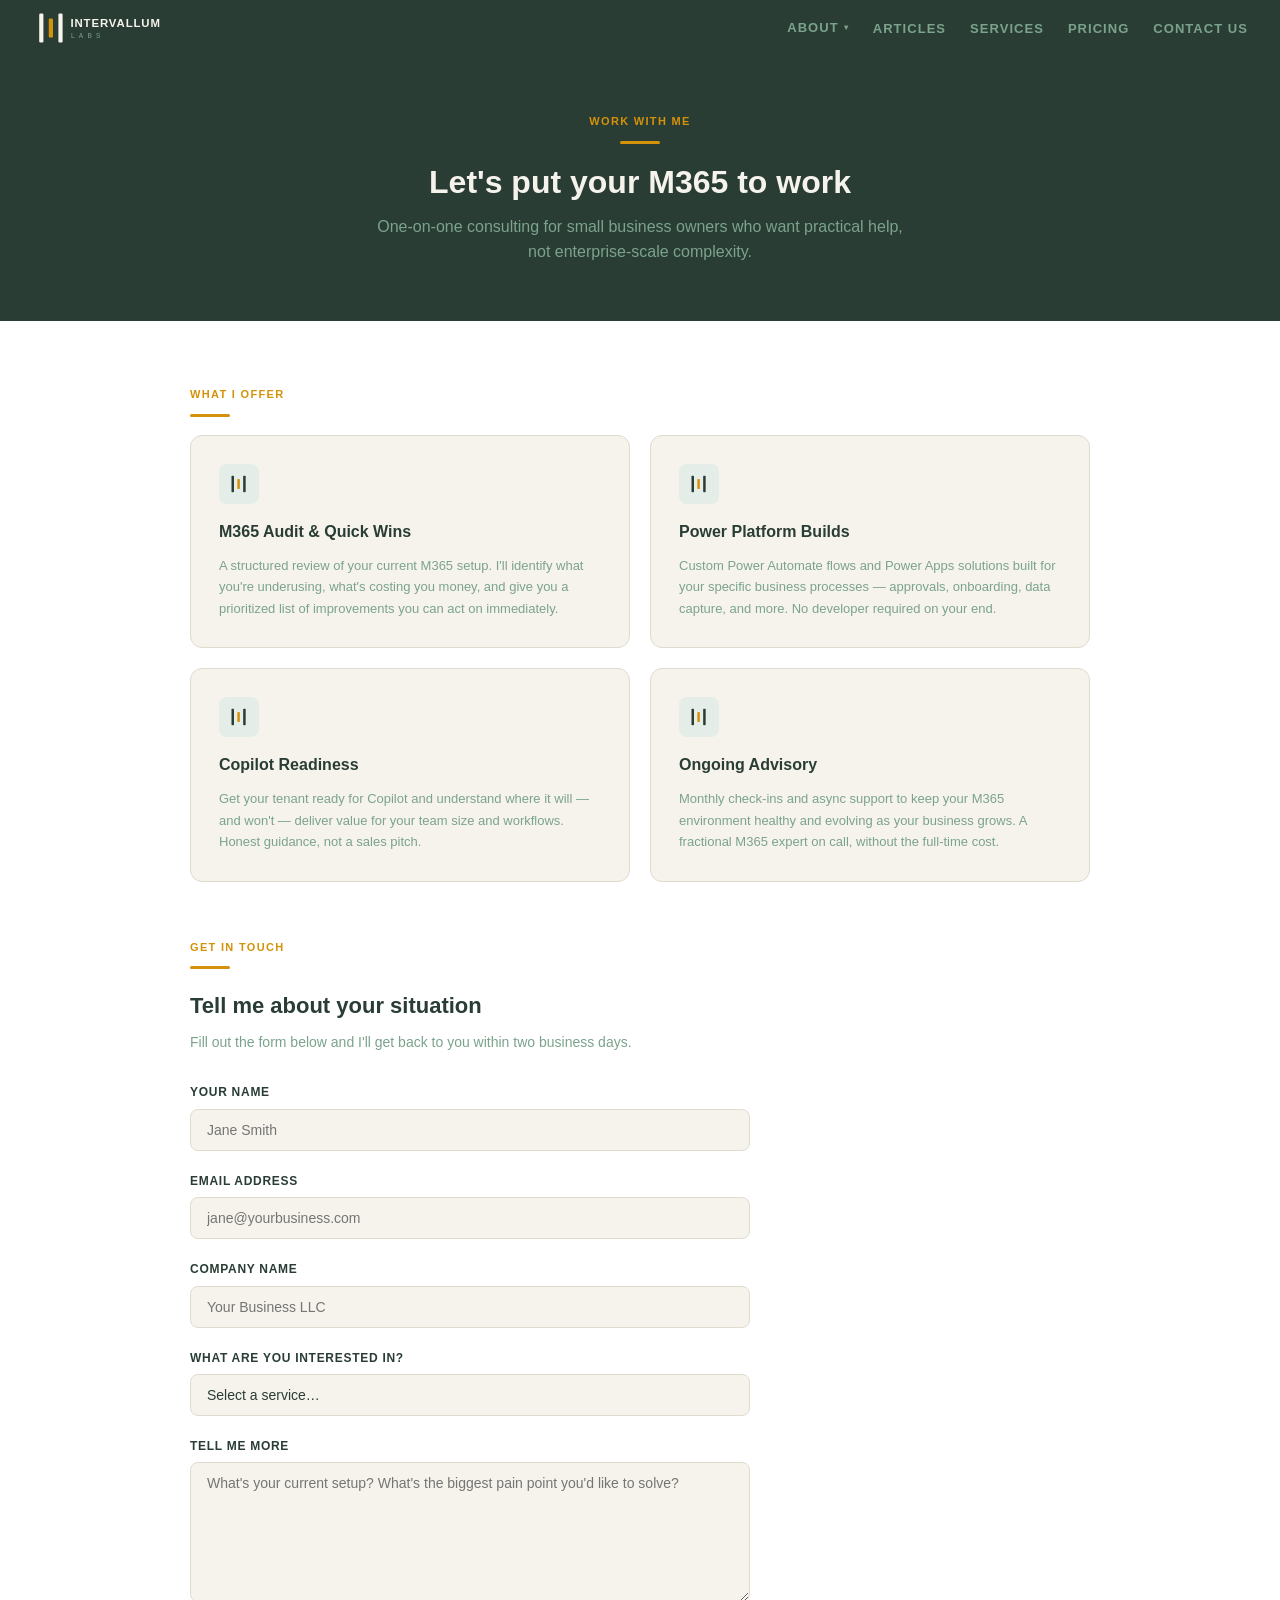
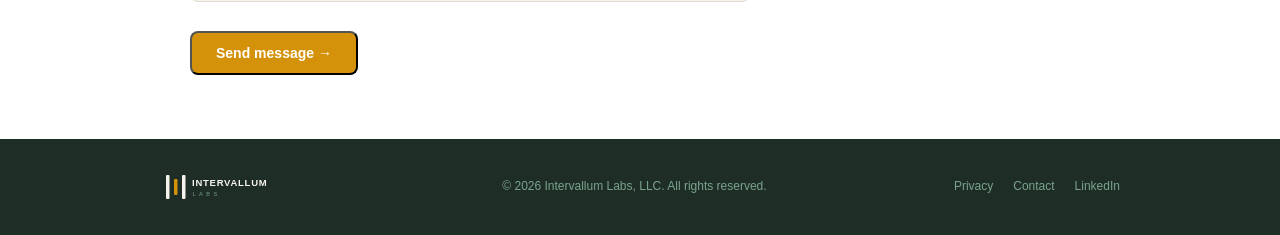
<file: work-with-me.html>
<!DOCTYPE html>
<html lang="en">
<head>
  <meta charset="UTF-8">
  <meta name="viewport" content="width=device-width, initial-scale=1.0">
  <meta name="description" content="Work with Intervallum Labs — Microsoft 365 consulting for small business owners. One-on-one guidance, real builds, practical results.">
  <title>Work With Me — Intervallum Labs</title>
  <link rel="icon" href="favicon.svg" type="image/svg+xml">
  <link rel="stylesheet" href="css/styles.css">
</head>
<body>

  <!-- NAV -->
  <nav class="nav" role="navigation" aria-label="Main navigation">
    <a href="home.html" class="nav-logo" aria-label="Intervallum Labs home">
      <svg viewBox="0 0 310 80" width="186" height="48" aria-hidden="true">
        <rect x="12" y="16" width="7" height="48" fill="#F6F3EC" rx="2"/>
        <rect x="28" y="24" width="7" height="32" fill="#D4920A" rx="2"/>
        <rect x="44" y="16" width="7" height="48" fill="#F6F3EC" rx="2"/>
        <text x="64" y="38" font-family="Arial, Helvetica, sans-serif" font-size="19" font-weight="700" fill="#F6F3EC" letter-spacing="1.5">INTERVALLUM</text>
        <text x="65" y="57" font-family="Arial, Helvetica, sans-serif" font-size="11" font-weight="400" fill="#7BA38C" letter-spacing="7">LABS</text>
      </svg>
    </a>
    <button class="nav-hamburger" aria-label="Toggle navigation menu" aria-expanded="false">
      <span></span>
      <span></span>
      <span></span>
    </button>
    <div class="nav-links-wrap">
      <ul class="nav-links">
        <li class="nav-has-dropdown">
            <span class="nav-dropdown-toggle">About <span class="nav-dropdown-caret" aria-hidden="true">&#9662;</span></span>
            <ul class="nav-dropdown-menu">
              <li><a href="about.html">About Intervallum Labs</a></li>
              <li><a href="vision.html">Our Vision &amp; Mission</a></li>
            </ul>
          </li>
        <li><a href="articles.html">Articles</a></li>
        <li><a href="services.html">Services</a></li>
        <li><a href="pricing.html">Pricing</a></li>
        <li><a href="work-with-me.html">CONTACT US</a></li>
      </ul>
    </div>
  </nav>

  <!-- PAGE HERO -->
  <section class="page-hero">
    <span class="section-eyebrow">Work With Me</span>
    <div class="accent-line centered"></div>
    <h1>Let's put your M365 to work</h1>
    <p>One-on-one consulting for small business owners who want practical help, not enterprise-scale complexity.</p>
  </section>

  <!-- SERVICES + CONTACT -->
  <section class="content-section">
    <div style="max-width: 900px; margin: 0 auto;">

      <span class="section-eyebrow">What I Offer</span>
      <div class="accent-line"></div>
      <div class="services-grid">

        <div class="service-card">
          <div class="service-icon">
            <svg viewBox="0 0 24 24" width="20" height="20" aria-hidden="true">
              <rect x="3" y="2" width="3" height="20" fill="#2A3D35" rx="1"/>
              <rect x="10" y="6" width="3" height="12" fill="#D4920A" rx="1"/>
              <rect x="17" y="2" width="3" height="20" fill="#2A3D35" rx="1"/>
            </svg>
          </div>
          <h3>M365 Audit &amp; Quick Wins</h3>
          <p>A structured review of your current M365 setup. I'll identify what you're underusing, what's costing you money, and give you a prioritized list of improvements you can act on immediately.</p>
        </div>

        <div class="service-card">
          <div class="service-icon">
            <svg viewBox="0 0 24 24" width="20" height="20" aria-hidden="true">
              <rect x="3" y="2" width="3" height="20" fill="#2A3D35" rx="1"/>
              <rect x="10" y="6" width="3" height="12" fill="#D4920A" rx="1"/>
              <rect x="17" y="2" width="3" height="20" fill="#2A3D35" rx="1"/>
            </svg>
          </div>
          <h3>Power Platform Builds</h3>
          <p>Custom Power Automate flows and Power Apps solutions built for your specific business processes — approvals, onboarding, data capture, and more. No developer required on your end.</p>
        </div>

        <div class="service-card">
          <div class="service-icon">
            <svg viewBox="0 0 24 24" width="20" height="20" aria-hidden="true">
              <rect x="3" y="2" width="3" height="20" fill="#2A3D35" rx="1"/>
              <rect x="10" y="6" width="3" height="12" fill="#D4920A" rx="1"/>
              <rect x="17" y="2" width="3" height="20" fill="#2A3D35" rx="1"/>
            </svg>
          </div>
          <h3>Copilot Readiness</h3>
          <p>Get your tenant ready for Copilot and understand where it will — and won't — deliver value for your team size and workflows. Honest guidance, not a sales pitch.</p>
        </div>

        <div class="service-card">
          <div class="service-icon">
            <svg viewBox="0 0 24 24" width="20" height="20" aria-hidden="true">
              <rect x="3" y="2" width="3" height="20" fill="#2A3D35" rx="1"/>
              <rect x="10" y="6" width="3" height="12" fill="#D4920A" rx="1"/>
              <rect x="17" y="2" width="3" height="20" fill="#2A3D35" rx="1"/>
            </svg>
          </div>
          <h3>Ongoing Advisory</h3>
          <p>Monthly check-ins and async support to keep your M365 environment healthy and evolving as your business grows. A fractional M365 expert on call, without the full-time cost.</p>
        </div>

      </div>

      <!-- CONTACT FORM -->
      <div class="contact-form-wrap">
        <span class="section-eyebrow">Get in Touch</span>
        <div class="accent-line"></div>
        <h2>Tell me about your situation</h2>
        <p>Fill out the form below and I'll get back to you within two business days.</p>

        <!-- Replace action URL with your Formspree endpoint: https://formspree.io/f/YOUR_ID -->
        <form class="contact-form" action="#" method="POST">
          <div class="form-group">
            <label for="name">Your name</label>
            <input type="text" id="name" name="name" placeholder="Jane Smith" required>
          </div>
          <div class="form-group">
            <label for="email">Email address</label>
            <input type="email" id="email" name="email" placeholder="jane@yourbusiness.com" required>
          </div>
          <div class="form-group">
            <label for="company">Company name</label>
            <input type="text" id="company" name="company" placeholder="Your Business LLC">
          </div>
          <div class="form-group">
            <label for="interest">What are you interested in?</label>
            <select id="interest" name="interest">
              <option value="">Select a service…</option>
              <option value="audit">M365 Audit &amp; Quick Wins</option>
              <option value="power-platform">Power Platform Build</option>
              <option value="copilot">Copilot Readiness</option>
              <option value="advisory">Ongoing Advisory</option>
              <option value="other">Something else</option>
            </select>
          </div>
          <div class="form-group">
            <label for="message">Tell me more</label>
            <textarea id="message" name="message" placeholder="What's your current setup? What's the biggest pain point you'd like to solve?"></textarea>
          </div>
          <button type="submit" class="btn-primary">Send message →</button>
        </form>
      </div>

    </div>
  </section>

  <!-- FOOTER -->
  <footer class="footer">
    <div class="footer-inner">
      <a href="home.html" class="nav-logo" aria-label="Intervallum Labs home">
        <svg viewBox="0 0 310 80" width="155" height="40" aria-hidden="true">
          <rect x="12" y="16" width="7" height="48" fill="#F6F3EC" rx="2"/>
          <rect x="28" y="24" width="7" height="32" fill="#D4920A" rx="2"/>
          <rect x="44" y="16" width="7" height="48" fill="#F6F3EC" rx="2"/>
          <text x="64" y="38" font-family="Arial, Helvetica, sans-serif" font-size="19" font-weight="700" fill="#F6F3EC" letter-spacing="1.5">INTERVALLUM</text>
          <text x="65" y="57" font-family="Arial, Helvetica, sans-serif" font-size="11" font-weight="400" fill="#7BA38C" letter-spacing="7">LABS</text>
        </svg>
      </a>
      <p class="footer-copy">© 2026 Intervallum Labs, LLC. All rights reserved.</p>
      <nav class="footer-links" aria-label="Footer links">
        <a href="#">Privacy</a>
        <a href="work-with-me.html">Contact</a>
        <a href="https://linkedin.com" target="_blank" rel="noopener noreferrer">LinkedIn</a>
      </nav>
    </div>
  </footer>

  <script src="js/main.js"></script>
</body>
</html>
</file>
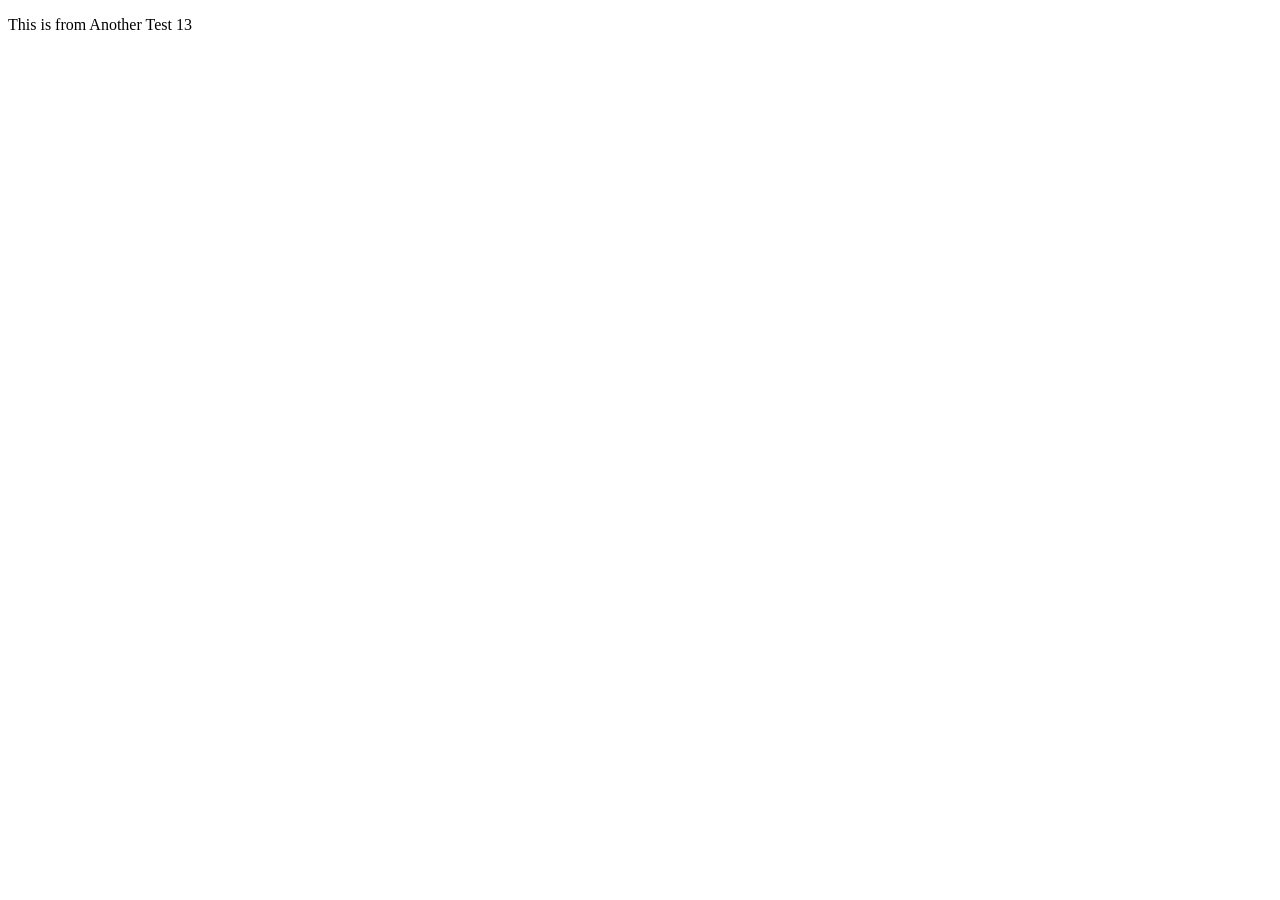
<file: articles/Another-Test13.html>
<!doctype html>
  <html xmlns:mso="urn:schemas-microsoft-com:office:office" xmlns:msdt="uuid:C2F41010-65B3-11d1-A29F-00AA00C14882">
  <head><title>Another Test 13</title></head>
  <body class="markdown-body">
    <p dir="auto">This is from Another Test 13</p>
  </body>
</html>
</file>
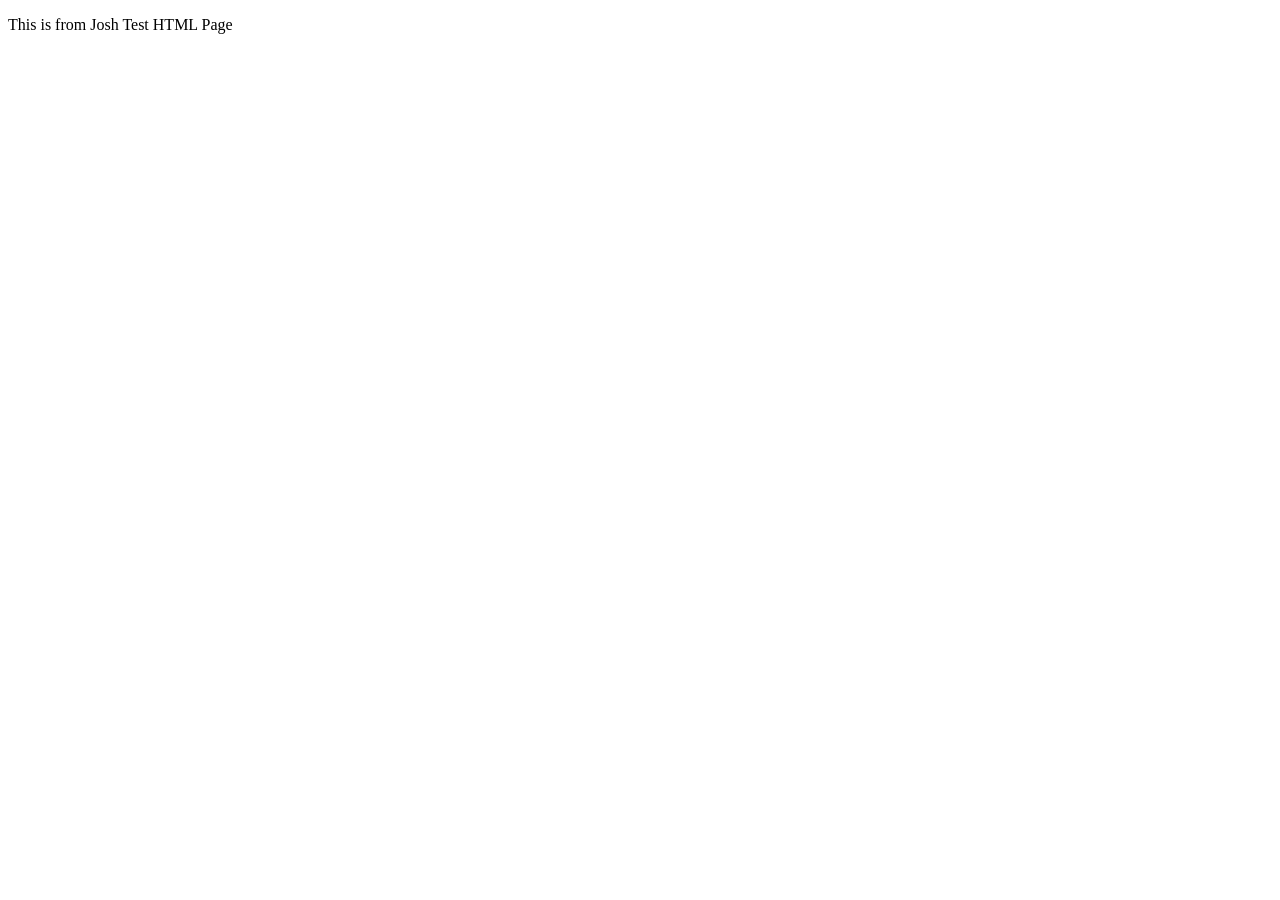
<file: articles/josh-test-html-page-1.html>
<!doctype html>
  <html xmlns:mso="urn:schemas-microsoft-com:office:office" xmlns:msdt="uuid:C2F41010-65B3-11d1-A29F-00AA00C14882">
  <head><title>Josh Test HTML Page</title>
  <body class="markdown-body">
    <p dir="auto">This is from Josh Test HTML Page</p>
  </body>
</html>
</file>
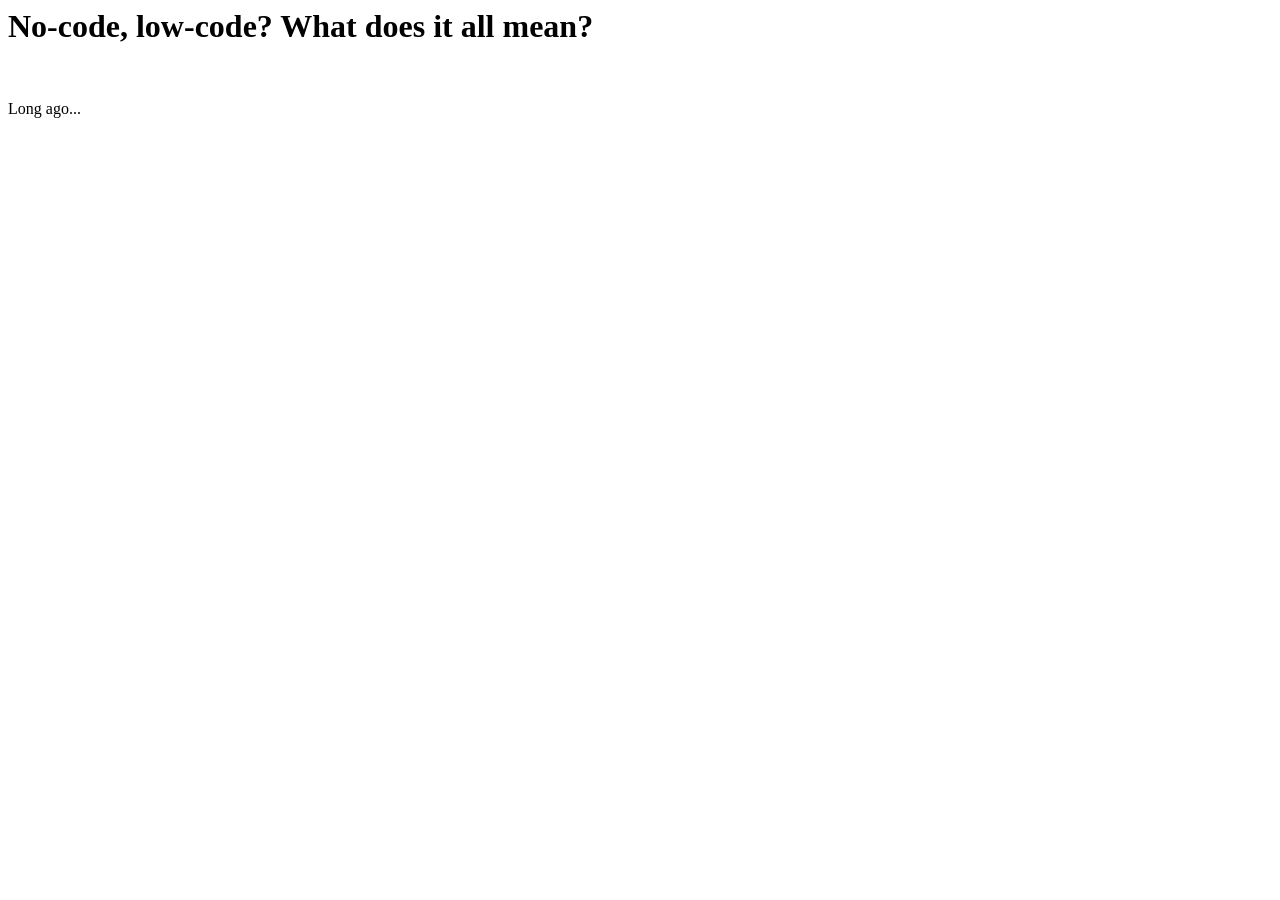
<file: articles/power-automate-and-you.html>
<html xmlns:mso="urn:schemas-microsoft-com:office:office" xmlns:msdt="uuid:C2F41010-65B3-11d1-A29F-00AA00C14882">
<head>
<title>Power Automate and You</title>

<!--[if gte mso 9]><xml>
<mso:CustomDocumentProperties>
<mso:PublishStatus msdt:dt="string">New</mso:PublishStatus>
</mso:CustomDocumentProperties>
</xml><![endif]-->
</head><body>
<h1>No-code, low-code? What does it all mean?</h1>
<br/>
<p>
Long ago...
</body>
</html>
</file>
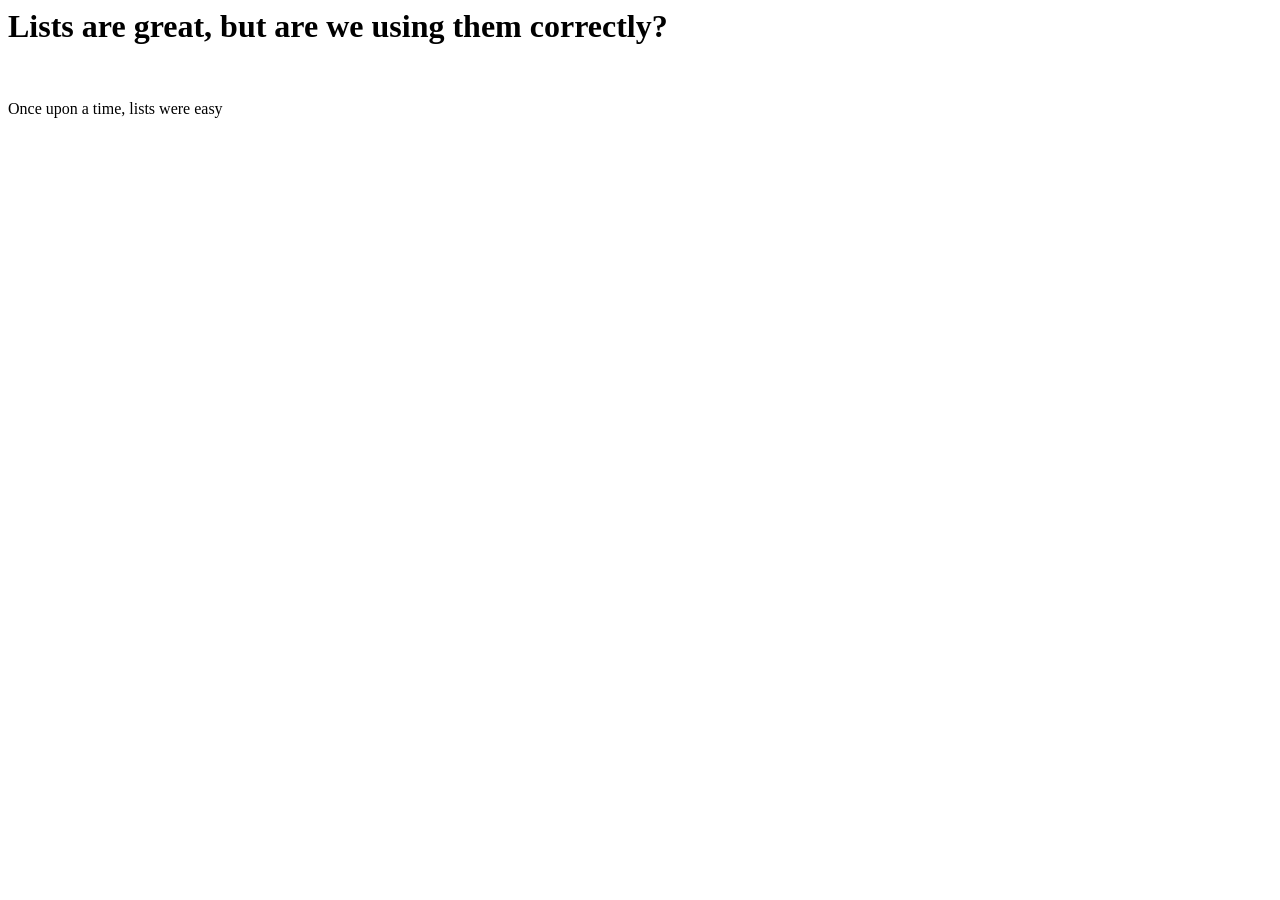
<file: articles/sharepoint-list-the-unspoken-rule.html>
<html xmlns:mso="urn:schemas-microsoft-com:office:office" xmlns:msdt="uuid:C2F41010-65B3-11d1-A29F-00AA00C14882">
<head>
<title>Sharepoint Lists - the Unspoken Rule</title>

<!--[if gte mso 9]><xml>
<mso:CustomDocumentProperties>
<mso:PublishStatus msdt:dt="string">New</mso:PublishStatus>
</mso:CustomDocumentProperties>
</xml><![endif]-->
</head><body>
<h1>Lists are great, but are we using them correctly?</h1>
<br/>
<p>
Once upon a time, lists were easy
</body>
</html>
</file>
<file: css/styles.css>
/* ============================================
   INTERVALLUM LABS — GLOBAL STYLES
   ============================================ */

:root {
  --spruce: #2A3D35;
  --honey: #D4920A;
  --ivory: #F6F3EC;
  --fern: #7BA38C;
  --dark-spruce: #1E2E27;
  --light-fern: #E4EDE8;
  --white: #ffffff;
  --border: #E0DBCF;
}

*, *::before, *::after {
  box-sizing: border-box;
  margin: 0;
  padding: 0;
}

html { scroll-behavior: smooth; }

body {
  font-family: Arial, Helvetica, sans-serif;
  font-weight: 400;
  line-height: 1.7;
  background: var(--ivory);
  color: var(--spruce);
}

img { max-width: 100%; }

/* ============================================
   NAV
   ============================================ */

.nav {
  position: sticky;
  top: 0;
  z-index: 100;
  background: var(--spruce);
  min-height: 56px;
  display: flex;
  align-items: center;
  justify-content: space-between;
  padding: 0 32px;
  gap: 16px;
}

.nav-logo {
  display: block;
  line-height: 0;
  text-decoration: none;
  flex-shrink: 0;
}

.nav-links-wrap {
  display: flex;
  align-items: center;
  gap: 24px;
}

.nav-links {
  display: flex;
  align-items: center;
  gap: 24px;
  list-style: none;
}

.nav-links a {
  color: var(--fern);
  text-decoration: none;
  font-size: 13px;
  font-weight: 700;
  text-transform: uppercase;
  letter-spacing: 0.08em;
  transition: color 0.2s;
}

.nav-links a:hover,
.nav-links a:focus { color: var(--ivory); }

.nav-subscribe {
  background: var(--honey);
  color: #fff;
  padding: 7px 16px;
  border-radius: 6px;
  font-size: 13px;
  font-weight: 700;
  text-transform: uppercase;
  letter-spacing: 0.08em;
  text-decoration: none;
  transition: opacity 0.2s;
  white-space: nowrap;
}

.nav-subscribe:hover { opacity: 0.88; color: #fff; }

.nav-hamburger {
  display: none;
  flex-direction: column;
  gap: 5px;
  cursor: pointer;
  background: none;
  border: none;
  padding: 6px 4px;
}

.nav-hamburger span {
  display: block;
  width: 22px;
  height: 2px;
  background: var(--ivory);
  border-radius: 2px;
  transition: transform 0.25s, opacity 0.25s;
}

.nav-has-dropdown {
  position: relative;
}

.nav-dropdown-toggle {
  display: flex !important;
  align-items: center;
  gap: 5px;
  color: var(--fern);
  font-size: 13px;
  font-weight: 700;
  text-transform: uppercase;
  letter-spacing: 0.08em;
  cursor: default;
  user-select: none;
}

.nav-dropdown-caret {
  font-size: 8px;
  display: inline-block;
  transition: transform 0.2s;
}

.nav-has-dropdown:hover .nav-dropdown-caret,
.nav-has-dropdown:focus-within .nav-dropdown-caret {
  transform: rotate(180deg);
}

.nav-dropdown-menu {
  display: none;
  position: absolute;
  top: calc(100% + 8px);
  left: 0;
  background: var(--dark-spruce);
  border-radius: 8px;
  border: 0.5px solid rgba(246, 243, 236, 0.12);
  list-style: none;
  min-width: 210px;
  padding: 6px 0;
  z-index: 200;
  box-shadow: 0 8px 24px rgba(0, 0, 0, 0.25);
}

.nav-dropdown-menu::before {
  content: '';
  position: absolute;
  top: -8px;
  left: 0;
  right: 0;
  height: 8px;
}

.nav-has-dropdown:hover .nav-dropdown-menu,
.nav-has-dropdown:focus-within .nav-dropdown-menu {
  display: block;
}

.nav-dropdown-menu li a {
  display: block;
  padding: 9px 16px;
  font-size: 12px;
  font-weight: 700;
  color: var(--fern);
  text-transform: uppercase;
  letter-spacing: 0.08em;
  text-decoration: none;
  white-space: nowrap;
  transition: color 0.2s, background 0.15s;
}

.nav-dropdown-menu li a:hover,
.nav-dropdown-menu li a:focus {
  color: var(--ivory);
  background: rgba(246, 243, 236, 0.06);
}

/* ============================================
   SHARED ELEMENTS
   ============================================ */

.section-eyebrow {
  display: block;
  font-size: 11px;
  font-weight: 700;
  text-transform: uppercase;
  letter-spacing: 0.12em;
  color: var(--honey);
  margin-bottom: 10px;
}

.accent-line {
  width: 40px;
  height: 3px;
  background: var(--honey);
  border-radius: 2px;
  margin-bottom: 18px;
}

.accent-line.centered {
  margin-left: auto;
  margin-right: auto;
}

.btn-primary {
  display: inline-block;
  background: var(--honey);
  color: #fff;
  padding: 12px 24px;
  border-radius: 8px;
  text-decoration: none;
  font-weight: 700;
  font-size: 14px;
  transition: opacity 0.2s;
}

.btn-primary:hover { opacity: 0.88; color: #fff; }

.btn-secondary {
  display: inline-block;
  background: transparent;
  color: var(--ivory);
  padding: 12px 24px;
  border-radius: 8px;
  border: 1.5px solid var(--fern);
  text-decoration: none;
  font-weight: 700;
  font-size: 14px;
  transition: border-color 0.2s, color 0.2s;
}

.btn-secondary:hover { border-color: var(--ivory); }

.home-section--ivory .btn-secondary {
  color: var(--spruce);
  border-color: var(--spruce);
}

.home-section--ivory .btn-secondary:hover { border-color: var(--honey); color: var(--honey); }

.tags { display: flex; flex-wrap: wrap; gap: 8px; }

.tag {
  background: var(--light-fern);
  color: var(--spruce);
  font-size: 12px;
  font-weight: 700;
  padding: 5px 12px;
  border-radius: 100px;
}

/* ============================================
   HERO
   ============================================ */

.hero {
  background: var(--spruce);
  padding: 32px 48px 36px;
}

.hero-inner {
  max-width: 960px;
  margin: 0 auto;
  display: flex;
  align-items: center;
  gap: 64px;
}

.hero-text { flex: 1; min-width: 0; }

.eyebrow {
  display: block;
  font-size: 11px;
  font-weight: 700;
  text-transform: uppercase;
  letter-spacing: 0.12em;
  color: var(--honey);
  margin-bottom: 16px;
}

.hero-text h1 {
  font-size: 38px;
  font-weight: 700;
  color: var(--ivory);
  line-height: 1.2;
  margin-bottom: 20px;
}

.hero-text h1 .accent { color: var(--honey); }

.hero-text > p {
  color: var(--fern);
  font-size: 16px;
  line-height: 1.7;
  margin-bottom: 32px;
}

.hero-buttons {
  display: flex;
  gap: 14px;
  flex-wrap: wrap;
}

.hero-photo { flex-shrink: 0; }

.photo-circle {
  width: 200px;
  height: 200px;
  border-radius: 50%;
  border: 4px solid var(--honey);
  overflow: hidden;
  background: var(--dark-spruce);
  display: flex;
  align-items: center;
  justify-content: center;
}

.photo-circle img {
  width: 100%;
  height: 100%;
  object-fit: cover;
  display: block;
}

.photo-initials {
  font-size: 56px;
  font-weight: 700;
  color: var(--fern);
  display: none;
}

/* ============================================
   STATS BAND
   ============================================ */

.stats-band {
  background: var(--honey);
  padding: 24px 48px;
}

.stats-inner {
  max-width: 900px;
  margin: 0 auto;
  display: flex;
  justify-content: space-evenly;
  align-items: center;
}

.stat-item {
  text-align: center;
  padding: 0 32px;
  position: relative;
}

.stat-item + .stat-item::before {
  content: '';
  position: absolute;
  left: 0;
  top: 50%;
  transform: translateY(-50%);
  width: 1px;
  height: 36px;
  background: rgba(42, 61, 53, 0.25);
}

.stat-number {
  display: block;
  font-size: 22px;
  font-weight: 700;
  color: var(--spruce);
  line-height: 1.1;
}

.stat-label {
  display: block;
  font-size: 12px;
  color: var(--spruce);
  opacity: 0.75;
  margin-top: 3px;
}

/* ============================================
   ABOUT SECTION
   ============================================ */

.about-section {
  background: var(--white);
  padding: 64px 48px;
}

.about-inner {
  max-width: 900px;
  margin: 0 auto;
  display: grid;
  grid-template-columns: 240px 1fr;
  gap: 56px;
  align-items: start;
}

.about-photo img {
  width: 100%;
  aspect-ratio: 1;
  border-radius: 12px;
  border: 3px solid var(--honey);
  object-fit: cover;
  display: block;
}

.about-photo .photo-placeholder {
  width: 100%;
  aspect-ratio: 1;
  border-radius: 12px;
  border: 3px solid var(--honey);
  background: var(--light-fern);
  display: none;
  align-items: center;
  justify-content: center;
  font-size: 64px;
  font-weight: 700;
  color: var(--fern);
}

.about-name {
  font-size: 22px;
  font-weight: 700;
  color: var(--spruce);
  margin-bottom: 2px;
}

.about-title {
  font-size: 13px;
  color: var(--honey);
  text-transform: uppercase;
  letter-spacing: 0.06em;
  margin-bottom: 16px;
}

.about-text p {
  font-size: 15px;
  color: #555;
  line-height: 1.75;
  margin-bottom: 24px;
}

/* ============================================
   CONTENT PILLARS
   ============================================ */

.pillars-section {
  background: var(--ivory);
  padding: 64px 48px;
}

.pillars-inner {
  max-width: 900px;
  margin: 0 auto;
}

.pillars-header { margin-bottom: 36px; }

.pillars-header h2 {
  font-size: 26px;
  font-weight: 700;
  color: var(--spruce);
  margin-bottom: 10px;
  line-height: 1.3;
}

.pillars-header p {
  font-size: 15px;
  color: var(--fern);
  max-width: 600px;
  line-height: 1.6;
}

.pillars-grid {
  display: grid;
  grid-template-columns: repeat(2, 1fr);
  gap: 20px;
}

.pillar-card {
  background: var(--white);
  border-radius: 12px;
  border: 0.5px solid var(--border);
  padding: 28px;
}

.pillar-icon {
  width: 40px;
  height: 40px;
  background: var(--light-fern);
  border-radius: 8px;
  display: flex;
  align-items: center;
  justify-content: center;
  margin-bottom: 16px;
}

.pillar-card h3 {
  font-size: 15px;
  font-weight: 700;
  color: var(--spruce);
  margin-bottom: 8px;
  line-height: 1.35;
}

.pillar-card p {
  font-size: 13px;
  color: var(--fern);
  line-height: 1.65;
}

/* ============================================
   LATEST ARTICLES
   ============================================ */

.articles-section {
  background: var(--white);
  padding: 64px 48px;
}

.articles-inner {
  max-width: 900px;
  margin: 0 auto;
}

.articles-header { margin-bottom: 36px; }

.articles-header h2 {
  font-size: 26px;
  font-weight: 700;
  color: var(--spruce);
  margin-bottom: 10px;
}

.articles-header p {
  font-size: 15px;
  color: var(--fern);
}

.articles-grid {
  display: grid;
  grid-template-columns: repeat(3, 1fr);
  gap: 20px;
  margin-bottom: 36px;
}

.article-card {
  background: var(--white);
  border-radius: 12px;
  border: 0.5px solid var(--border);
  overflow: hidden;
  display: flex;
  flex-direction: column;
}

.article-card-top {
  background: var(--spruce);
  padding: 10px 16px;
}

.article-tag {
  font-size: 10px;
  font-weight: 700;
  color: var(--honey);
  text-transform: uppercase;
  letter-spacing: 0.1em;
}

.article-card-body {
  padding: 20px;
  flex: 1;
  display: flex;
  flex-direction: column;
}

.article-card h3 {
  font-size: 14px;
  font-weight: 700;
  color: var(--spruce);
  line-height: 1.4;
  margin-bottom: 10px;
}

.article-card p {
  font-size: 12px;
  color: var(--fern);
  line-height: 1.6;
  margin-bottom: 14px;
  flex: 1;
}

.article-read-link {
  font-size: 12px;
  font-weight: 700;
  color: var(--honey);
  text-decoration: none;
}

.article-read-link:hover { text-decoration: underline; }

.articles-cta { text-align: center; }

/* ============================================
   NEWSLETTER
   ============================================ */

.newsletter-section {
  background: var(--spruce);
  padding: 72px 48px;
  text-align: center;
}

.newsletter-inner {
  max-width: 560px;
  margin: 0 auto;
}

.newsletter-inner h2 {
  font-size: 28px;
  font-weight: 700;
  color: var(--ivory);
  margin-bottom: 12px;
  line-height: 1.25;
}

.newsletter-inner > p {
  font-size: 15px;
  color: var(--fern);
  margin-bottom: 28px;
  line-height: 1.6;
}

.newsletter-form {
  display: flex;
  gap: 8px;
  max-width: 440px;
  margin: 0 auto 12px;
}

.newsletter-form input[type="email"] {
  flex: 1;
  min-width: 0;
  padding: 12px 16px;
  background: var(--ivory);
  color: var(--spruce);
  border: none;
  border-radius: 8px;
  font-size: 14px;
  font-family: Arial, Helvetica, sans-serif;
  outline: none;
}

.newsletter-form input[type="email"]::placeholder { color: var(--fern); }

.newsletter-form input[type="email"]:focus {
  box-shadow: 0 0 0 2px var(--honey);
}

.newsletter-form button {
  background: var(--honey);
  color: #fff;
  border: none;
  padding: 12px 20px;
  border-radius: 8px;
  font-size: 14px;
  font-weight: 700;
  font-family: Arial, Helvetica, sans-serif;
  cursor: pointer;
  white-space: nowrap;
  transition: opacity 0.2s;
}

.newsletter-form button:hover { opacity: 0.88; }

.newsletter-fine {
  font-size: 11px;
  color: var(--fern);
  opacity: 0.7;
}

/* ============================================
   FOOTER
   ============================================ */

.footer {
  background: var(--dark-spruce);
  padding: 28px 48px;
}

.footer-inner {
  max-width: 960px;
  margin: 0 auto;
  display: flex;
  align-items: center;
  justify-content: space-between;
  gap: 24px;
}

.footer-copy {
  font-size: 12px;
  color: var(--fern);
}

.footer-links {
  display: flex;
  gap: 20px;
}

.footer-links a {
  font-size: 12px;
  color: var(--fern);
  text-decoration: none;
  transition: color 0.2s;
}

.footer-links a:hover { color: var(--ivory); }

/* ============================================
   INNER PAGE SHARED
   ============================================ */

.page-hero {
  background: var(--spruce);
  padding: 56px 48px;
  text-align: center;
}

.page-hero h1 {
  font-size: 32px;
  font-weight: 700;
  color: var(--ivory);
  margin-bottom: 12px;
  line-height: 1.25;
}

.page-hero p {
  font-size: 16px;
  color: var(--fern);
  max-width: 540px;
  margin: 0 auto;
  line-height: 1.6;
}

.content-section {
  background: var(--white);
  padding: 64px 48px;
}

.content-inner {
  max-width: 720px;
  margin: 0 auto;
}

/* Articles full page */
.articles-page-section {
  background: var(--ivory);
  padding: 48px;
}

.articles-page-inner {
  max-width: 900px;
  margin: 0 auto;
}

.articles-filter {
  display: flex;
  gap: 10px;
  flex-wrap: wrap;
  margin-bottom: 32px;
}

.filter-btn {
  background: var(--light-fern);
  color: var(--spruce);
  border: none;
  padding: 7px 16px;
  border-radius: 100px;
  font-size: 12px;
  font-weight: 700;
  font-family: Arial, Helvetica, sans-serif;
  cursor: pointer;
  transition: background 0.2s, color 0.2s;
}

.filter-btn.active,
.filter-btn:hover {
  background: var(--honey);
  color: #fff;
}

/* Archive */
.archive-section {
  margin-top: 56px;
}

.archive-heading {
  font-size: 13px;
  font-weight: 700;
  letter-spacing: 1.5px;
  text-transform: uppercase;
  color: var(--fern);
  margin-bottom: 16px;
}

.archive-year {
  border-top: 1px solid var(--border);
}

.archive-year:last-child {
  border-bottom: 1px solid var(--border);
}

.archive-year-summary {
  display: flex;
  align-items: center;
  justify-content: space-between;
  padding: 14px 4px;
  font-size: 16px;
  font-weight: 700;
  color: var(--spruce);
  cursor: pointer;
  list-style: none;
  user-select: none;
}

.archive-year-summary::-webkit-details-marker { display: none; }

.archive-year-summary::after {
  content: '+';
  font-size: 20px;
  font-weight: 400;
  color: var(--honey);
  transition: transform 0.2s;
}

.archive-year[open] > .archive-year-summary::after {
  content: '−';
}

.archive-year-body {
  padding: 0 0 8px 16px;
}

.archive-month {
  border-top: 1px solid var(--border);
}

.archive-month-summary {
  display: flex;
  align-items: center;
  justify-content: space-between;
  padding: 10px 4px;
  font-size: 14px;
  font-weight: 600;
  color: var(--spruce);
  cursor: pointer;
  list-style: none;
  user-select: none;
}

.archive-month-summary::-webkit-details-marker { display: none; }

.archive-month-summary::after {
  content: '+';
  font-size: 16px;
  font-weight: 400;
  color: var(--honey);
}

.archive-month[open] > .archive-month-summary::after {
  content: '−';
}

.archive-article-list {
  list-style: none;
  padding: 4px 0 12px 12px;
  margin: 0;
  display: flex;
  flex-direction: column;
  gap: 8px;
}

.archive-article-list a {
  font-size: 14px;
  color: var(--spruce);
  text-decoration: none;
  border-bottom: 1px solid transparent;
  transition: color 0.15s, border-color 0.15s;
}

.archive-article-list a:hover {
  color: var(--honey);
  border-bottom-color: var(--honey);
}

/* Work With Me */
.services-grid {
  display: grid;
  grid-template-columns: repeat(2, 1fr);
  gap: 20px;
  margin-bottom: 56px;
}

.service-card {
  background: var(--ivory);
  border-radius: 12px;
  border: 0.5px solid var(--border);
  padding: 28px;
}

.service-card .service-icon {
  width: 40px;
  height: 40px;
  background: var(--light-fern);
  border-radius: 8px;
  display: flex;
  align-items: center;
  justify-content: center;
  margin-bottom: 14px;
}

.service-card h3 {
  font-size: 16px;
  font-weight: 700;
  color: var(--spruce);
  margin-bottom: 10px;
}

.service-card p {
  font-size: 13px;
  color: var(--fern);
  line-height: 1.65;
}

.contact-form-wrap h2 {
  font-size: 22px;
  font-weight: 700;
  color: var(--spruce);
  margin-bottom: 6px;
}

.contact-form-wrap > p {
  font-size: 14px;
  color: var(--fern);
  margin-bottom: 28px;
}

.contact-form { max-width: 560px; }

.form-group { margin-bottom: 20px; }

.form-group label {
  display: block;
  font-size: 12px;
  font-weight: 700;
  color: var(--spruce);
  margin-bottom: 6px;
  text-transform: uppercase;
  letter-spacing: 0.06em;
}

.form-group input,
.form-group textarea,
.form-group select {
  width: 100%;
  padding: 12px 16px;
  border: 1.5px solid var(--border);
  border-radius: 8px;
  font-size: 14px;
  font-family: Arial, Helvetica, sans-serif;
  color: var(--spruce);
  background: var(--ivory);
  outline: none;
  transition: border-color 0.2s;
  appearance: none;
}

.form-group input:focus,
.form-group textarea:focus,
.form-group select:focus { border-color: var(--honey); }

.form-group textarea { min-height: 140px; resize: vertical; }

/* Article template */
.article-hero {
  background: var(--spruce);
  padding: 56px 48px 48px;
}

.article-hero-inner {
  max-width: 720px;
  margin: 0 auto;
}

.article-hero .article-tag {
  display: inline-block;
  margin-bottom: 16px;
  font-size: 11px;
}

.article-hero h1 {
  font-size: 30px;
  font-weight: 700;
  color: var(--ivory);
  line-height: 1.25;
  margin-bottom: 16px;
}

.article-meta {
  font-size: 13px;
  color: var(--fern);
}

.article-body {
  background: var(--white);
  padding: 56px 48px;
}

.article-body-inner {
  max-width: 720px;
  margin: 0 auto;
}

.article-body h2 {
  font-size: 20px;
  font-weight: 700;
  color: var(--spruce);
  margin-bottom: 12px;
  margin-top: 36px;
}

.article-body p {
  font-size: 15px;
  color: #444;
  line-height: 1.75;
  margin-bottom: 20px;
}

.article-body ul,
.article-body ol {
  padding-left: 24px;
  margin-bottom: 20px;
}

.article-body li {
  font-size: 15px;
  color: #444;
  line-height: 1.75;
  margin-bottom: 8px;
}

.article-body a { color: var(--honey); }

.article-body .callout {
  background: var(--light-fern);
  border-left: 4px solid var(--honey);
  border-radius: 0 8px 8px 0;
  padding: 16px 20px;
  margin-bottom: 20px;
}

.article-body .callout p {
  margin-bottom: 0;
  font-size: 14px;
  color: var(--spruce);
}

/* About full page */
.about-full-inner {
  max-width: 900px;
  margin: 0 auto;
  display: grid;
  grid-template-columns: 240px 1fr;
  gap: 56px;
  align-items: start;
}

.about-full-photo img {
  width: 100%;
  aspect-ratio: 1;
  border-radius: 12px;
  border: 3px solid var(--honey);
  object-fit: cover;
  display: block;
}

.about-full-photo .photo-placeholder {
  width: 100%;
  aspect-ratio: 1;
  border-radius: 12px;
  border: 3px solid var(--honey);
  background: var(--light-fern);
  display: none;
  align-items: center;
  justify-content: center;
  font-size: 64px;
  font-weight: 700;
  color: var(--fern);
}

.about-full-text .about-name {
  font-size: 26px;
  font-weight: 700;
  color: var(--spruce);
  margin-bottom: 2px;
}

.about-full-text .about-role {
  font-size: 13px;
  color: var(--honey);
  text-transform: uppercase;
  letter-spacing: 0.06em;
  margin-bottom: 20px;
}

.about-full-text p {
  font-size: 15px;
  color: #555;
  line-height: 1.75;
  margin-bottom: 20px;
}

.about-expertise {
  background: var(--ivory);
  padding: 64px 48px;
}

.about-expertise-inner {
  max-width: 900px;
  margin: 0 auto;
}

.about-expertise h2 {
  font-size: 22px;
  font-weight: 700;
  color: var(--spruce);
  margin-bottom: 24px;
}

.expertise-grid {
  display: grid;
  grid-template-columns: repeat(3, 1fr);
  gap: 16px;
}

.expertise-item {
  background: var(--white);
  border-radius: 10px;
  border: 0.5px solid var(--border);
  padding: 20px;
}

.expertise-item h4 {
  font-size: 14px;
  font-weight: 700;
  color: var(--spruce);
  margin-bottom: 6px;
}

.expertise-item p {
  font-size: 12px;
  color: var(--fern);
  line-height: 1.55;
}

/* ============================================
   VISION & MISSION PAGE
   ============================================ */

.vm-inner {
  max-width: 900px;
  margin: 0 auto;
  display: grid;
  grid-template-columns: 1fr 1px 1fr;
  gap: 0 56px;
  align-items: start;
}

.vm-divider {
  background: var(--border);
  align-self: stretch;
}

.vm-statement {
  font-size: 20px;
  color: var(--spruce);
  line-height: 1.65;
  font-weight: 400;
  margin: 0;
}

/* ============================================
   ABOUT COMPANY SECTIONS
   ============================================ */

.about-mission-inner {
  max-width: 720px;
  margin: 0 auto;
}

.about-mission-inner h2 {
  font-size: 22px;
  font-weight: 700;
  color: var(--spruce);
  margin-bottom: 24px;
}

.about-mission-inner p {
  font-size: 15px;
  color: #555;
  line-height: 1.75;
  margin-bottom: 20px;
}

.about-punchy-list {
  list-style: none;
  margin: 0 0 24px;
  padding-left: 20px;
  border-left: 3px solid var(--honey);
}

.about-punchy-list li {
  font-size: 17px;
  font-weight: 700;
  color: var(--spruce);
  line-height: 2;
}

.about-mission-cta {
  font-size: 17px;
  font-weight: 700;
  color: var(--honey);
}

.about-expertise-inner > p {
  font-size: 15px;
  color: #555;
  line-height: 1.75;
  margin-bottom: 24px;
}

.about-gap-list {
  display: flex;
  flex-direction: column;
  gap: 10px;
  margin-bottom: 0;
}

.about-gap-item {
  background: var(--white);
  border-radius: 8px;
  border-left: 3px solid var(--honey);
  padding: 14px 18px;
  font-size: 14px;
  color: var(--spruce);
  line-height: 1.6;
}

.beliefs-grid {
  display: grid;
  grid-template-columns: repeat(2, 1fr);
  gap: 14px;
  margin-bottom: 20px;
}

.belief-item {
  background: var(--ivory);
  border-radius: 10px;
  border: 0.5px solid var(--border);
  padding: 18px 20px;
  font-size: 14px;
  color: var(--spruce);
  line-height: 1.6;
  display: flex;
  gap: 12px;
  align-items: flex-start;
}

.belief-check {
  color: var(--honey);
  font-weight: 700;
  font-size: 18px;
  flex-shrink: 0;
  line-height: 1.6;
}

.about-callout {
  background: var(--light-fern);
  border-left: 4px solid var(--honey);
  border-radius: 0 8px 8px 0;
  padding: 16px 20px;
}

.about-callout p {
  font-size: 14px;
  color: var(--spruce);
  font-style: italic;
  margin: 0;
  line-height: 1.6;
}

.about-process {
  background: var(--spruce);
  padding: 64px 48px;
}

.about-process-inner {
  max-width: 760px;
  margin: 0 auto;
}

.about-process-inner h2 {
  font-size: 26px;
  font-weight: 700;
  color: var(--ivory);
  margin-bottom: 20px;
}

.about-process-inner > p {
  font-size: 15px;
  color: var(--fern);
  line-height: 1.75;
  margin-bottom: 12px;
}

.process-steps {
  display: flex;
  flex-direction: column;
  gap: 12px;
  margin-top: 28px;
}

.process-step {
  display: flex;
  gap: 20px;
  align-items: flex-start;
  background: rgba(246, 243, 236, 0.06);
  border-radius: 10px;
  border: 0.5px solid rgba(246, 243, 236, 0.1);
  padding: 20px 24px;
}

.step-number {
  font-size: 20px;
  font-weight: 700;
  color: var(--honey);
  line-height: 1.3;
  flex-shrink: 0;
  min-width: 32px;
}

.step-content h4 {
  font-size: 15px;
  font-weight: 700;
  color: var(--ivory);
  margin-bottom: 4px;
  line-height: 1.35;
}

.step-content p {
  font-size: 13px;
  color: var(--fern);
  line-height: 1.6;
  margin: 0;
}

.process-closing {
  margin-top: 28px;
  border-top: 1px solid rgba(246, 243, 236, 0.12);
  padding-top: 24px;
}

.process-closing p {
  font-size: 15px;
  color: var(--fern);
  line-height: 1.75;
  margin-bottom: 6px;
}

.process-closing p:last-child {
  color: var(--ivory);
  font-weight: 700;
  margin-bottom: 0;
}

.outcome-list {
  list-style: none;
  display: flex;
  flex-direction: column;
  gap: 10px;
  margin-bottom: 28px;
}

.outcome-list li {
  display: flex;
  gap: 12px;
  align-items: baseline;
  font-size: 15px;
  color: var(--spruce);
  line-height: 1.6;
}

.outcome-list li::before {
  content: '\2192';
  color: var(--honey);
  font-weight: 700;
  flex-shrink: 0;
}

.about-practice-closing p {
  font-size: 15px;
  color: #555;
  line-height: 1.75;
  margin-bottom: 4px;
}

.practice-highlight {
  font-weight: 700;
  color: var(--spruce);
  font-size: 17px;
}

.audience-grid {
  display: grid;
  grid-template-columns: repeat(2, 1fr);
  gap: 12px;
  margin-bottom: 20px;
}

.audience-item {
  background: var(--ivory);
  border-radius: 10px;
  border: 0.5px solid var(--border);
  padding: 16px 20px;
  font-size: 14px;
  color: var(--spruce);
  line-height: 1.55;
}

.role-items {
  display: grid;
  grid-template-columns: repeat(3, 1fr);
  gap: 16px;
  margin-bottom: 28px;
}

.role-item {
  background: var(--white);
  border-radius: 10px;
  border: 0.5px solid var(--border);
  padding: 20px;
}

.role-item p {
  font-size: 14px;
  color: var(--spruce);
  line-height: 1.65;
  margin: 0;
}

.about-closing-quote {
  text-align: center;
  padding: 28px 32px;
  background: var(--spruce);
  border-radius: 12px;
}

.about-closing-quote p {
  font-size: 17px;
  font-weight: 700;
  color: var(--ivory);
  line-height: 1.5;
  margin-bottom: 4px;
}

.about-closing-quote p:last-child {
  color: var(--honey);
  margin-bottom: 0;
}

/* ============================================
   SERVICES PAGE
   ============================================ */

.services-engagement-h2 {
  font-size: 26px;
  font-weight: 700;
  color: var(--spruce);
  line-height: 1.25;
  margin-bottom: 6px;
}

.services-tagline {
  font-size: 15px;
  font-style: italic;
  color: var(--fern);
  line-height: 1.5;
  margin-bottom: 20px;
}

.services-section-h2 {
  font-size: 22px;
  font-weight: 700;
  color: var(--spruce);
  margin-bottom: 16px;
}

.services-how-wrap {
  margin-top: 40px;
}

.services-closing-statement {
  font-size: 16px;
  font-weight: 700;
  color: var(--spruce);
  line-height: 1.65;
}

/* ============================================
   PRICING PAGE
   ============================================ */

.pricing-tier {
  background: var(--white);
  padding: 64px 48px;
}

.pricing-tier.pricing-tier-alt {
  background: var(--ivory);
}

.pricing-tier-inner {
  max-width: 760px;
  margin: 0 auto;
}

.pricing-tier-header {
  display: flex;
  justify-content: space-between;
  align-items: flex-start;
  gap: 24px;
  flex-wrap: wrap;
  margin-bottom: 24px;
}

.pricing-tier-title h2 {
  font-size: 26px;
  font-weight: 700;
  color: var(--spruce);
  line-height: 1.25;
  margin-top: 6px;
}

.pricing-price-badge {
  background: var(--spruce);
  border-radius: 10px;
  padding: 14px 22px;
  text-align: center;
  flex-shrink: 0;
}

.pricing-price-badge .price-amount {
  display: block;
  font-size: 20px;
  font-weight: 700;
  color: var(--honey);
  line-height: 1.3;
}

.pricing-price-badge .price-details {
  display: block;
  font-size: 11px;
  color: var(--fern);
  text-transform: uppercase;
  letter-spacing: 0.08em;
  margin-top: 5px;
}

.pricing-body-text {
  font-size: 15px;
  color: #555;
  line-height: 1.75;
  margin-bottom: 14px;
}

.pricing-emphasis {
  border-left: 3px solid var(--honey);
  padding-left: 18px;
  margin: 24px 0;
}

.pricing-emphasis p {
  font-size: 17px;
  font-weight: 700;
  color: var(--spruce);
  line-height: 1.7;
  margin: 0;
}

.pricing-lists-grid {
  display: grid;
  grid-template-columns: 1fr 1fr;
  gap: 32px;
  margin-top: 28px;
}

.pricing-examples-wrap {
  margin-top: 28px;
}

.pricing-list-heading {
  font-size: 11px;
  font-weight: 700;
  text-transform: uppercase;
  letter-spacing: 0.1em;
  color: var(--spruce);
  margin-bottom: 14px;
}

.pricing-ul {
  list-style: none;
  padding: 0;
  margin: 0;
  display: flex;
  flex-direction: column;
  gap: 10px;
}

.pricing-ul li {
  display: flex;
  gap: 10px;
  align-items: baseline;
  font-size: 14px;
  color: var(--spruce);
  line-height: 1.6;
}

.pricing-ul li::before {
  content: '\2192';
  color: var(--honey);
  font-weight: 700;
  flex-shrink: 0;
}

.pricing-check-ul {
  list-style: none;
  padding: 0;
  margin: 0;
  display: flex;
  flex-direction: column;
  gap: 10px;
}

.pricing-check-ul li {
  display: flex;
  gap: 10px;
  align-items: baseline;
  font-size: 14px;
  color: var(--spruce);
  line-height: 1.6;
}

.pricing-check-ul li::before {
  content: '\2713';
  color: var(--honey);
  font-weight: 700;
  flex-shrink: 0;
}

/* Ongoing Support */
.pricing-optional-section {
  background: var(--spruce);
  padding: 64px 48px;
}

.pricing-optional-inner {
  max-width: 760px;
  margin: 0 auto;
}

.pricing-optional-heading {
  font-size: 26px;
  font-weight: 700;
  color: var(--ivory);
  line-height: 1.25;
  margin-top: 6px;
  margin-bottom: 6px;
}

.pricing-optional-meta-text {
  display: block;
  font-size: 11px;
  font-weight: 700;
  color: var(--fern);
  text-transform: uppercase;
  letter-spacing: 0.1em;
  margin-bottom: 28px;
}

.pricing-optional-text {
  font-size: 15px;
  color: var(--fern);
  line-height: 1.75;
  margin-bottom: 12px;
}

.pricing-optional-ul {
  list-style: none;
  padding: 0;
  margin: 12px 0 0;
  display: flex;
  flex-direction: column;
  gap: 12px;
}

.pricing-optional-ul li {
  display: flex;
  gap: 12px;
  align-items: baseline;
  font-size: 15px;
  color: var(--ivory);
  line-height: 1.6;
}

.pricing-optional-ul li::before {
  content: '\2192';
  color: var(--honey);
  font-weight: 700;
  flex-shrink: 0;
}

.pricing-optional-note {
  font-size: 14px;
  color: var(--fern);
  line-height: 1.7;
  margin-top: 28px;
  padding-top: 24px;
  border-top: 1px solid rgba(246, 243, 236, 0.12);
}

/* Why pricing works this way */
.pricing-philosophy-section {
  background: var(--white);
  padding: 64px 48px;
}

.pricing-philosophy-inner {
  max-width: 760px;
  margin: 0 auto;
}

.pricing-philosophy-inner h2 {
  font-size: 22px;
  font-weight: 700;
  color: var(--spruce);
  margin-bottom: 28px;
}

.pricing-avoid-grid {
  display: grid;
  grid-template-columns: 1fr 1fr;
  gap: 20px;
}

.pricing-avoid-col {
  background: var(--ivory);
  border-radius: 10px;
  border: 0.5px solid var(--border);
  padding: 22px 24px;
}

.pricing-avoid-col h4 {
  font-size: 11px;
  font-weight: 700;
  text-transform: uppercase;
  letter-spacing: 0.1em;
  color: var(--honey);
  margin-bottom: 14px;
}

/* A note on value */
.pricing-value-section {
  background: var(--ivory);
  padding: 64px 48px;
}

.pricing-value-inner {
  max-width: 760px;
  margin: 0 auto;
}

.pricing-value-inner h2 {
  font-size: 22px;
  font-weight: 700;
  color: var(--spruce);
  margin-bottom: 16px;
}

.pricing-value-inner p {
  font-size: 15px;
  color: #555;
  line-height: 1.75;
  margin-bottom: 12px;
}

.pricing-value-closing {
  font-size: 17px !important;
  font-weight: 700;
  color: var(--spruce) !important;
  margin-top: 8px;
  margin-bottom: 0 !important;
}

/* Ready to start */
.pricing-cta-section {
  background: var(--spruce);
  padding: 72px 48px;
  text-align: center;
}

.pricing-cta-inner {
  max-width: 540px;
  margin: 0 auto;
}

.pricing-cta-inner h2 {
  font-size: 30px;
  font-weight: 700;
  color: var(--ivory);
  margin-bottom: 16px;
  line-height: 1.25;
}

.pricing-cta-inner > p {
  font-size: 15px;
  color: var(--fern);
  line-height: 1.65;
  margin-bottom: 0;
}

.pricing-cta-punch {
  margin: 20px 0 0;
}

.pricing-cta-punch p {
  font-size: 16px;
  font-weight: 700;
  color: var(--ivory);
  line-height: 1.8;
  margin: 0;
}

.pricing-cta-button-wrap {
  margin-top: 32px;
}

/* Disclaimer */
.pricing-disclaimer-section {
  background: var(--white);
  padding: 48px;
}

.pricing-disclaimer-inner {
  max-width: 760px;
  margin: 0 auto;
}

.pricing-disclaimer-heading {
  font-size: 12px;
  font-weight: 700;
  text-transform: uppercase;
  letter-spacing: 0.1em;
  color: var(--spruce);
  margin-bottom: 16px;
}

.pricing-disclaimer-box {
  background: var(--light-fern);
  border-left: 4px solid var(--honey);
  border-radius: 0 8px 8px 0;
  padding: 20px 24px;
}

.pricing-disclaimer-box p {
  font-size: 14px;
  color: var(--spruce);
  line-height: 1.7;
  margin-bottom: 12px;
}

.pricing-disclaimer-box p:last-child {
  margin-bottom: 0;
}

/* ============================================
   RESPONSIVE — MOBILE (max 768px)
   ============================================ */

@media (max-width: 768px) {
  /* NAV */
  .nav { padding: 0 20px; }

  .nav-hamburger { display: flex; }

  .nav-has-dropdown { position: static; }

  .nav-dropdown-caret { display: none; }

  .nav-dropdown-menu {
    display: block;
    position: static;
    background: transparent;
    border: none;
    box-shadow: none;
    border-radius: 0;
    min-width: 0;
    padding: 4px 0 0 12px;
  }

  .nav-dropdown-menu li a {
    padding: 5px 0;
    opacity: 0.85;
  }

  .nav-dropdown-menu li a:hover,
  .nav-dropdown-menu li a:focus {
    background: transparent;
  }

  .nav-links-wrap {
    display: none;
    position: absolute;
    top: 56px;
    left: 0;
    right: 0;
    background: var(--spruce);
    padding: 20px 24px;
    flex-direction: column;
    align-items: flex-start;
    gap: 16px;
    border-top: 1px solid rgba(246, 243, 236, 0.08);
    z-index: 99;
  }

  .nav-links-wrap.open { display: flex; }

  .nav-links {
    flex-direction: column;
    gap: 14px;
    width: 100%;
  }

  .nav-subscribe {
    width: 100%;
    text-align: center;
    padding: 10px 16px;
  }

  /* HERO */
  .hero { padding: 48px 24px; }

  .hero-inner {
    flex-direction: column-reverse;
    gap: 32px;
    text-align: center;
  }

  .hero-text h1 { font-size: 26px; }

  .hero-buttons { justify-content: center; }

  /* STATS */
  .stats-band { padding: 20px 16px; }

  .stats-inner {
    flex-wrap: wrap;
    gap: 20px;
    justify-content: center;
  }

  .stat-item { padding: 0 16px; }

  .stat-item + .stat-item::before { display: none; }

  /* ABOUT */
  .about-section { padding: 48px 24px; }

  .about-inner {
    grid-template-columns: 1fr;
    gap: 28px;
  }

  .about-photo { max-width: 180px; margin: 0 auto; }

  /* PILLARS */
  .pillars-section { padding: 48px 24px; }

  .pillars-grid { grid-template-columns: 1fr; }

  /* ARTICLES */
  .articles-section { padding: 48px 24px; }

  .articles-grid { grid-template-columns: 1fr; }

  /* NEWSLETTER */
  .newsletter-section { padding: 48px 24px; }

  .newsletter-form { flex-direction: column; }

  /* FOOTER */
  .footer { padding: 24px; }

  .footer-inner {
    flex-direction: column;
    text-align: center;
    gap: 16px;
  }

  /* INNER PAGES */
  .page-hero { padding: 48px 24px; }

  .content-section { padding: 48px 24px; }

  .articles-page-section { padding: 32px 24px; }

  .services-grid { grid-template-columns: 1fr; }

  .article-hero { padding: 48px 24px 36px; }

  .article-hero h1 { font-size: 24px; }

  .article-body { padding: 48px 24px; }

  .about-full-inner {
    grid-template-columns: 1fr;
    gap: 28px;
  }

  .about-full-photo { max-width: 180px; margin: 0 auto; }

  .about-expertise { padding: 48px 24px; }

  .expertise-grid { grid-template-columns: 1fr; }

  .vm-inner {
    grid-template-columns: 1fr;
    gap: 40px 0;
  }

  .vm-divider { display: none; }

  .vm-statement { font-size: 17px; }

  .beliefs-grid { grid-template-columns: 1fr; }

  .audience-grid { grid-template-columns: 1fr; }

  .role-items { grid-template-columns: 1fr; }

  .about-process { padding: 48px 24px; }

  .about-closing-quote { padding: 24px 20px; }

  /* PRICING */
  .pricing-tier { padding: 48px 24px; }
  .pricing-optional-section { padding: 48px 24px; }
  .pricing-philosophy-section { padding: 48px 24px; }
  .pricing-value-section { padding: 48px 24px; }
  .pricing-cta-section { padding: 48px 24px; }
  .pricing-disclaimer-section { padding: 32px 24px; }

  .pricing-tier-header { flex-direction: column; gap: 16px; }
  .pricing-price-badge { text-align: left; }
  .pricing-lists-grid { grid-template-columns: 1fr; gap: 24px; }
  .pricing-avoid-grid { grid-template-columns: 1fr; }
  .pricing-cta-inner h2 { font-size: 24px; }
}

/* ============================================
   RESPONSIVE — TABLET (769–1024px)
   ============================================ */

@media (min-width: 769px) and (max-width: 1024px) {
  .hero-text h1 { font-size: 32px; }

  .articles-grid { grid-template-columns: repeat(2, 1fr); }

  .expertise-grid { grid-template-columns: repeat(2, 1fr); }
}

/* ============================================
   HOMEPAGE — HERO CENTERED VARIANT
   ============================================ */

.hero-centered {
  flex-direction: column;
  text-align: center;
  align-items: center;
  max-width: 720px;
  gap: 0;
}

.hero-logo {
  width: 744px;
  height: auto;
  max-width: 100%;
  display: block;
  margin: 0 auto -32px;
}

.hero-location {
  text-align: center;
  font-size: 1rem;
  font-weight: 700;
  text-transform: uppercase;
  letter-spacing: 0.12em;
  color: var(--honey);
  margin-bottom: 24px;
}

.hero-centered h1 {
  font-size: 42px;
  font-weight: 700;
  color: var(--ivory);
  line-height: 1.15;
  margin-top: 24px;
  margin-bottom: 28px;
}

.hero-centered > p {
  color: var(--fern);
  font-size: 16px;
  line-height: 1.75;
  margin-bottom: 1em;
  max-width: 600px;
}

.hero-tagline-p {
  font-style: italic;
  margin-bottom: 32px !important;
}

.hero-centered .hero-buttons { justify-content: center; }

/* ============================================
   HOMEPAGE — SHARED SECTION PATTERNS
   ============================================ */

.home-section { padding: 72px 48px; }

.home-section--ivory { background: var(--ivory); }
.home-section--white { background: var(--white); }

.home-inner {
  max-width: 840px;
  margin: 0 auto;
}

.home-inner--narrow { max-width: 620px; }

.home-inner h2 {
  font-size: 26px;
  font-weight: 700;
  color: var(--spruce);
  line-height: 1.3;
  margin-bottom: 16px;
}

.home-inner > p {
  font-size: 15px;
  color: #555;
  line-height: 1.75;
  margin-bottom: 16px;
}

.home-lead {
  font-size: 20px !important;
  font-weight: 700;
  color: var(--spruce) !important;
  line-height: 1.45 !important;
  margin-bottom: 20px !important;
}

.home-closing-line {
  font-size: 16px !important;
  font-weight: 700;
  color: var(--spruce) !important;
  margin-top: 24px !important;
  margin-bottom: 0 !important;
}

.home-cta-row { margin-top: 32px; }

/* ============================================
   HOMEPAGE — GAP COMPARISON LIST
   ============================================ */

.gap-comparisons {
  display: flex;
  flex-direction: column;
  gap: 10px;
  margin: 24px 0 0;
}

.gap-comparison-item {
  display: grid;
  grid-template-columns: 1fr auto 1fr;
  align-items: center;
  gap: 20px;
  background: var(--white);
  border-radius: 8px;
  border: 0.5px solid var(--border);
  padding: 16px 22px;
  font-size: 14px;
  color: var(--spruce);
  line-height: 1.5;
}

.gap-left { text-align: right; font-weight: 600; }

.gap-arrow {
  font-size: 16px;
  color: var(--honey);
  font-weight: 700;
  text-align: center;
  flex-shrink: 0;
}

.gap-right { text-align: left; color: #555; }

/* ============================================
   HOMEPAGE — TWO COLUMN LISTS
   ============================================ */

.two-col-lists {
  display: grid;
  grid-template-columns: 1fr 1fr;
  gap: 32px;
  margin: 28px 0 0;
}

.list-block-label {
  font-size: 11px !important;
  font-weight: 700 !important;
  text-transform: uppercase;
  letter-spacing: 0.1em;
  color: var(--spruce) !important;
  margin-bottom: 14px !important;
}

.home-arrow-list {
  list-style: none;
  padding: 0;
  margin: 0;
  display: flex;
  flex-direction: column;
  gap: 10px;
}

.home-arrow-list li {
  display: flex;
  gap: 10px;
  align-items: baseline;
  font-size: 14px;
  color: var(--spruce);
  line-height: 1.6;
}

.home-arrow-list li::before {
  content: '\2192';
  color: var(--honey);
  font-weight: 700;
  flex-shrink: 0;
}

.home-arrow-list--check li::before { content: '\2713'; }

/* ============================================
   HOMEPAGE — ENGAGEMENTS GRID
   ============================================ */

.engagements-grid {
  display: grid;
  grid-template-columns: repeat(3, 1fr);
  gap: 20px;
  margin: 32px 0 0;
}

.engagement-card {
  background: var(--white);
  border-radius: 12px;
  border: 0.5px solid var(--border);
  padding: 28px;
}

.engagement-card--optional {
  border-style: dashed;
}

.engagement-card h3 {
  font-size: 16px;
  font-weight: 700;
  color: var(--spruce);
  margin-bottom: 12px;
  line-height: 1.35;
  display: flex;
  align-items: center;
  gap: 8px;
  flex-wrap: wrap;
}

.engagement-card > p {
  font-size: 13px;
  color: var(--fern);
  line-height: 1.65;
  margin-bottom: 10px;
}

.engagement-label {
  font-size: 11px;
  font-weight: 700;
  text-transform: uppercase;
  letter-spacing: 0.08em;
  color: var(--spruce);
  margin-top: 16px;
  margin-bottom: 10px;
  display: block;
}

.engagement-list {
  list-style: none;
  padding: 0;
  margin: 0;
  display: flex;
  flex-direction: column;
  gap: 8px;
}

.engagement-list li {
  display: flex;
  gap: 8px;
  align-items: baseline;
  font-size: 12px;
  color: var(--spruce);
  line-height: 1.55;
}

.engagement-list li::before {
  content: '\2192';
  color: var(--honey);
  font-weight: 700;
  flex-shrink: 0;
}

.engagement-optional-badge {
  font-size: 10px;
  font-weight: 700;
  text-transform: uppercase;
  letter-spacing: 0.08em;
  color: var(--fern);
  background: var(--light-fern);
  padding: 2px 8px;
  border-radius: 100px;
}

/* ============================================
   HOMEPAGE — WHY GRID
   ============================================ */

.why-grid {
  display: grid;
  grid-template-columns: repeat(2, 1fr);
  gap: 20px;
  margin-top: 28px;
}

.why-card {
  background: var(--ivory);
  border-radius: 12px;
  border: 0.5px solid var(--border);
  padding: 28px;
}

.why-card h3 {
  font-size: 15px;
  font-weight: 700;
  color: var(--spruce);
  margin-bottom: 10px;
  line-height: 1.35;
}

.why-card p {
  font-size: 13px;
  color: var(--fern);
  line-height: 1.65;
  margin: 0;
}

/* ============================================
   HOMEPAGE — FIT LIST
   ============================================ */

.fit-list {
  list-style: none;
  padding: 0;
  margin: 20px 0;
  display: flex;
  flex-direction: column;
  gap: 12px;
}

.fit-list li {
  display: flex;
  gap: 12px;
  align-items: baseline;
  font-size: 15px;
  color: var(--spruce);
  line-height: 1.6;
}

.fit-list li::before {
  content: '\2713';
  color: var(--honey);
  font-weight: 700;
  flex-shrink: 0;
}

/* ============================================
   HOMEPAGE — CLOSING CTA
   ============================================ */

.home-cta-section {
  background: var(--spruce);
  padding: 80px 48px;
  text-align: center;
}

.home-cta-inner {
  max-width: 580px;
  margin: 0 auto;
}

.home-cta-inner h2 {
  font-size: 30px;
  font-weight: 700;
  color: var(--ivory);
  margin-bottom: 20px;
  line-height: 1.25;
}

.home-cta-inner > p {
  font-size: 16px;
  color: var(--fern);
  line-height: 1.75;
  margin-bottom: 36px;
}

.home-cta-inner .hero-buttons { justify-content: center; }

/* ============================================
   HOMEPAGE — FOOTER TAGLINE BAND
   ============================================ */

.footer-tagline-band {
  background: var(--dark-spruce);
  padding: 20px 48px;
  text-align: center;
  border-bottom: 1px solid rgba(246, 243, 236, 0.08);
}

.footer-tagline-band p {
  font-size: 13px;
  color: var(--fern);
  line-height: 1.65;
  max-width: 620px;
  margin: 0 auto;
}

/* ============================================
   HOMEPAGE — RESPONSIVE (max 768px)
   ============================================ */

@media (max-width: 768px) {
  .home-section { padding: 48px 24px; }

  .hero-centered h1 { font-size: 28px; }

  .home-lead { font-size: 17px !important; }

  .gap-comparison-item {
    grid-template-columns: 1fr;
    text-align: center;
    gap: 8px;
  }
  .gap-left, .gap-right { text-align: center; }

  .two-col-lists { grid-template-columns: 1fr; gap: 24px; }

  .engagements-grid { grid-template-columns: 1fr; }

  .why-grid { grid-template-columns: 1fr; }

  .home-cta-section { padding: 48px 24px; }

  .footer-tagline-band { padding: 16px 24px; }
}
</file>
